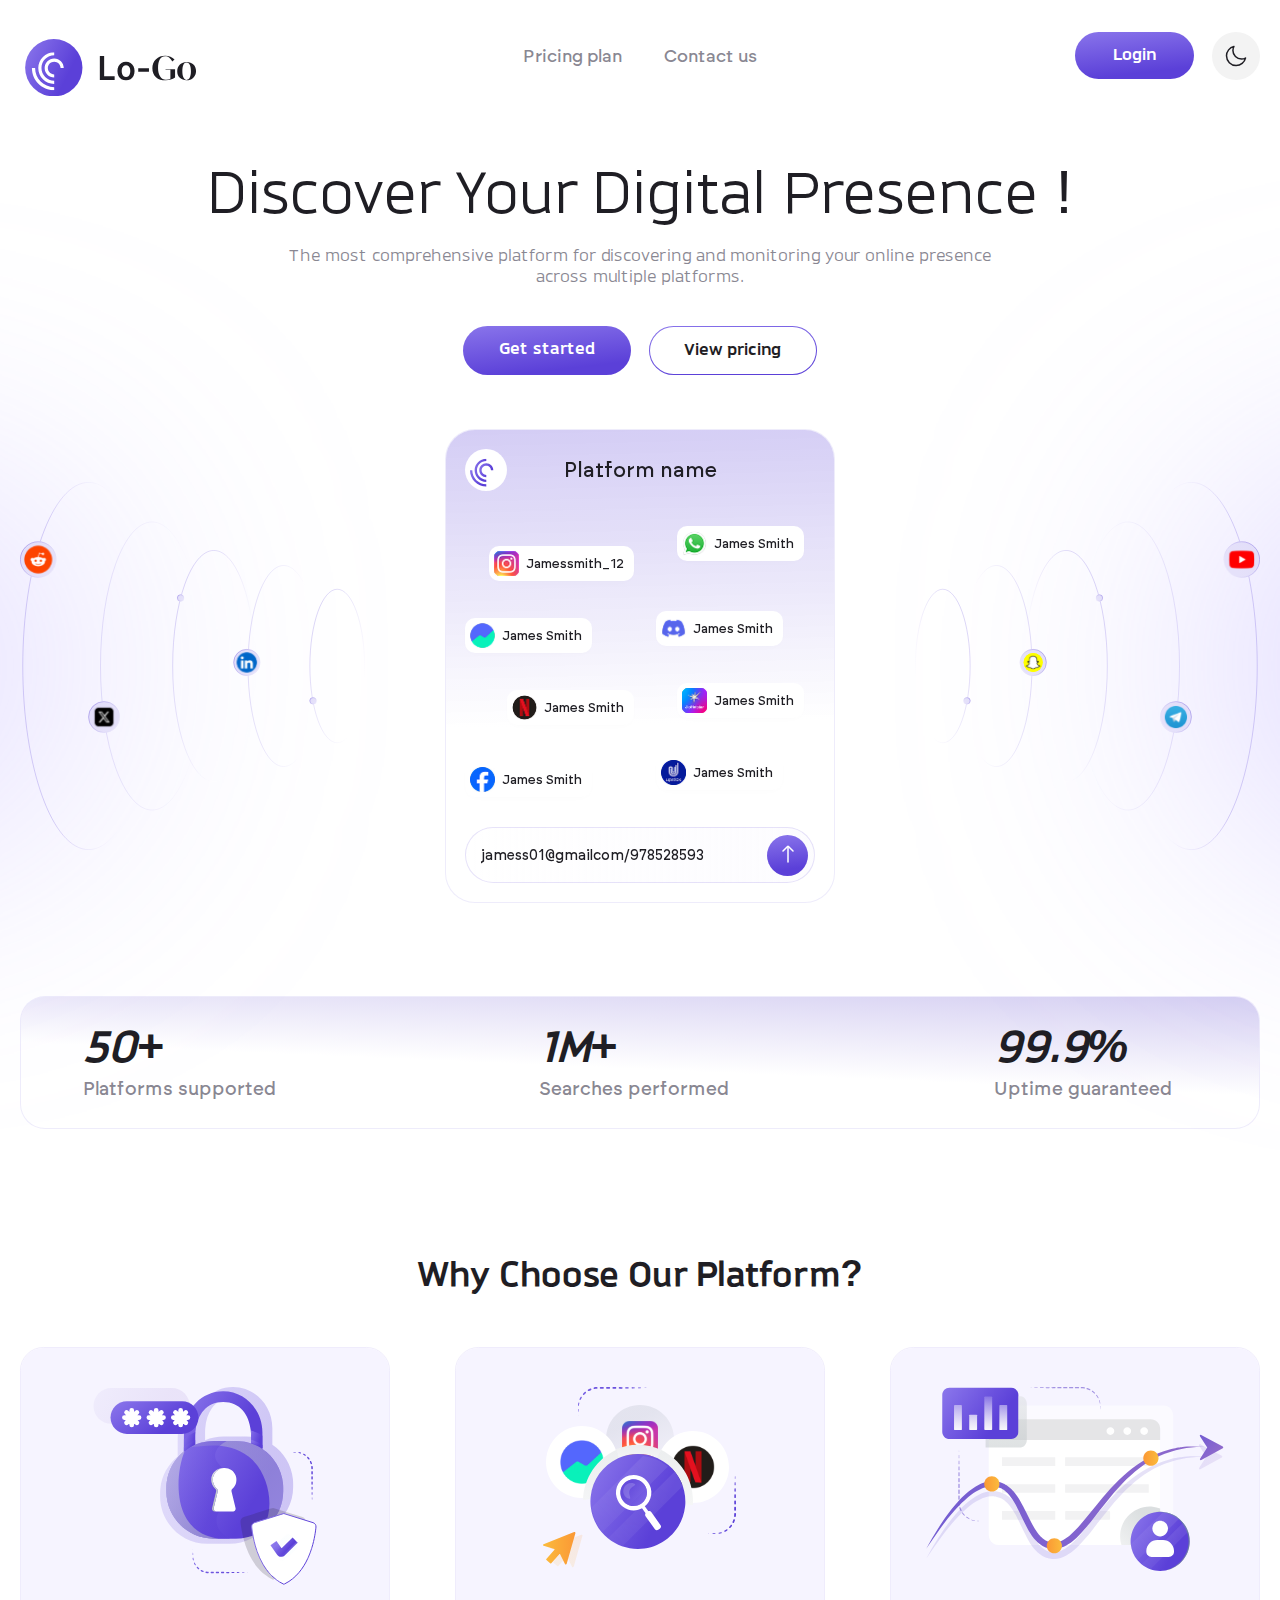
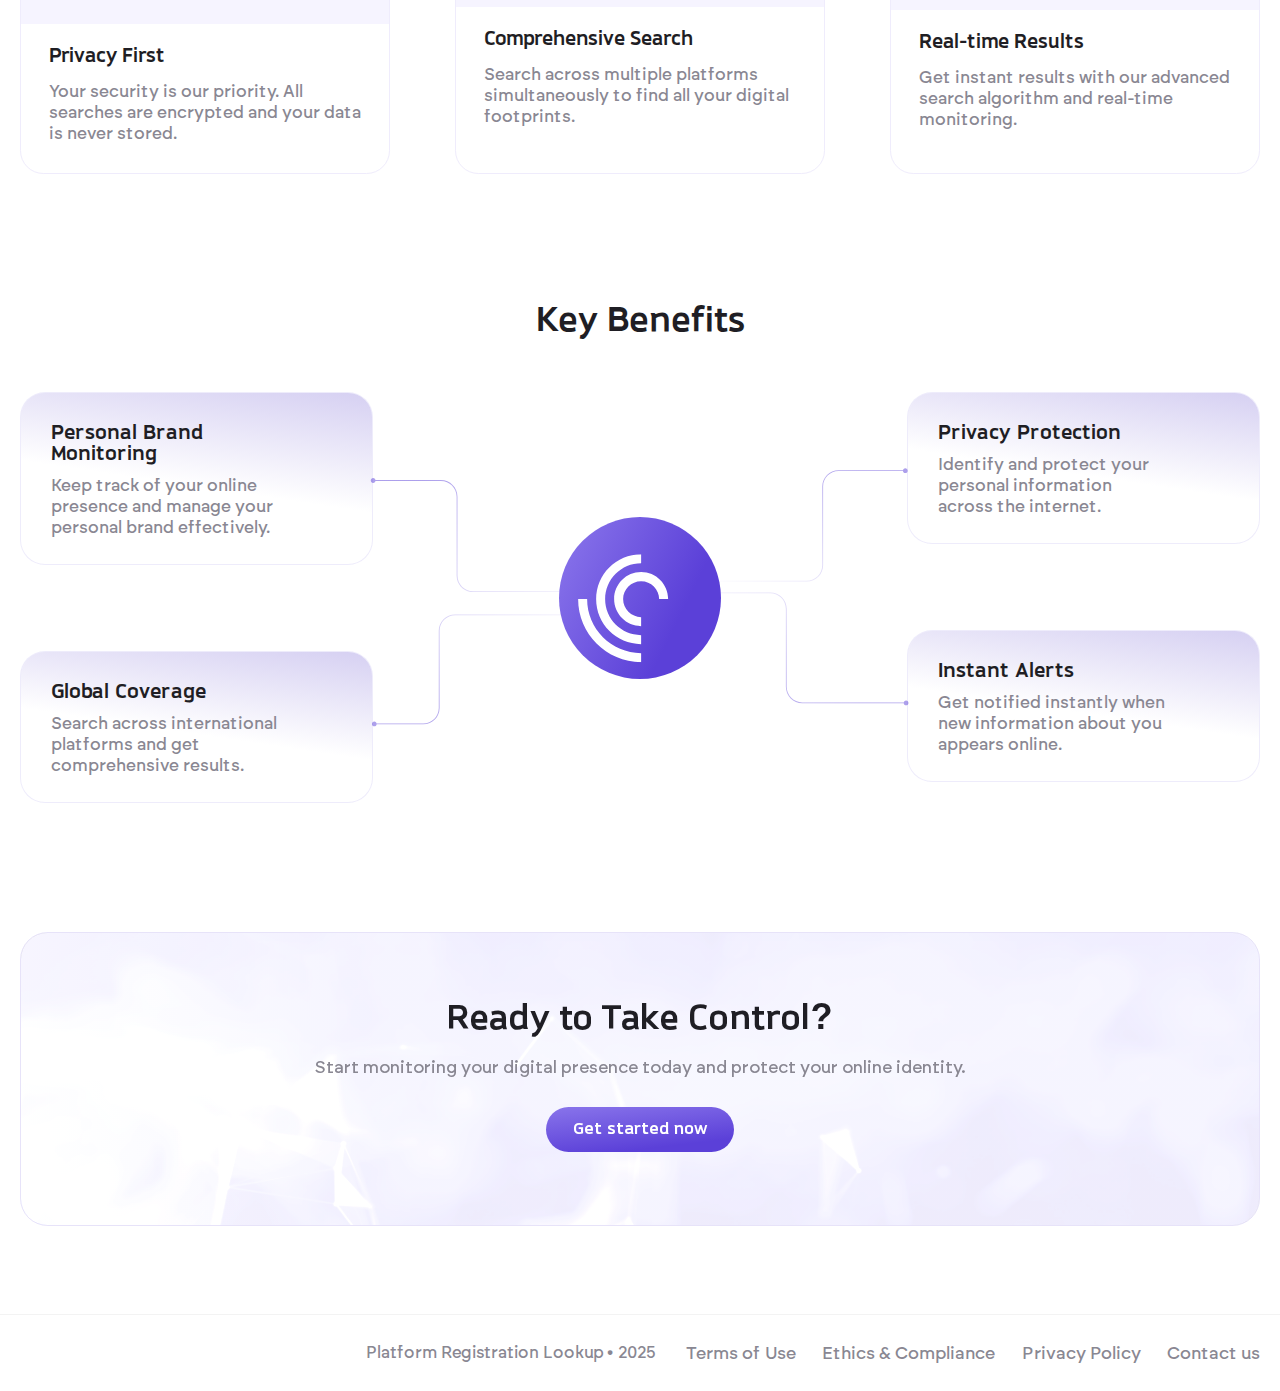
<file: index.html>
<!DOCTYPE html>
<html lang="en">

<head>
    <meta charset="UTF-8">
    <meta http-equiv="X-UA-Compatible" content="IE=edge">
    <meta name="description" content="Lookup">
    <meta name="viewport" content="width=device-width, initial-scale=1.0">
    <link rel="stylesheet" href="css/main-styles.css">
    <title>Lookup</title>
</head>

<body>
    <div class="wrapper">
        <header class="header">
            <div class="header__container">
                <a href="/" class="header__logo" aria-label="link to homepage">
                    <svg>
                        <use xlink:href='img/icons/icons-sprite.svg#main-logo'></use>
                    </svg>
                </a>
                <nav class='header-menu'>
                    <ul class='header-menu__list'>
                        <li class='header-menu__item'>
                            <a href='pricing.html' class='header-menu__link'><span>Pricing plan</span></a>
                        </li>
                        <li class='header-menu__item'>
                            <a href='' class='header-menu__link'><span>Contact us</span></a>
                        </li>
                    </ul>
                </nav>
                <div class="header__actions actions-header">
                    <a href="" class="actions-header__button button button-alt"><span>Login</span></a>
                    <button type="button" class="actions-header__theme-switcher" data-theme="light-mode">
                        <span class="actions-header__dark-icon">
                            <svg>
                                <use xlink:href='img/icons/icons-sprite.svg#theme-icon-dark'></use>
                            </svg>
                        </span>
                        <span class="actions-header__light-icon">
                            <svg>
                                <use xlink:href='img/icons/icons-sprite.svg#theme-icon-light'></use>
                            </svg>
                        </span>
                    </button>
                </div>
            </div>
        </header>
        <main class="page">
            <section class="hero">
                <div class="hero__container">
                    <div class="hero__info">
                        <h1 class="hero__title">
                            Discover Your Digital Presence !
                        </h1>
                        <div class="hero__subtitle">
                            The most comprehensive platform for discovering and monitoring your online presence across
                            multiple platforms.
                        </div>
                        <div class="hero__buttons">
                            <a href="#" class="hero__button button">
                                <span>Get started</span>
                            </a>
                            <a href="#"
                                class="hero__button hero__button-transparent border-gradient button button-transparent">
                                <span>View pricing</span>
                            </a>
                        </div>
                    </div>
                    <div class="hero__content content-hero">
                        <div class="content-hero__decor">
                            <picture class="content-hero__picture dark-hide">
                                <source media="(max-width: 61.9988rem)" class="content-hero__mobile"
                                    srcset="img/homepage/hero/hero__decor_03.svg">
                                <img draggable="false" src="img/homepage/hero/hero__decor_01.svg"
                                    alt="content-hero desktop" class="content-hero__desktop">

                            </picture>
                            <picture class="content-hero__picture light-hide">
                                <source media="(max-width: 61.9988rem)" class="content-hero__mobile"
                                    srcset="img/homepage/hero/hero__decor_07.svg">
                                <img draggable="false" src="img/homepage/hero/hero__decor_05.svg"
                                    alt="content-hero desktop" class="content-hero__desktop">
                            </picture>
                        </div>
                        <div class="content-hero__body dark-blur">
                            <div class="content-hero__header">
                                <div class="content-hero__logo">
                                    <img src="img/main/logo-Purple.svg" alt="logo">
                                </div>
                                <h2 class="content-hero__title">
                                    Platform name
                                </h2>
                            </div>
                            <div class="content-hero__items">
                                <div class="content-hero__item">
                                    <div class="content-hero__wrapper">
                                        <div class="content-hero__icon">
                                            <img src="img/main/socials/social_01.png" alt="social">
                                        </div>
                                        <div class="content-hero__name">
                                            Jamessmith_12
                                        </div>
                                    </div>
                                </div>
                                <div class="content-hero__item">
                                    <div class="content-hero__wrapper">
                                        <div class="content-hero__icon">
                                            <img src="img/main/socials/social_02.png" alt="social">
                                        </div>
                                        <div class="content-hero__name">
                                            James Smith
                                        </div>
                                    </div>
                                </div>
                                <div class="content-hero__item">
                                    <div class="content-hero__wrapper">
                                        <div class="content-hero__icon">
                                            <img src="img/main/socials/social_03.png" alt="social">
                                        </div>
                                        <div class="content-hero__name">
                                            James Smith
                                        </div>
                                    </div>
                                </div>
                                <div class="content-hero__item">
                                    <div class="content-hero__wrapper">
                                        <div class="content-hero__icon">
                                            <img src="img/main/socials/social_04.png" alt="social">
                                        </div>
                                        <div class="content-hero__name">
                                            James Smith
                                        </div>
                                    </div>
                                </div>
                                <div class="content-hero__item">
                                    <div class="content-hero__wrapper">
                                        <div class="content-hero__icon">
                                            <img src="img/main/socials/social_05.png" alt="social">
                                        </div>
                                        <div class="content-hero__name">
                                            James Smith
                                        </div>
                                    </div>
                                </div>
                                <div class="content-hero__item">
                                    <div class="content-hero__wrapper">
                                        <div class="content-hero__icon">
                                            <img src="img/main/socials/social_06.png" alt="social">
                                        </div>
                                        <div class="content-hero__name">
                                            James Smith
                                        </div>
                                    </div>
                                </div>
                                <div class="content-hero__item">
                                    <div class="content-hero__wrapper">
                                        <div class="content-hero__icon">
                                            <img src="img/main/socials/social_07.png" alt="social">
                                        </div>
                                        <div class="content-hero__name">
                                            James Smith
                                        </div>
                                    </div>
                                </div>
                                <div class="content-hero__item">
                                    <div class="content-hero__wrapper">
                                        <div class="content-hero__icon">
                                            <img src="img/main/socials/social_08.png" alt="social">
                                        </div>
                                        <div class="content-hero__name">
                                            James Smith
                                        </div>
                                    </div>
                                </div>
                            </div>
                            <div class="content-hero__footer">
                                <form action="#" class="content-hero__form">
                                    <input id="user-name" value="jamess01@gmailcom/978528593" type="text"
                                        class="content-hero__input">
                                    <button class="content-hero__button button button-alt" type="submit"
                                        aria-label="serch your profiles">
                                        <span>
                                            <svg>
                                                <use xlink:href='img/icons/icons-sprite.svg#button-arrow-up'></use>
                                            </svg>
                                        </span>
                                    </button>
                                </form>
                            </div>
                        </div>
                        <div class="content-hero__decor">
                            <picture class="content-hero__picture dark-hide">
                                <source media="(max-width: 61.9988rem)" class="content-hero__mobile"
                                    srcset="img/homepage/hero/hero__decor_04.svg">
                                <img draggable="false" src="img/homepage/hero/hero__decor_02.svg"
                                    alt="content-hero desktop" class="content-hero__desktop">
                            </picture>
                            <picture class="content-hero__picture light-hide">
                                <source media="(max-width: 61.9988rem)" class="content-hero__mobile" srcset="img/homepage/hero/hero__decor_08.svg">
                                <img draggable="false" src="img/homepage/hero/hero__decor_06.svg" alt="content-hero desktop"
                                    class="content-hero__desktop">
                            </picture>
                        </div>
                    </div>
                    <div class="hero__footer footer-hero">
                        <dl class="footer-hero__item">
                            <dt class="footer-hero__value">
                                50+
                            </dt>
                            <dd class="footer-hero__description">
                                Platforms supported
                            </dd>
                        </dl>
                        <dl class="footer-hero__item">
                            <dt class="footer-hero__value">
                                1M+
                            </dt>
                            <dd class="footer-hero__description">
                                Searches performed
                            </dd>
                        </dl>
                        <dl class="footer-hero__item">
                            <dt class="footer-hero__value">
                                99.9%
                            </dt>
                            <dd class="footer-hero__description">
                                Uptime guaranteed
                            </dd>
                        </dl>
                    </div>
                </div>
            </section>
            <section class="why-we">
                <div class="why-we__container">
                    <h2 class="why-we__title title">
                        Why Choose Our Platform?
                    </h2>
                    <div class="why-we__items">
                        <div class="why-we__item">
                            <div class="why-we__image">
                                <img src="img/homepage/why-we/why-we__image_01.svg" alt="why-we image">
                            </div>
                            <div class="why-we__footer">
                                <h3 class="why-we__label">
                                    Privacy First
                                </h3>
                                <div class="why-we__text">
                                    Your security is our priority. All searches are encrypted and your data is never
                                    stored.
                                </div>
                            </div>
                        </div>
                        <div class="why-we__item">
                            <div class="why-we__image">
                                <img src="img/homepage/why-we/why-we__image_02.svg" alt="why-we image">
                            </div>
                            <div class="why-we__footer">
                                <h3 class="why-we__label">
                                    Comprehensive Search
                                </h3>
                                <div class="why-we__text">
                                    Search across multiple platforms simultaneously to find all your digital footprints.
                                </div>
                            </div>
                        </div>
                        <div class="why-we__item">
                            <div class="why-we__image">
                                <img src="img/homepage/why-we/why-we__image_03.svg" alt="why-we image">
                            </div>
                            <div class="why-we__footer">
                                <h3 class="why-we__label">
                                    Real-time Results
                                </h3>
                                <div class="why-we__text">
                                    Get instant results with our advanced search algorithm and real-time monitoring.
                                </div>
                            </div>
                        </div>
                    </div>
                </div>
            </section>
            <section class="benefits">
                <div class="benefits__container">
                    <h2 class="benefits__title title">
                        Key Benefits
                    </h2>
                    <div class="benefits__body">
                        <div class="benefits__columns benefits__columns-01">
                            <div class="benefits__column benefits__column-01">
                                <h3 class="benefits__label">
                                    Personal Brand Monitoring
                                </h3>
                                <div class="benefits__text">
                                    Keep track of your online presence and manage your personal brand effectively.
                                </div>
                            </div>
                            <div class="benefits__column benefits__column-02">
                                <h3 class="benefits__label">
                                    Global Coverage
                                </h3>
                                <div class="benefits__text">
                                    Search across international platforms and get comprehensive results.
                                </div>
                            </div>
                        </div>
                        <div class="benefits__decor">
                            <img src="img/main/logo-circle.svg" loading="lazy" alt="logo">
                        </div>
                        <div class="benefits__columns benefits__columns-02">
                            <div class="benefits__column benefits__column-03">
                                <h3 class="benefits__label">
                                    Privacy Protection
                                </h3>
                                <div class="benefits__text">
                                    Identify and protect your personal information across the internet.
                                </div>
                            </div>
                            <div class="benefits__column benefits__column-04">
                                <h3 class="benefits__label">
                                    Instant Alerts
                                </h3>
                                <div class="benefits__text">
                                    Get notified instantly when new information about you appears online.
                                </div>
                            </div>
                        </div>
                    </div>
                </div>
            </section>
            <section class="get-started">
                <div class="get-started__container">
                    <div class="get-started__body">
                        <h2 class="get-started__title title">
                            Ready to Take Control?
                        </h2>
                        <div class="get-started__subtitle">
                            Start monitoring your digital presence today and protect your online identity.
                        </div>
                        <a href="#" class="get-started__button button">
                            <span>Get started now</span>
                        </a>
                    </div>
                </div>
            </section>
        </main>
        <footer class="footer">
            <div class="footer__container">
                <div class="footer__copy">
                    Platform Registration Lookup • 2025
                </div>
                <nav class='footer-menu'>
                    <ul class='footer-menu__list'>
                        <li class='footer-menu__item'>
                            <a href='' class='footer-menu__link'>Terms of Use</a>
                        </li>
                        <li class='footer-menu__item'>
                            <a href='' class='footer-menu__link'>Ethics & Compliance</a>
                        </li>
                        <li class='footer-menu__item'>
                            <a href='' class='footer-menu__link'>Privacy Policy</a>
                        </li>
                        <li class='footer-menu__item'>
                            <a href='' class='footer-menu__link'>Contact us</a>
                        </li>
                    </ul>
                </nav>
            </div>
        </footer>

    </div>
    <script src="js/script.js"></script>
</body>

</html>
</file>
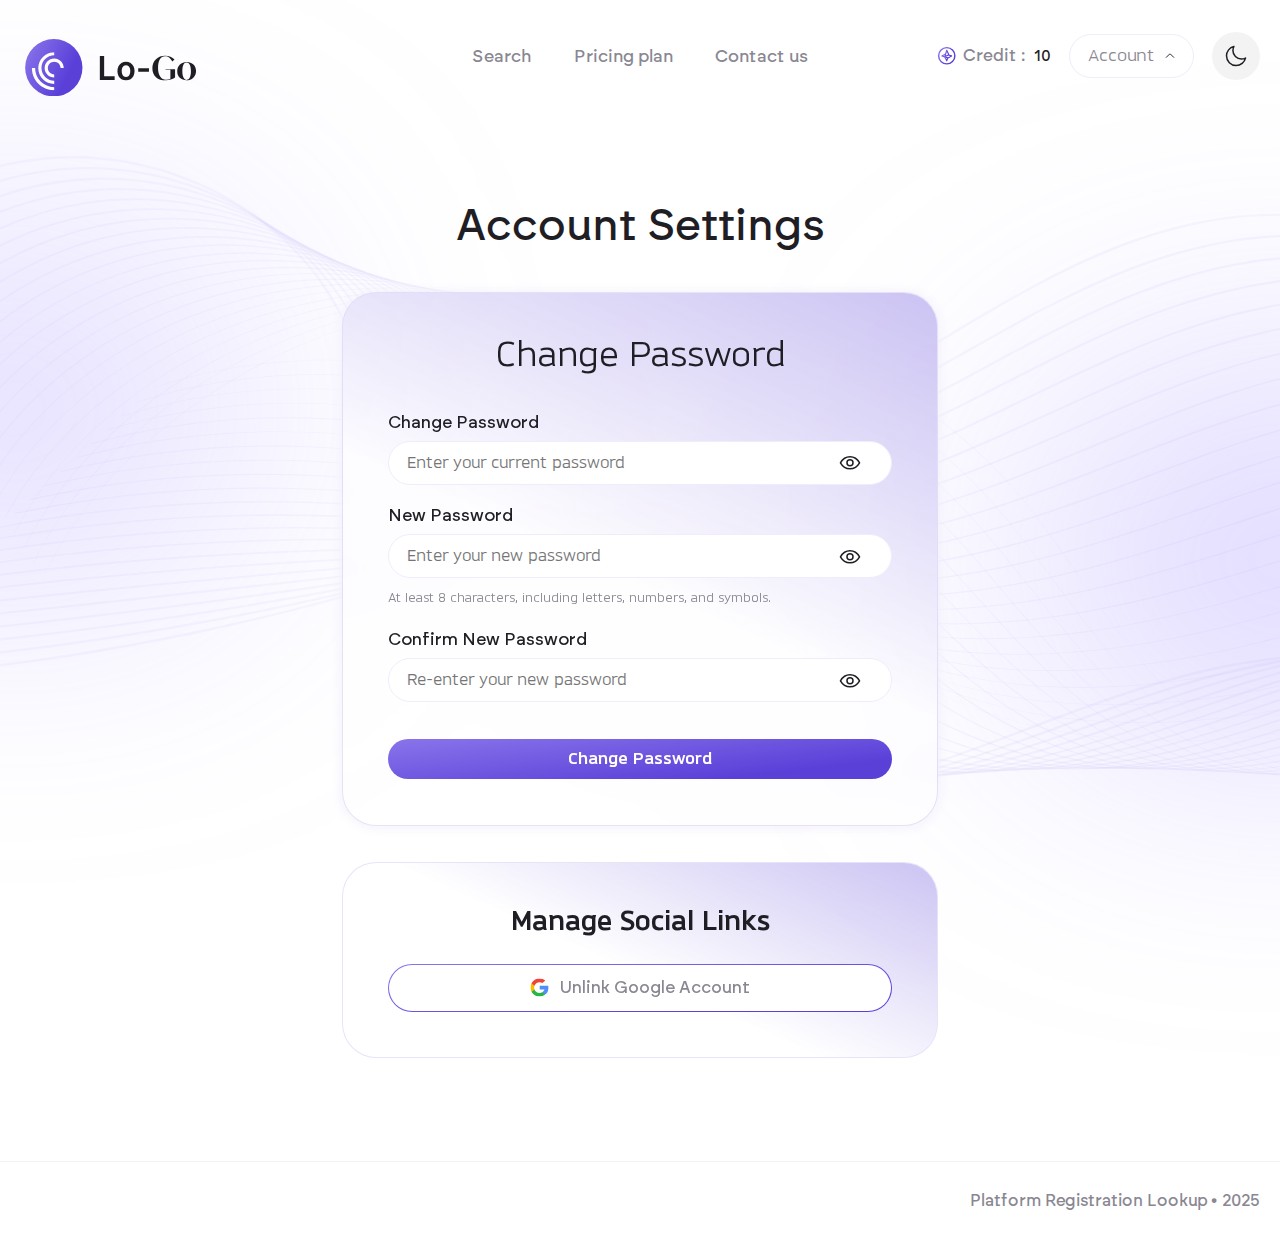
<file: account-setting.html>
<!DOCTYPE html>
<html lang="en">

<head>
    <meta charset="UTF-8">
    <meta http-equiv="X-UA-Compatible" content="IE=edge">
    <meta name="description" content="Lookup">
    <meta name="viewport" content="width=device-width, initial-scale=1.0">
    <link rel="stylesheet" href="css/main-styles.css">

    <title>Lookup</title>
</head>

<body>
    <div class="wrapper">
        <header class="header">
            <div class="header__container">
                <a href="/" class="header__logo" aria-label="link to homepage">
                    <svg>
                        <use xlink:href='img/icons/icons-sprite.svg#main-logo'></use>
                    </svg>
                </a>
                <nav class='header-menu'>
                    <ul class='header-menu__list'>
                        <li class='header-menu__item'>
                            <a href='' class='header-menu__link '><span>Search</span></a>
                        </li>
                        <li class='header-menu__item'>
                            <a href='pricing.html' class='header-menu__link'><span>Pricing plan</span></a>
                        </li>
                        <li class='header-menu__item'>
                            <a href='' class='header-menu__link '><span>Contact us</span></a>
                        </li>

                    </ul>
                </nav>
                <div class="header__actions actions-header">
                    <div class="actions-header__mobile-menu mobile-menu-actions">
                        <ul class="mobile-menu-actions__list">
                            <li class="mobile-menu-actions__item">
                                <a href="" class="mobile-menu-actions__link">
                                    Account
                                </a>
                            </li>
                            <li class="mobile-menu-actions__item">
                                <a href="" class="mobile-menu-actions__link">
                                    Settings
                                </a>
                            </li>
                            <li class="mobile-menu-actions__item">
                                <a href="" class="mobile-menu-actions__link">
                                    Invoice
                                </a>
                            </li>
                            <li class="mobile-menu-actions__item">
                                <a href="" class="mobile-menu-actions__link">
                                    Logout
                                </a>
                            </li>
                        </ul>
                    </div>
                    <div class="actions-header__credits credits">
                        <div class="credits__icon">
                            <svg>
                                <use xlink:href='img/icons/icons-sprite.svg#credits-icon'></use>
                            </svg>
                        </div>
                        <div class="credits__info">
                            <div class="credits__name">Credit :</div>
                            <div class="credits__value">10</div>
                        </div>
                    </div>
                    <div class="actions-header__select select" data-select-menu>
                        <button class="select__header" type="button" aria-label="settings" data-select-menu-button>
                            <span class="select__value" data-select-menu-value>Account</span>
                            <span class="select__icon">
                                <svg>
                                    <use xlink:href='img/icons/icons-sprite.svg#arrow-spoiler'></use>
                                </svg>
                            </span>
                        </button>
                        <ul class="select__body" data-select-menu-drop-down>
                            <li class="select__item" data-select-menu-option><a href=""
                                    class="select__link"><span>Settings</span></a></li>
                            <li class="select__item" data-select-menu-option><a href=""
                                    class="select__link"><span>Invoice</span></a></li>
                            <li class="select__item" data-select-menu-option><a href=""
                                    class="select__link"><span>Logout</span></a></li>
                        </ul>
                    </div>
                    <button type="button" class="actions-header__theme-switcher" data-theme="light-mode">
                        <span class="actions-header__dark-icon">
                            <svg>
                                <use xlink:href='img/icons/icons-sprite.svg#theme-icon-dark'></use>
                            </svg>
                        </span>
                        <span class="actions-header__light-icon">
                            <svg>
                                <use xlink:href='img/icons/icons-sprite.svg#theme-icon-light'></use>
                            </svg>
                        </span>
                    </button>
                    <button class='burger-menu'>
                        <span class="burger-menu__body">
                            <span class='burger-menu__line burger-menu__line_1'></span>
                            <span class='burger-menu__line burger-menu__line_2'></span>
                            <span class='burger-menu__line burger-menu__line_3'></span>
                        </span>
                    </button>
                </div>

            </div>
        </header>
        <main class="page">
            <section class="account-setting-hero decor">
                <div class="decor__wrapper">
                    <img class="decor__desctop" src="img/main/decor-spiral.svg" alt="decor-spiral">
                    <img class="decor__mobile" src="img/main/decor-spiral-mobile.svg" alt="decor-spiral">
                </div>
                <div class="account-setting-hero__container">
                    <h1 class="account-setting-hero__title title title-hero">
                        Account Settings
                    </h1>
                    <div class="account-setting-hero__body">
                        <h2 class="account-setting-hero__caption">
                            Change Password
                        </h2>
                        <form action="#" class="account-setting-hero__form">
                            <div class="account-setting-hero__items">
                                <div class="account-setting-hero__item">
                                    <label for="current-password" class="account-setting-hero__label">Change
                                        Password</label>
                                    <div class="account-setting-hero__password">
                                        <input type="text" id="current-password" name="current-password"
                                            placeholder="Enter your current password"
                                            class="account-setting-hero__input input">
                                        <button data-pass-button type="button" aria-label="show and hide password"
                                            class="account-setting-hero__pass-button">
                                            <span class="account-setting-hero__icon-visible">
                                                <svg>
                                                    <use xlink:href='img/icons/icons-sprite.svg#password-icon-visible'>
                                                    </use>
                                                </svg>
                                            </span>
                                            <span class="account-setting-hero__icon-invisible">
                                                <svg>
                                                    <use
                                                        xlink:href='img/icons/icons-sprite.svg#password-icon-invisible'>
                                                    </use>
                                                </svg>
                                            </span>
                                        </button>
                                    </div>
                                </div>
                                <div class="account-setting-hero__item">
                                    <label for="new-password" class="account-setting-hero__label">New Password</label>
                                    <div class="account-setting-hero__password" data-pass>
                                        <input data-pass-input type="password" id="new-password" autocomplete="on"
                                            name="new-password" placeholder="Enter your new password"
                                            class="account-setting-hero__input input">
                                        <button data-pass-button type="button" aria-label="show and hide password"
                                            class="account-setting-hero__pass-button">
                                            <span class="account-setting-hero__icon-visible">
                                                <svg>
                                                    <use xlink:href='img/icons/icons-sprite.svg#password-icon-visible'>
                                                    </use>
                                                </svg>
                                            </span>
                                            <span class="account-setting-hero__icon-invisible">
                                                <svg>
                                                    <use
                                                        xlink:href='img/icons/icons-sprite.svg#password-icon-invisible'>
                                                    </use>
                                                </svg>
                                            </span>
                                        </button>
                                    </div>
                                    <div class="account-setting-hero__disclaimer">
                                        At least 8 characters, including letters, numbers, and symbols.
                                    </div>
                                </div>
                                <div class="account-setting-hero__item">
                                    <label for="confirm-new-password" class="account-setting-hero__label">Confirm New
                                        Password</label>
                                    <div class="account-setting-hero__password" data-pass>
                                        <input data-pass-input type="password" autocomplete="on"
                                            id="confirm-new-password" name="confirm-new-password"
                                            placeholder="Re-enter your new password"
                                            class="account-setting-hero__input input">
                                        <button data-pass-button type="button" aria-label="show and hide password"
                                            class="account-setting-hero__pass-button">
                                            <span class="account-setting-hero__icon-visible">
                                                <svg>
                                                    <use xlink:href='img/icons/icons-sprite.svg#password-icon-visible'>
                                                    </use>
                                                </svg>
                                            </span>
                                            <span class="account-setting-hero__icon-invisible">
                                                <svg>
                                                    <use
                                                        xlink:href='img/icons/icons-sprite.svg#password-icon-invisible'>
                                                    </use>
                                                </svg>
                                            </span>
                                        </button>
                                    </div>
                                </div>
                            </div>

                            <button type="submit" class="account-setting-hero__button button "><span>Change
                                    Password</span></button>
                        </form>
                    </div>
                    <div class="account-hero-footer">
                        <h2 class="account-hero-footer__title">
                            Manage Social Links
                        </h2>
                        <a href="#" class="account-hero-footer__link border-gradient ">
                            <span class="account-hero-footer__icon">
                                <svg>
                                    <use xlink:href='img/icons/icons-sprite.svg#google-icon'></use>
                                </svg>
                            </span>
                            <span class="account-hero-footer__text">
                                Unlink Google Account
                            </span>
                        </a>
                    </div>
                </div>
            </section>

        </main>
        <footer class="footer">
            <div class="footer__container">
                <div class="footer__copy">
                    Platform Registration Lookup • 2025
                </div>
            </div>
        </footer>

    </div>
    <script src="js/script.js"></script>
</body>

</html>
</file>
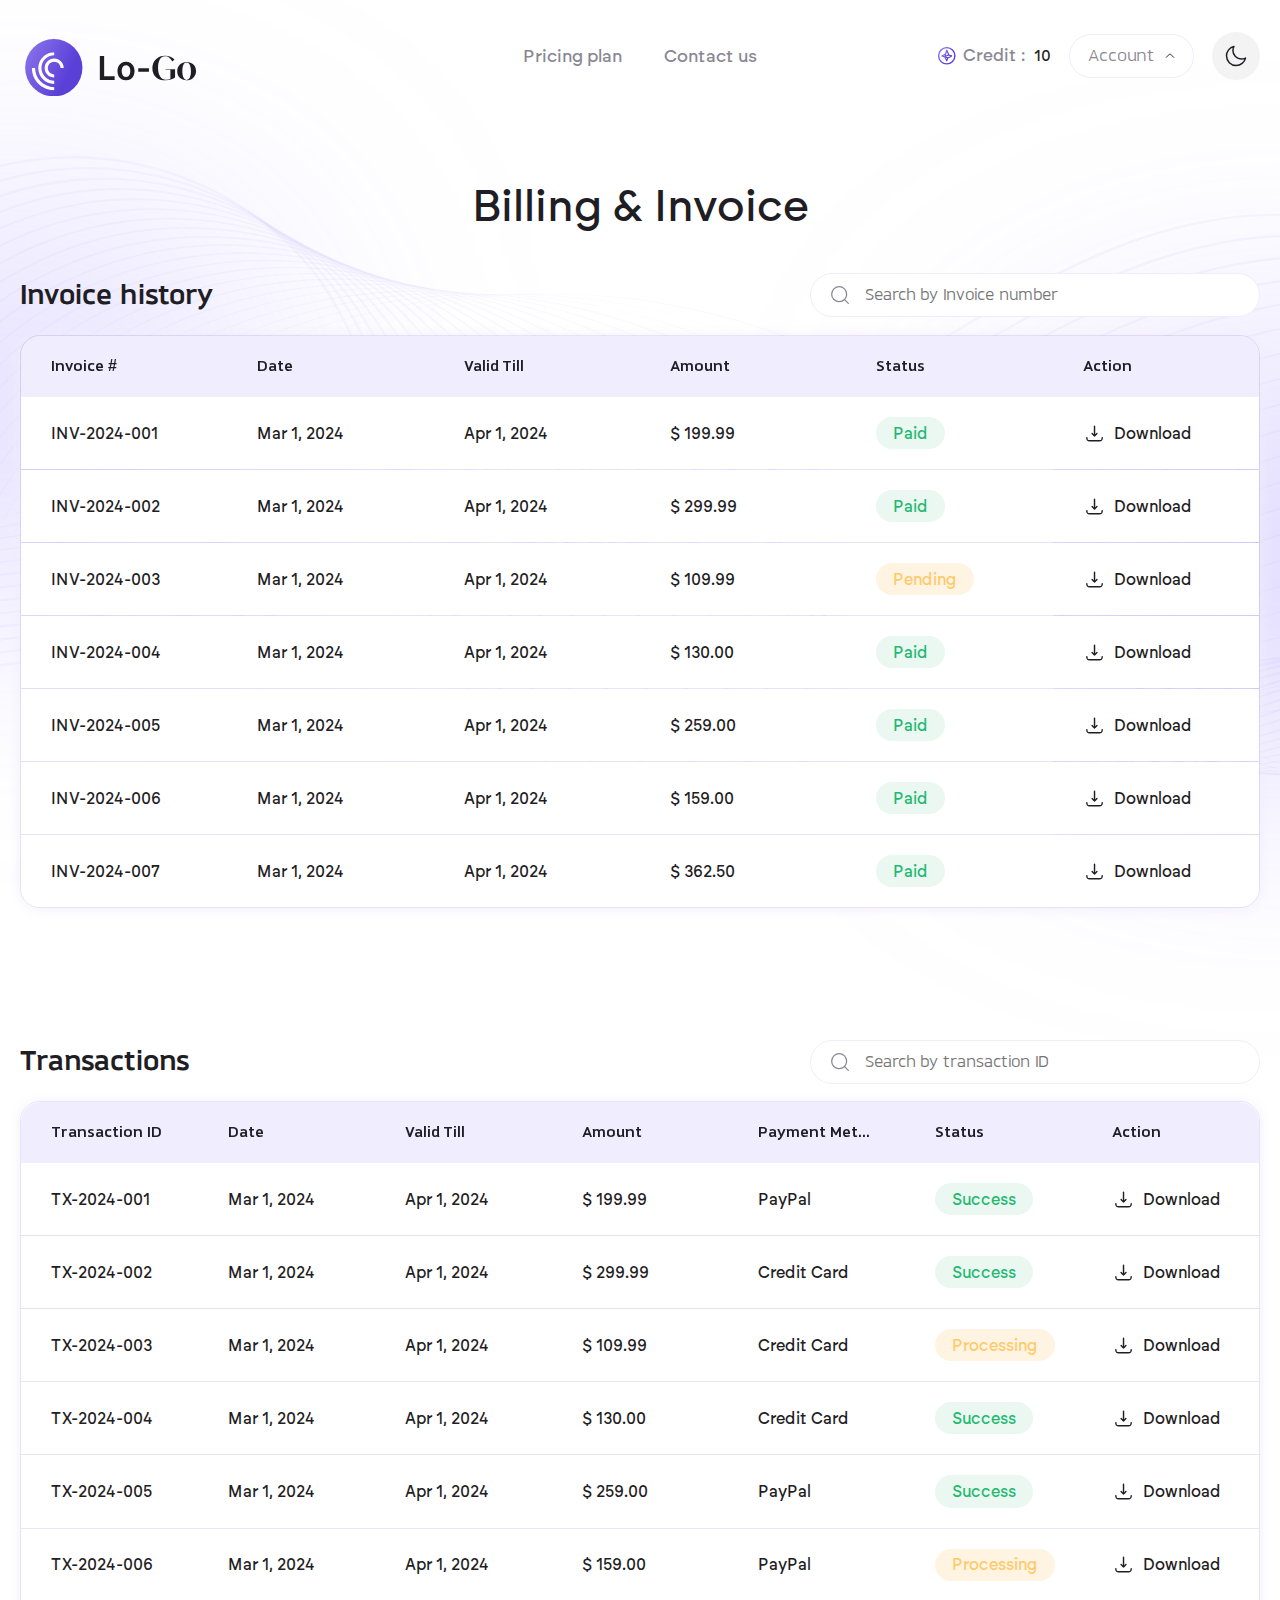
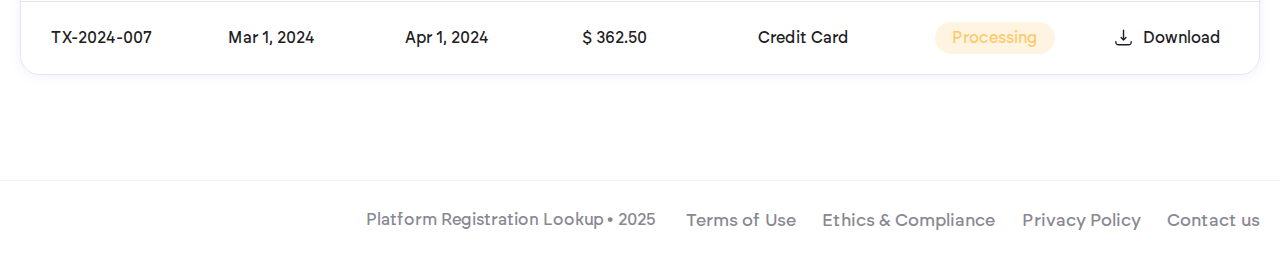
<file: billing-invoice.html>
<!DOCTYPE html>
<html lang="en">

<head>
    <meta charset="UTF-8">
    <meta http-equiv="X-UA-Compatible" content="IE=edge">
    <meta name="description" content="Lookup">
    <meta name="viewport" content="width=device-width, initial-scale=1.0">
    <link rel="stylesheet" href="css/main-styles.css">
    <title>Lookup</title>
</head>

<body>
    <div class="wrapper">
        <header class="header">
            <div class="header__container">
                <a href="/" class="header__logo" aria-label="link to homepage">
                    <svg>
                        <use xlink:href='img/icons/icons-sprite.svg#main-logo'></use>
                    </svg>
                </a>
                <nav class='header-menu'>
                    <ul class='header-menu__list'>
                        <li class='header-menu__item'>
                            <a href='pricing.html' class='header-menu__link'><span>Pricing plan</span></a>
                        </li>
                        <li class='header-menu__item'>
                            <a href='' class='header-menu__link '><span>Contact us</span></a>
                        </li>
                    </ul>
                </nav>
                <div class="header__actions actions-header">
                    <div class="actions-header__mobile-menu mobile-menu-actions">
                        <ul class="mobile-menu-actions__list">
                            <li class="mobile-menu-actions__item">
                                <a href="" class="mobile-menu-actions__link">
                                    Account
                                </a>
                            </li>
                            <li class="mobile-menu-actions__item">
                                <a href="" class="mobile-menu-actions__link">
                                    Settings
                                </a>
                            </li>
                            <li class="mobile-menu-actions__item">
                                <a href="" class="mobile-menu-actions__link">
                                    Invoice
                                </a>
                            </li>
                            <li class="mobile-menu-actions__item">
                                <a href="" class="mobile-menu-actions__link">
                                    Logout
                                </a>
                            </li>
                        </ul>
                    </div>
                    <div class="actions-header__credits credits">
                        <div class="credits__icon">
                            <svg>
                                <use xlink:href='img/icons/icons-sprite.svg#credits-icon'></use>
                            </svg>
                        </div>
                        <div class="credits__info">
                            <div class="credits__name">Credit :</div>
                            <div class="credits__value">10</div>
                        </div>
                    </div>
                    <div class="actions-header__select select" data-select-menu>
                        <button class="select__header" type="button" aria-label="settings" data-select-menu-button>
                            <span class="select__value" data-select-menu-value>Account</span>
                            <span class="select__icon">
                                <svg>
                                    <use xlink:href='img/icons/icons-sprite.svg#arrow-spoiler'></use>
                                </svg>
                            </span>
                        </button>
                        <ul class="select__body" data-select-menu-drop-down>
                            <li class="select__item" data-select-menu-option><a href=""
                                    class="select__link"><span>Settings</span></a></li>
                            <li class="select__item" data-select-menu-option><a href=""
                                    class="select__link"><span>Invoice</span></a></li>
                            <li class="select__item" data-select-menu-option><a href=""
                                    class="select__link"><span>Logout</span></a></li>
                        </ul>
                    </div>
                    <button type="button" class="actions-header__theme-switcher" data-theme="light-mode">
                        <span class="actions-header__dark-icon">
                            <svg>
                                <use xlink:href='img/icons/icons-sprite.svg#theme-icon-dark'></use>
                            </svg>
                        </span>
                        <span class="actions-header__light-icon">
                            <svg>
                                <use xlink:href='img/icons/icons-sprite.svg#theme-icon-light'></use>
                            </svg>
                        </span>
                    </button>
                    <button class='burger-menu'>
                        <span class="burger-menu__body">
                            <span class='burger-menu__line burger-menu__line_1'></span>
                            <span class='burger-menu__line burger-menu__line_2'></span>
                            <span class='burger-menu__line burger-menu__line_3'></span>
                        </span>
                    </button>
                </div>

            </div>
        </header>
        <main class="page">
            <div class="billing-invoice-hero decor">
                <div class="decor__wrapper">
                    <img class="decor__desctop" src="img/main/decor-spiral.svg" alt="decor-spiral">
                    <img class="decor__mobile" src="img/main/decor-spiral-mobile.svg" alt="decor-spiral">
                </div>
                <div class="billing-invoice-hero__container">
                    <h1 class="billing-invoice-hero__title title title-hero">
                        Billing & Invoice
                    </h1>
                    <div class="billing-invoice-hero__content">
                        <div class="billing-invoice-hero__item">
                            <div class="billing-invoice-table">
                                <div class="billing-invoice-table__header">
                                    <h2 class="billing-invoice-table__title">
                                        Invoice history
                                    </h2>
                                    <form action="#" class="billing-invoice-table__form">
                                        <input type="text" placeholder="Search by Invoice number"
                                            class="billing-invoice-table__input input">
                                        <div class="billing-invoice-table__decor">
                                            <svg>
                                                <use xlink:href='img/icons/icons-sprite.svg#search-icon-2'></use>
                                            </svg>
                                        </div>
                                    </form>
                                </div>
                                <div class="billing-invoice-table__body">
                                    <table class="billing-invoice-table__table">
                                        <thead class="billing-invoice-table__thead">
                                            <tr class="billing-invoice-table__tr ">
                                                <th class="billing-invoice-table__th billing-invoice-table__th-invoice">
                                                    Invoice #</th>
                                                <th class="billing-invoice-table__th billing-invoice-table__th-date">
                                                    Date
                                                </th>
                                                <th
                                                    class="billing-invoice-table__th billing-invoice-table__th-valid-till">
                                                    Valid Till</th>
                                                <th class="billing-invoice-table__th billing-invoice-table__th-amout">
                                                    Amount
                                                </th>
                                                <th class="billing-invoice-table__th billing-invoice-table__th-status">
                                                    Status</th>
                                                <th class="billing-invoice-table__th billing-invoice-table__th-action">
                                                    Action</th>
                                            </tr>
                                        </thead>
                                        <tbody class="billing-invoice-table__tbody">
                                            <tr class="billing-invoice-table__tr ">
                                                <td class="billing-invoice-table__td">INV-2024-001</td>
                                                <td class="billing-invoice-table__td">Mar 1, 2024</td>
                                                <td class="billing-invoice-table__td">Apr 1, 2024</td>
                                                <td class="billing-invoice-table__td">$ 199.99</td>
                                                <td class="billing-invoice-table__td">
                                                    <span class="billing-invoice-table__paid">Paid</span>
                                                </td>
                                                <td class="billing-invoice-table__td ">
                                                    <a href="" class="billing-invoice-table__download">
                                                        <div class="billing-invoice-table__icon">
                                                            <svg>
                                                                <use
                                                                    xlink:href='img/icons/icons-sprite.svg#download-icon'>
                                                                </use>
                                                            </svg>
                                                        </div>
                                                        <div class="billing-invoice-table__text">
                                                            Download
                                                        </div>
                                                    </a>
                                                </td>
                                            </tr>
                                            <tr class="billing-invoice-table__tr ">
                                                <td class="billing-invoice-table__td">INV-2024-002</td>
                                                <td class="billing-invoice-table__td">Mar 1, 2024</td>
                                                <td class="billing-invoice-table__td">Apr 1, 2024</td>
                                                <td class="billing-invoice-table__td">$ 299.99</td>
                                                <td class="billing-invoice-table__td">
                                                    <span class="billing-invoice-table__paid">Paid</span>
                                                </td>
                                                <td class="billing-invoice-table__td ">
                                                    <a href="" class="billing-invoice-table__download">
                                                        <div class="billing-invoice-table__icon">
                                                            <svg>
                                                                <use
                                                                    xlink:href='img/icons/icons-sprite.svg#download-icon'>
                                                                </use>
                                                            </svg>
                                                        </div>
                                                        <div class="billing-invoice-table__text">
                                                            Download
                                                        </div>
                                                    </a>
                                                </td>
                                            </tr>
                                            <tr class="billing-invoice-table__tr ">
                                                <td class="billing-invoice-table__td">INV-2024-003</td>
                                                <td class="billing-invoice-table__td">Mar 1, 2024</td>
                                                <td class="billing-invoice-table__td">Apr 1, 2024</td>
                                                <td class="billing-invoice-table__td">$ 109.99</td>
                                                <td class="billing-invoice-table__td">
                                                    <span class="billing-invoice-table__pending">Pending</span>
                                                </td>
                                                <td class="billing-invoice-table__td ">
                                                    <a href="" class="billing-invoice-table__download">
                                                        <div class="billing-invoice-table__icon">
                                                            <svg>
                                                                <use
                                                                    xlink:href='img/icons/icons-sprite.svg#download-icon'>
                                                                </use>
                                                            </svg>
                                                        </div>
                                                        <div class="billing-invoice-table__text">
                                                            Download
                                                        </div>
                                                    </a>
                                                </td>
                                            </tr>
                                            <tr class="billing-invoice-table__tr ">
                                                <td class="billing-invoice-table__td">INV-2024-004</td>
                                                <td class="billing-invoice-table__td">Mar 1, 2024</td>
                                                <td class="billing-invoice-table__td">Apr 1, 2024</td>
                                                <td class="billing-invoice-table__td">$ 130.00</td>
                                                <td class="billing-invoice-table__td">
                                                    <span class="billing-invoice-table__paid">Paid</span>
                                                </td>
                                                <td class="billing-invoice-table__td ">
                                                    <a href="" class="billing-invoice-table__download">
                                                        <div class="billing-invoice-table__icon">
                                                            <svg>
                                                                <use
                                                                    xlink:href='img/icons/icons-sprite.svg#download-icon'>
                                                                </use>
                                                            </svg>
                                                        </div>
                                                        <div class="billing-invoice-table__text">
                                                            Download
                                                        </div>
                                                    </a>
                                                </td>
                                            </tr>
                                            <tr class="billing-invoice-table__tr ">
                                                <td class="billing-invoice-table__td">INV-2024-005</td>
                                                <td class="billing-invoice-table__td">Mar 1, 2024</td>
                                                <td class="billing-invoice-table__td">Apr 1, 2024</td>
                                                <td class="billing-invoice-table__td">$ 259.00</td>
                                                <td class="billing-invoice-table__td">
                                                    <span class="billing-invoice-table__paid">Paid</span>
                                                </td>
                                                <td class="billing-invoice-table__td ">
                                                    <a href="" class="billing-invoice-table__download">
                                                        <div class="billing-invoice-table__icon">
                                                            <svg>
                                                                <use
                                                                    xlink:href='img/icons/icons-sprite.svg#download-icon'>
                                                                </use>
                                                            </svg>
                                                        </div>
                                                        <div class="billing-invoice-table__text">
                                                            Download
                                                        </div>
                                                    </a>
                                                </td>
                                            </tr>
                                            <tr class="billing-invoice-table__tr ">
                                                <td class="billing-invoice-table__td">INV-2024-006</td>
                                                <td class="billing-invoice-table__td">Mar 1, 2024</td>
                                                <td class="billing-invoice-table__td">Apr 1, 2024</td>
                                                <td class="billing-invoice-table__td">$ 159.00</td>
                                                <td class="billing-invoice-table__td">
                                                    <span class="billing-invoice-table__paid">Paid</span>
                                                </td>
                                                <td class="billing-invoice-table__td ">
                                                    <a href="" class="billing-invoice-table__download">
                                                        <div class="billing-invoice-table__icon">
                                                            <svg>
                                                                <use
                                                                    xlink:href='img/icons/icons-sprite.svg#download-icon'>
                                                                </use>
                                                            </svg>
                                                        </div>
                                                        <div class="billing-invoice-table__text">
                                                            Download
                                                        </div>
                                                    </a>
                                                </td>
                                            </tr>
                                            <tr class="billing-invoice-table__tr ">
                                                <td class="billing-invoice-table__td">INV-2024-007</td>
                                                <td class="billing-invoice-table__td">Mar 1, 2024</td>
                                                <td class="billing-invoice-table__td">Apr 1, 2024</td>
                                                <td class="billing-invoice-table__td">$ 362.50</td>
                                                <td class="billing-invoice-table__td">
                                                    <span class="billing-invoice-table__paid">Paid</span>
                                                </td>
                                                <td class="billing-invoice-table__td ">
                                                    <a href="" class="billing-invoice-table__download">
                                                        <div class="billing-invoice-table__icon">
                                                            <svg>
                                                                <use
                                                                    xlink:href='img/icons/icons-sprite.svg#download-icon'>
                                                                </use>
                                                            </svg>
                                                        </div>
                                                        <div class="billing-invoice-table__text">
                                                            Download
                                                        </div>
                                                    </a>
                                                </td>
                                            </tr>
                                        </tbody>
                                    </table>
                                </div>
                                <div class="billing-table-mobile__body">
                                    <div class="billing-table-mobile__column">
                                        <div class="billing-table-mobile__values">
                                            <div class="billing-table-mobile__row">
                                                <div class="billing-table-mobile__label">
                                                    Invoice #
                                                </div>
                                                <div class="billing-table-mobile__value">
                                                    INV-2024-001
                                                </div>
                                            </div>
                                            <div class="billing-table-mobile__row">
                                                <div class="billing-table-mobile__label">
                                                    Date
                                                </div>
                                                <div class="billing-table-mobile__value">
                                                    Mar 1, 2024
                                                </div>
                                            </div>
                                            <div class="billing-table-mobile__row">
                                                <div class="billing-table-mobile__label">
                                                    Valid Till
                                                </div>
                                                <div class="billing-table-mobile__value">
                                                    Apr 1, 2024
                                                </div>
                                            </div>
                                            <div class="billing-table-mobile__row">
                                                <div class="billing-table-mobile__label">
                                                    Amount
                                                </div>
                                                <div class="billing-table-mobile__value">
                                                    $ 199.99
                                                </div>
                                            </div>
                                            <div class="billing-table-mobile__row">
                                                <div class="billing-table-mobile__label">
                                                    Status
                                                </div>
                                                <div class="billing-table-mobile__value">
                                                    <span class="billing-invoice-table__paid">Paid</span>
                                                </div>
                                            </div>

                                        </div>
                                        <div class="billing-table-mobile__footer">
                                            <a href="" class="billing-table-mobile__download button">
                                                <span class="billing-table-mobile__icon">
                                                    <svg>
                                                        <use xlink:href='img/icons/icons-sprite.svg#download-icon'>
                                                        </use>
                                                    </svg>
                                                </span>
                                                <span class="billing-table-mobile__text">
                                                    Download
                                                </span>
                                            </a>
                                        </div>
                                    </div>
                                    <div class="billing-table-mobile__column">
                                        <div class="billing-table-mobile__values">
                                            <div class="billing-table-mobile__row">
                                                <div class="billing-table-mobile__label">
                                                    Invoice #
                                                </div>
                                                <div class="billing-table-mobile__value">
                                                    INV-2024-002
                                                </div>
                                            </div>
                                            <div class="billing-table-mobile__row">
                                                <div class="billing-table-mobile__label">
                                                    Date
                                                </div>
                                                <div class="billing-table-mobile__value">
                                                    Mar 1, 2024
                                                </div>
                                            </div>
                                            <div class="billing-table-mobile__row">
                                                <div class="billing-table-mobile__label">
                                                    Valid Till
                                                </div>
                                                <div class="billing-table-mobile__value">
                                                    Apr 1, 2024
                                                </div>
                                            </div>
                                            <div class="billing-table-mobile__row">
                                                <div class="billing-table-mobile__label">
                                                    Amount
                                                </div>
                                                <div class="billing-table-mobile__value">
                                                    $ 299.99
                                                </div>
                                            </div>
                                            <div class="billing-table-mobile__row">
                                                <div class="billing-table-mobile__label">
                                                    Status
                                                </div>
                                                <div class="billing-table-mobile__value">
                                                    <span class="billing-invoice-table__paid">Paid</span>
                                                </div>
                                            </div>

                                        </div>
                                        <div class="billing-table-mobile__footer">
                                            <a href="" class="billing-table-mobile__download button">
                                                <span class="billing-table-mobile__icon">
                                                    <svg>
                                                        <use xlink:href='img/icons/icons-sprite.svg#download-icon'>
                                                        </use>
                                                    </svg>
                                                </span>
                                                <span class="billing-table-mobile__text">
                                                    Download
                                                </span>
                                            </a>
                                        </div>
                                    </div>
                                    <div class="billing-table-mobile__column">
                                        <div class="billing-table-mobile__values">
                                            <div class="billing-table-mobile__row">
                                                <div class="billing-table-mobile__label">
                                                    Invoice #
                                                </div>
                                                <div class="billing-table-mobile__value">
                                                    INV-2024-003
                                                </div>
                                            </div>
                                            <div class="billing-table-mobile__row">
                                                <div class="billing-table-mobile__label">
                                                    Date
                                                </div>
                                                <div class="billing-table-mobile__value">
                                                    Mar 1, 2024
                                                </div>
                                            </div>
                                            <div class="billing-table-mobile__row">
                                                <div class="billing-table-mobile__label">
                                                    Valid Till
                                                </div>
                                                <div class="billing-table-mobile__value">
                                                    Apr 1, 2024
                                                </div>
                                            </div>
                                            <div class="billing-table-mobile__row">
                                                <div class="billing-table-mobile__label">
                                                    Amount
                                                </div>
                                                <div class="billing-table-mobile__value">
                                                    $ 109.99
                                                </div>
                                            </div>
                                            <div class="billing-table-mobile__row">
                                                <div class="billing-table-mobile__label">
                                                    Status
                                                </div>
                                                <div class="billing-table-mobile__value">
                                                    <span class="billing-invoice-table__pending">Pending</span>
                                                </div>
                                            </div>

                                        </div>
                                        <div class="billing-table-mobile__footer">
                                            <a href="" class="billing-table-mobile__download button">
                                                <span class="billing-table-mobile__icon">
                                                    <svg>
                                                        <use xlink:href='img/icons/icons-sprite.svg#download-icon'>
                                                        </use>
                                                    </svg>
                                                </span>
                                                <span class="billing-table-mobile__text">
                                                    Download
                                                </span>
                                            </a>
                                        </div>
                                    </div>
                                    <div class="billing-table-mobile__column">
                                        <div class="billing-table-mobile__values">
                                            <div class="billing-table-mobile__row">
                                                <div class="billing-table-mobile__label">
                                                    Invoice #
                                                </div>
                                                <div class="billing-table-mobile__value">
                                                    INV-2024-004
                                                </div>
                                            </div>
                                            <div class="billing-table-mobile__row">
                                                <div class="billing-table-mobile__label">
                                                    Date
                                                </div>
                                                <div class="billing-table-mobile__value">
                                                    Mar 1, 2024
                                                </div>
                                            </div>
                                            <div class="billing-table-mobile__row">
                                                <div class="billing-table-mobile__label">
                                                    Valid Till
                                                </div>
                                                <div class="billing-table-mobile__value">
                                                    Apr 1, 2024
                                                </div>
                                            </div>
                                            <div class="billing-table-mobile__row">
                                                <div class="billing-table-mobile__label">
                                                    Amount
                                                </div>
                                                <div class="billing-table-mobile__value">
                                                    $ 130.00
                                                </div>
                                            </div>
                                            <div class="billing-table-mobile__row">
                                                <div class="billing-table-mobile__label">
                                                    Status
                                                </div>
                                                <div class="billing-table-mobile__value">
                                                    <span class="billing-invoice-table__paid">Paid</span>
                                                </div>
                                            </div>

                                        </div>
                                        <div class="billing-table-mobile__footer">
                                            <a href="" class="billing-table-mobile__download button">
                                                <span class="billing-table-mobile__icon">
                                                    <svg>
                                                        <use xlink:href='img/icons/icons-sprite.svg#download-icon'>
                                                        </use>
                                                    </svg>
                                                </span>
                                                <span class="billing-table-mobile__text">
                                                    Download
                                                </span>
                                            </a>
                                        </div>
                                    </div>
                                    <div class="billing-table-mobile__column">
                                        <div class="billing-table-mobile__values">
                                            <div class="billing-table-mobile__row">
                                                <div class="billing-table-mobile__label">
                                                    Invoice #
                                                </div>
                                                <div class="billing-table-mobile__value">
                                                    INV-2024-005
                                                </div>
                                            </div>
                                            <div class="billing-table-mobile__row">
                                                <div class="billing-table-mobile__label">
                                                    Date
                                                </div>
                                                <div class="billing-table-mobile__value">
                                                    Mar 1, 2024
                                                </div>
                                            </div>
                                            <div class="billing-table-mobile__row">
                                                <div class="billing-table-mobile__label">
                                                    Valid Till
                                                </div>
                                                <div class="billing-table-mobile__value">
                                                    Apr 1, 2024
                                                </div>
                                            </div>
                                            <div class="billing-table-mobile__row">
                                                <div class="billing-table-mobile__label">
                                                    Amount
                                                </div>
                                                <div class="billing-table-mobile__value">
                                                    $ 259.00
                                                </div>
                                            </div>
                                            <div class="billing-table-mobile__row">
                                                <div class="billing-table-mobile__label">
                                                    Status
                                                </div>
                                                <div class="billing-table-mobile__value">
                                                    <span class="billing-invoice-table__paid">Paid</span>
                                                </div>
                                            </div>

                                        </div>
                                        <div class="billing-table-mobile__footer">
                                            <a href="" class="billing-table-mobile__download button">
                                                <span class="billing-table-mobile__icon">
                                                    <svg>
                                                        <use xlink:href='img/icons/icons-sprite.svg#download-icon'>
                                                        </use>
                                                    </svg>
                                                </span>
                                                <span class="billing-table-mobile__text">
                                                    Download
                                                </span>
                                            </a>
                                        </div>
                                    </div>
                                    <div class="billing-table-mobile__column">
                                        <div class="billing-table-mobile__values">
                                            <div class="billing-table-mobile__row">
                                                <div class="billing-table-mobile__label">
                                                    Invoice #
                                                </div>
                                                <div class="billing-table-mobile__value">
                                                    INV-2024-006
                                                </div>
                                            </div>
                                            <div class="billing-table-mobile__row">
                                                <div class="billing-table-mobile__label">
                                                    Date
                                                </div>
                                                <div class="billing-table-mobile__value">
                                                    Mar 1, 2024
                                                </div>
                                            </div>
                                            <div class="billing-table-mobile__row">
                                                <div class="billing-table-mobile__label">
                                                    Valid Till
                                                </div>
                                                <div class="billing-table-mobile__value">
                                                    Apr 1, 2024
                                                </div>
                                            </div>
                                            <div class="billing-table-mobile__row">
                                                <div class="billing-table-mobile__label">
                                                    Amount
                                                </div>
                                                <div class="billing-table-mobile__value">
                                                    $ 159.00
                                                </div>
                                            </div>
                                            <div class="billing-table-mobile__row">
                                                <div class="billing-table-mobile__label">
                                                    Status
                                                </div>
                                                <div class="billing-table-mobile__value">
                                                    <span class="billing-invoice-table__paid">Paid</span>
                                                </div>
                                            </div>

                                        </div>
                                        <div class="billing-table-mobile__footer">
                                            <a href="" class="billing-table-mobile__download button">
                                                <span class="billing-table-mobile__icon">
                                                    <svg>
                                                        <use xlink:href='img/icons/icons-sprite.svg#download-icon'>
                                                        </use>
                                                    </svg>
                                                </span>
                                                <span class="billing-table-mobile__text">
                                                    Download
                                                </span>
                                            </a>
                                        </div>
                                    </div>
                                    <div class="billing-table-mobile__column">
                                        <div class="billing-table-mobile__values">
                                            <div class="billing-table-mobile__row">
                                                <div class="billing-table-mobile__label">
                                                    Invoice #
                                                </div>
                                                <div class="billing-table-mobile__value">
                                                    INV-2024-007
                                                </div>
                                            </div>
                                            <div class="billing-table-mobile__row">
                                                <div class="billing-table-mobile__label">
                                                    Date
                                                </div>
                                                <div class="billing-table-mobile__value">
                                                    Mar 1, 2024
                                                </div>
                                            </div>
                                            <div class="billing-table-mobile__row">
                                                <div class="billing-table-mobile__label">
                                                    Valid Till
                                                </div>
                                                <div class="billing-table-mobile__value">
                                                    Apr 1, 2024
                                                </div>
                                            </div>
                                            <div class="billing-table-mobile__row">
                                                <div class="billing-table-mobile__label">
                                                    Amount
                                                </div>
                                                <div class="billing-table-mobile__value">
                                                    $ 362.50
                                                </div>
                                            </div>
                                            <div class="billing-table-mobile__row">
                                                <div class="billing-table-mobile__label">
                                                    Status
                                                </div>
                                                <div class="billing-table-mobile__value">
                                                    <span class="billing-invoice-table__paid">Paid</span>
                                                </div>
                                            </div>

                                        </div>
                                        <div class="billing-table-mobile__footer">
                                            <a href="" class="billing-table-mobile__download button">
                                                <span class="billing-table-mobile__icon">
                                                    <svg>
                                                        <use xlink:href='img/icons/icons-sprite.svg#download-icon'>
                                                        </use>
                                                    </svg>
                                                </span>
                                                <span class="billing-table-mobile__text">
                                                    Download
                                                </span>
                                            </a>
                                        </div>
                                    </div>
                                </div>
                            </div>
                        </div>
                        <div class="billing-invoice-hero__item">
                            <div class="billing-invoice-table">
                                <div class="billing-invoice-table__header">
                                    <h2 class="billing-invoice-table__title">
                                        Transactions
                                    </h2>
                                    <form action="#" class="billing-invoice-table__form">
                                        <input type="text" placeholder="Search by transaction ID"
                                            class="billing-invoice-table__input input">
                                        <div class="billing-invoice-table__decor">
                                            <svg>
                                                <use xlink:href='img/icons/icons-sprite.svg#search-icon-2'></use>
                                            </svg>
                                        </div>
                                    </form>
                                </div>
                                <div class="billing-invoice-table__body">
                                    <table class="billing-invoice-table__table">
                                        <thead class="billing-invoice-table__thead">
                                            <tr class="billing-invoice-table__tr ">
                                                <th class="billing-invoice-table__th billing-invoice-table__th-invoice">
                                                    Transaction ID
                                                </th>
                                                <th class="billing-invoice-table__th billing-invoice-table__th-date">
                                                    Date
                                                </th>
                                                <th
                                                    class="billing-invoice-table__th billing-invoice-table__th-valid-till">
                                                    Valid Till
                                                </th>
                                                <th class="billing-invoice-table__th billing-invoice-table__th-amout">
                                                    Amount
                                                </th>
                                                <th class="billing-invoice-table__th billing-invoice-table__th-amout">
                                                    Payment Method
                                                </th>
                                                <th class="billing-invoice-table__th billing-invoice-table__th-status">
                                                    Status
                                                </th>
                                                <th class="billing-invoice-table__th billing-invoice-table__th-action">
                                                    Action
                                                </th>
                                            </tr>
                                        </thead>
                                        <tbody class="billing-invoice-table__tbody">
                                            <tr class="billing-invoice-table__tr ">
                                                <td class="billing-invoice-table__td">TX-2024-001</td>
                                                <td class="billing-invoice-table__td">Mar 1, 2024</td>
                                                <td class="billing-invoice-table__td">Apr 1, 2024</td>
                                                <td class="billing-invoice-table__td">$ 199.99</td>
                                                <td class="billing-invoice-table__td">PayPal</td>
                                                <td class="billing-invoice-table__td">
                                                    <span class="billing-invoice-table__paid">Success</span>
                                                </td>
                                                <td class="billing-invoice-table__td ">
                                                    <a href="" class="billing-invoice-table__download">
                                                        <div class="billing-invoice-table__icon">
                                                            <svg>
                                                                <use
                                                                    xlink:href='img/icons/icons-sprite.svg#download-icon'>
                                                                </use>
                                                            </svg>
                                                        </div>
                                                        <div class="billing-invoice-table__text">
                                                            Download
                                                        </div>
                                                    </a>
                                                </td>
                                            </tr>
                                            <tr class="billing-invoice-table__tr ">
                                                <td class="billing-invoice-table__td">TX-2024-002</td>
                                                <td class="billing-invoice-table__td">Mar 1, 2024</td>
                                                <td class="billing-invoice-table__td">Apr 1, 2024</td>
                                                <td class="billing-invoice-table__td">$ 299.99</td>
                                                <td class="billing-invoice-table__td">Credit Card</td>
                                                <td class="billing-invoice-table__td">
                                                    <span class="billing-invoice-table__paid">Success</span>
                                                </td>
                                                <td class="billing-invoice-table__td ">
                                                    <a href="" class="billing-invoice-table__download">
                                                        <div class="billing-invoice-table__icon">
                                                            <svg>
                                                                <use
                                                                    xlink:href='img/icons/icons-sprite.svg#download-icon'>
                                                                </use>
                                                            </svg>
                                                        </div>
                                                        <div class="billing-invoice-table__text">
                                                            Download
                                                        </div>
                                                    </a>
                                                </td>
                                            </tr>
                                            <tr class="billing-invoice-table__tr ">
                                                <td class="billing-invoice-table__td">TX-2024-003</td>
                                                <td class="billing-invoice-table__td">Mar 1, 2024</td>
                                                <td class="billing-invoice-table__td">Apr 1, 2024</td>
                                                <td class="billing-invoice-table__td">$ 109.99</td>
                                                <td class="billing-invoice-table__td">Credit Card</td>
                                                <td class="billing-invoice-table__td">
                                                    <span class="billing-invoice-table__pending">Processing</span>
                                                </td>
                                                <td class="billing-invoice-table__td ">
                                                    <a href="" class="billing-invoice-table__download">
                                                        <div class="billing-invoice-table__icon">
                                                            <svg>
                                                                <use
                                                                    xlink:href='img/icons/icons-sprite.svg#download-icon'>
                                                                </use>
                                                            </svg>
                                                        </div>
                                                        <div class="billing-invoice-table__text">
                                                            Download
                                                        </div>
                                                    </a>
                                                </td>
                                            </tr>
                                            <tr class="billing-invoice-table__tr ">
                                                <td class="billing-invoice-table__td">TX-2024-004</td>
                                                <td class="billing-invoice-table__td">Mar 1, 2024</td>
                                                <td class="billing-invoice-table__td">Apr 1, 2024</td>
                                                <td class="billing-invoice-table__td">$ 130.00</td>
                                                <td class="billing-invoice-table__td">Credit Card</td>
                                                <td class="billing-invoice-table__td">
                                                    <span class="billing-invoice-table__paid">Success</span>
                                                </td>
                                                <td class="billing-invoice-table__td ">
                                                    <a href="" class="billing-invoice-table__download">
                                                        <div class="billing-invoice-table__icon">
                                                            <svg>
                                                                <use
                                                                    xlink:href='img/icons/icons-sprite.svg#download-icon'>
                                                                </use>
                                                            </svg>
                                                        </div>
                                                        <div class="billing-invoice-table__text">
                                                            Download
                                                        </div>
                                                    </a>
                                                </td>
                                            </tr>
                                            <tr class="billing-invoice-table__tr ">
                                                <td class="billing-invoice-table__td">TX-2024-005</td>
                                                <td class="billing-invoice-table__td">Mar 1, 2024</td>
                                                <td class="billing-invoice-table__td">Apr 1, 2024</td>
                                                <td class="billing-invoice-table__td">$ 259.00</td>
                                                <td class="billing-invoice-table__td">PayPal</td>
                                                <td class="billing-invoice-table__td">
                                                    <span class="billing-invoice-table__paid">Success</span>
                                                </td>
                                                <td class="billing-invoice-table__td ">
                                                    <a href="" class="billing-invoice-table__download">
                                                        <div class="billing-invoice-table__icon">
                                                            <svg>
                                                                <use
                                                                    xlink:href='img/icons/icons-sprite.svg#download-icon'>
                                                                </use>
                                                            </svg>
                                                        </div>
                                                        <div class="billing-invoice-table__text">
                                                            Download
                                                        </div>
                                                    </a>
                                                </td>
                                            </tr>
                                            <tr class="billing-invoice-table__tr ">
                                                <td class="billing-invoice-table__td">TX-2024-006</td>
                                                <td class="billing-invoice-table__td">Mar 1, 2024</td>
                                                <td class="billing-invoice-table__td">Apr 1, 2024</td>
                                                <td class="billing-invoice-table__td">$ 159.00</td>
                                                <td class="billing-invoice-table__td">PayPal</td>
                                                <td class="billing-invoice-table__td">
                                                    <span class="billing-invoice-table__pending">Processing</span>
                                                </td>
                                                <td class="billing-invoice-table__td ">
                                                    <a href="" class="billing-invoice-table__download">
                                                        <div class="billing-invoice-table__icon">
                                                            <svg>
                                                                <use
                                                                    xlink:href='img/icons/icons-sprite.svg#download-icon'>
                                                                </use>
                                                            </svg>
                                                        </div>
                                                        <div class="billing-invoice-table__text">
                                                            Download
                                                        </div>
                                                    </a>
                                                </td>
                                            </tr>
                                            <tr class="billing-invoice-table__tr ">
                                                <td class="billing-invoice-table__td">TX-2024-007</td>
                                                <td class="billing-invoice-table__td">Mar 1, 2024</td>
                                                <td class="billing-invoice-table__td">Apr 1, 2024</td>
                                                <td class="billing-invoice-table__td">$ 362.50</td>
                                                <td class="billing-invoice-table__td">Credit Card</td>
                                                <td class="billing-invoice-table__td">
                                                    <span class="billing-invoice-table__pending">Processing</span>
                                                </td>
                                                <td class="billing-invoice-table__td ">
                                                    <a href="" class="billing-invoice-table__download">
                                                        <div class="billing-invoice-table__icon">
                                                            <svg>
                                                                <use
                                                                    xlink:href='img/icons/icons-sprite.svg#download-icon'>
                                                                </use>
                                                            </svg>
                                                        </div>
                                                        <div class="billing-invoice-table__text">
                                                            Download
                                                        </div>
                                                    </a>
                                                </td>
                                            </tr>
                                        </tbody>
                                    </table>
                                </div>
                                <div class="billing-table-mobile__body">
                                    <div class="billing-table-mobile__column">
                                        <div class="billing-table-mobile__values">
                                            <div class="billing-table-mobile__row">
                                                <div class="billing-table-mobile__label">
                                                    Transaction ID
                                                </div>
                                                <div class="billing-table-mobile__value">
                                                    TX-2024-001
                                                </div>
                                            </div>
                                            <div class="billing-table-mobile__row">
                                                <div class="billing-table-mobile__label">
                                                    Date
                                                </div>
                                                <div class="billing-table-mobile__value">
                                                    Mar 1, 2024
                                                </div>
                                            </div>
                                            <div class="billing-table-mobile__row">
                                                <div class="billing-table-mobile__label">
                                                    Valid Till
                                                </div>
                                                <div class="billing-table-mobile__value">
                                                    Apr 1, 2024
                                                </div>
                                            </div>
                                            <div class="billing-table-mobile__row">
                                                <div class="billing-table-mobile__label">
                                                    Amount
                                                </div>
                                                <div class="billing-table-mobile__value">
                                                    $ 199.99
                                                </div>
                                            </div>
                                            <div class="billing-table-mobile__row">
                                                <div class="billing-table-mobile__label">
                                                    Payment Method
                                                </div>
                                                <div class="billing-table-mobile__value">
                                                    PayPal
                                                </div>
                                            </div>
                                            <div class="billing-table-mobile__row">
                                                <div class="billing-table-mobile__label">
                                                    Status
                                                </div>
                                                <div class="billing-table-mobile__value">
                                                    <span class="billing-invoice-table__paid">Success</span>
                                                </div>
                                            </div>

                                        </div>
                                        <div class="billing-table-mobile__footer">
                                            <a href="" class="billing-table-mobile__download button">
                                                <span class="billing-table-mobile__icon">
                                                    <svg>
                                                        <use xlink:href='img/icons/icons-sprite.svg#download-icon'>
                                                        </use>
                                                    </svg>
                                                </span>
                                                <span class="billing-table-mobile__text">
                                                    Download
                                                </span>
                                            </a>
                                        </div>
                                    </div>
                                    <div class="billing-table-mobile__column">
                                        <div class="billing-table-mobile__values">
                                            <div class="billing-table-mobile__row">
                                                <div class="billing-table-mobile__label">
                                                    Transaction ID
                                                </div>
                                                <div class="billing-table-mobile__value">
                                                    TX-2024-002
                                                </div>
                                            </div>
                                            <div class="billing-table-mobile__row">
                                                <div class="billing-table-mobile__label">
                                                    Date
                                                </div>
                                                <div class="billing-table-mobile__value">
                                                    Mar 1, 2024
                                                </div>
                                            </div>
                                            <div class="billing-table-mobile__row">
                                                <div class="billing-table-mobile__label">
                                                    Valid Till
                                                </div>
                                                <div class="billing-table-mobile__value">
                                                    Apr 1, 2024
                                                </div>
                                            </div>
                                            <div class="billing-table-mobile__row">
                                                <div class="billing-table-mobile__label">
                                                    Amount
                                                </div>
                                                <div class="billing-table-mobile__value">
                                                    $ 299.99
                                                </div>
                                            </div>
                                            <div class="billing-table-mobile__row">
                                                <div class="billing-table-mobile__label">
                                                    Payment Method
                                                </div>
                                                <div class="billing-table-mobile__value">
                                                    Credit Card
                                                </div>
                                            </div>
                                            <div class="billing-table-mobile__row">
                                                <div class="billing-table-mobile__label">
                                                    Status
                                                </div>
                                                <div class="billing-table-mobile__value">
                                                    <span class="billing-invoice-table__paid">Success</span>
                                                </div>
                                            </div>

                                        </div>
                                        <div class="billing-table-mobile__footer">
                                            <a href="" class="billing-table-mobile__download button">
                                                <span class="billing-table-mobile__icon">
                                                    <svg>
                                                        <use xlink:href='img/icons/icons-sprite.svg#download-icon'>
                                                        </use>
                                                    </svg>
                                                </span>
                                                <span class="billing-table-mobile__text">
                                                    Download
                                                </span>
                                            </a>
                                        </div>
                                    </div>
                                    <div class="billing-table-mobile__column">
                                        <div class="billing-table-mobile__values">
                                            <div class="billing-table-mobile__row">
                                                <div class="billing-table-mobile__label">
                                                    Transaction ID
                                                </div>
                                                <div class="billing-table-mobile__value">
                                                    TX-2024-003
                                                </div>
                                            </div>
                                            <div class="billing-table-mobile__row">
                                                <div class="billing-table-mobile__label">
                                                    Date
                                                </div>
                                                <div class="billing-table-mobile__value">
                                                    Mar 1, 2024
                                                </div>
                                            </div>
                                            <div class="billing-table-mobile__row">
                                                <div class="billing-table-mobile__label">
                                                    Valid Till
                                                </div>
                                                <div class="billing-table-mobile__value">
                                                    Apr 1, 2024
                                                </div>
                                            </div>
                                            <div class="billing-table-mobile__row">
                                                <div class="billing-table-mobile__label">
                                                    Amount
                                                </div>
                                                <div class="billing-table-mobile__value">
                                                    $ 109.99
                                                </div>
                                            </div>
                                            <div class="billing-table-mobile__row">
                                                <div class="billing-table-mobile__label">
                                                    Payment Method
                                                </div>
                                                <div class="billing-table-mobile__value">
                                                    Credit Card
                                                </div>
                                            </div>
                                            <div class="billing-table-mobile__row">
                                                <div class="billing-table-mobile__label">
                                                    Status
                                                </div>
                                                <div class="billing-table-mobile__value">
                                                    <span class="billing-invoice-table__pending">Processing</span>
                                                </div>
                                            </div>

                                        </div>
                                        <div class="billing-table-mobile__footer">
                                            <a href="" class="billing-table-mobile__download button">
                                                <span class="billing-table-mobile__icon">
                                                    <svg>
                                                        <use xlink:href='img/icons/icons-sprite.svg#download-icon'>
                                                        </use>
                                                    </svg>
                                                </span>
                                                <span class="billing-table-mobile__text">
                                                    Download
                                                </span>
                                            </a>
                                        </div>
                                    </div>
                                    <div class="billing-table-mobile__column">
                                        <div class="billing-table-mobile__values">
                                            <div class="billing-table-mobile__row">
                                                <div class="billing-table-mobile__label">
                                                    Transaction ID
                                                </div>
                                                <div class="billing-table-mobile__value">
                                                    TX-2024-004
                                                </div>
                                            </div>
                                            <div class="billing-table-mobile__row">
                                                <div class="billing-table-mobile__label">
                                                    Date
                                                </div>
                                                <div class="billing-table-mobile__value">
                                                    Mar 1, 2024
                                                </div>
                                            </div>
                                            <div class="billing-table-mobile__row">
                                                <div class="billing-table-mobile__label">
                                                    Valid Till
                                                </div>
                                                <div class="billing-table-mobile__value">
                                                    Apr 1, 2024
                                                </div>
                                            </div>
                                            <div class="billing-table-mobile__row">
                                                <div class="billing-table-mobile__label">
                                                    Amount
                                                </div>
                                                <div class="billing-table-mobile__value">
                                                    $ 130.00
                                                </div>
                                            </div>
                                            <div class="billing-table-mobile__row">
                                                <div class="billing-table-mobile__label">
                                                    Payment Method
                                                </div>
                                                <div class="billing-table-mobile__value">
                                                    Credit Card
                                                </div>
                                            </div>
                                            <div class="billing-table-mobile__row">
                                                <div class="billing-table-mobile__label">
                                                    Status
                                                </div>
                                                <div class="billing-table-mobile__value">
                                                    <span class="billing-invoice-table__paid">Success</span>
                                                </div>
                                            </div>

                                        </div>
                                        <div class="billing-table-mobile__footer">
                                            <a href="" class="billing-table-mobile__download button">
                                                <span class="billing-table-mobile__icon">
                                                    <svg>
                                                        <use xlink:href='img/icons/icons-sprite.svg#download-icon'>
                                                        </use>
                                                    </svg>
                                                </span>
                                                <span class="billing-table-mobile__text">
                                                    Download
                                                </span>
                                            </a>
                                        </div>
                                    </div>
                                    <div class="billing-table-mobile__column">
                                        <div class="billing-table-mobile__values">
                                            <div class="billing-table-mobile__row">
                                                <div class="billing-table-mobile__label">
                                                    Transaction ID
                                                </div>
                                                <div class="billing-table-mobile__value">
                                                    TX-2024-005
                                                </div>
                                            </div>
                                            <div class="billing-table-mobile__row">
                                                <div class="billing-table-mobile__label">
                                                    Date
                                                </div>
                                                <div class="billing-table-mobile__value">
                                                    Mar 1, 2024
                                                </div>
                                            </div>
                                            <div class="billing-table-mobile__row">
                                                <div class="billing-table-mobile__label">
                                                    Valid Till
                                                </div>
                                                <div class="billing-table-mobile__value">
                                                    Apr 1, 2024
                                                </div>
                                            </div>
                                            <div class="billing-table-mobile__row">
                                                <div class="billing-table-mobile__label">
                                                    Amount
                                                </div>
                                                <div class="billing-table-mobile__value">
                                                    $ 259.00
                                                </div>
                                            </div>
                                            <div class="billing-table-mobile__row">
                                                <div class="billing-table-mobile__label">
                                                    Payment Method
                                                </div>
                                                <div class="billing-table-mobile__value">
                                                    PayPal
                                                </div>
                                            </div>
                                            <div class="billing-table-mobile__row">
                                                <div class="billing-table-mobile__label">
                                                    Status
                                                </div>
                                                <div class="billing-table-mobile__value">
                                                    <span class="billing-invoice-table__paid">Success</span>
                                                </div>
                                            </div>

                                        </div>
                                        <div class="billing-table-mobile__footer">
                                            <a href="" class="billing-table-mobile__download button">
                                                <span class="billing-table-mobile__icon">
                                                    <svg>
                                                        <use xlink:href='img/icons/icons-sprite.svg#download-icon'>
                                                        </use>
                                                    </svg>
                                                </span>
                                                <span class="billing-table-mobile__text">
                                                    Download
                                                </span>
                                            </a>
                                        </div>
                                    </div>
                                    <div class="billing-table-mobile__column">
                                        <div class="billing-table-mobile__values">
                                            <div class="billing-table-mobile__row">
                                                <div class="billing-table-mobile__label">
                                                    Transaction ID
                                                </div>
                                                <div class="billing-table-mobile__value">
                                                    TX-2024-006
                                                </div>
                                            </div>
                                            <div class="billing-table-mobile__row">
                                                <div class="billing-table-mobile__label">
                                                    Date
                                                </div>
                                                <div class="billing-table-mobile__value">
                                                    Mar 1, 2024
                                                </div>
                                            </div>
                                            <div class="billing-table-mobile__row">
                                                <div class="billing-table-mobile__label">
                                                    Valid Till
                                                </div>
                                                <div class="billing-table-mobile__value">
                                                    Apr 1, 2024
                                                </div>
                                            </div>
                                            <div class="billing-table-mobile__row">
                                                <div class="billing-table-mobile__label">
                                                    Amount
                                                </div>
                                                <div class="billing-table-mobile__value">
                                                    $ 159.00
                                                </div>
                                            </div>
                                            <div class="billing-table-mobile__row">
                                                <div class="billing-table-mobile__label">
                                                    Payment Method
                                                </div>
                                                <div class="billing-table-mobile__value">
                                                    PayPal
                                                </div>
                                            </div>
                                            <div class="billing-table-mobile__row">
                                                <div class="billing-table-mobile__label">
                                                    Status
                                                </div>
                                                <div class="billing-table-mobile__value">
                                                    <span class="billing-invoice-table__pending">Processing</span>
                                                </div>
                                            </div>

                                        </div>
                                        <div class="billing-table-mobile__footer">
                                            <a href="" class="billing-table-mobile__download button">
                                                <span class="billing-table-mobile__icon">
                                                    <svg>
                                                        <use xlink:href='img/icons/icons-sprite.svg#download-icon'>
                                                        </use>
                                                    </svg>
                                                </span>
                                                <span class="billing-table-mobile__text">
                                                    Download
                                                </span>
                                            </a>
                                        </div>
                                    </div>
                                    <div class="billing-table-mobile__column">
                                        <div class="billing-table-mobile__values">
                                            <div class="billing-table-mobile__row">
                                                <div class="billing-table-mobile__label">
                                                    Transaction ID
                                                </div>
                                                <div class="billing-table-mobile__value">
                                                    TX-2024-007
                                                </div>
                                            </div>
                                            <div class="billing-table-mobile__row">
                                                <div class="billing-table-mobile__label">
                                                    Date
                                                </div>
                                                <div class="billing-table-mobile__value">
                                                    Mar 1, 2024
                                                </div>
                                            </div>
                                            <div class="billing-table-mobile__row">
                                                <div class="billing-table-mobile__label">
                                                    Valid Till
                                                </div>
                                                <div class="billing-table-mobile__value">
                                                    Apr 1, 2024
                                                </div>
                                            </div>
                                            <div class="billing-table-mobile__row">
                                                <div class="billing-table-mobile__label">
                                                    Amount
                                                </div>
                                                <div class="billing-table-mobile__value">
                                                    $ 362.50
                                                </div>
                                            </div>
                                            <div class="billing-table-mobile__row">
                                                <div class="billing-table-mobile__label">
                                                    Payment Method
                                                </div>
                                                <div class="billing-table-mobile__value">
                                                    Credit Card
                                                </div>
                                            </div>
                                            <div class="billing-table-mobile__row">
                                                <div class="billing-table-mobile__label">
                                                    Status
                                                </div>
                                                <div class="billing-table-mobile__value">
                                                    <span class="billing-invoice-table__pending">Processing</span>
                                                </div>
                                            </div>

                                        </div>
                                        <div class="billing-table-mobile__footer">
                                            <a href="" class="billing-table-mobile__download button">
                                                <span class="billing-table-mobile__icon">
                                                    <svg>
                                                        <use xlink:href='img/icons/icons-sprite.svg#download-icon'>
                                                        </use>
                                                    </svg>
                                                </span>
                                                <span class="billing-table-mobile__text">
                                                    Download
                                                </span>
                                            </a>
                                        </div>
                                    </div>
                                </div>
                            </div>
                        </div>
                    </div>

                </div>
            </div>

        </main>
        <footer class="footer">
            <div class="footer__container">
                <div class="footer__copy">
                    Platform Registration Lookup • 2025
                </div>
                <nav class='footer-menu'>
                    <ul class='footer-menu__list'>
                        <li class='footer-menu__item'>
                            <a href='' class='footer-menu__link'>Terms of Use</a>
                        </li>
                        <li class='footer-menu__item'>
                            <a href='' class='footer-menu__link'>Ethics & Compliance</a>
                        </li>
                        <li class='footer-menu__item'>
                            <a href='' class='footer-menu__link'>Privacy Policy</a>
                        </li>
                        <li class='footer-menu__item'>
                            <a href='' class='footer-menu__link'>Contact us</a>
                        </li>
                    </ul>
                </nav>
            </div>
        </footer>

    </div>

    <script src="js/script.js"></script>
</body>

</html>
</file>
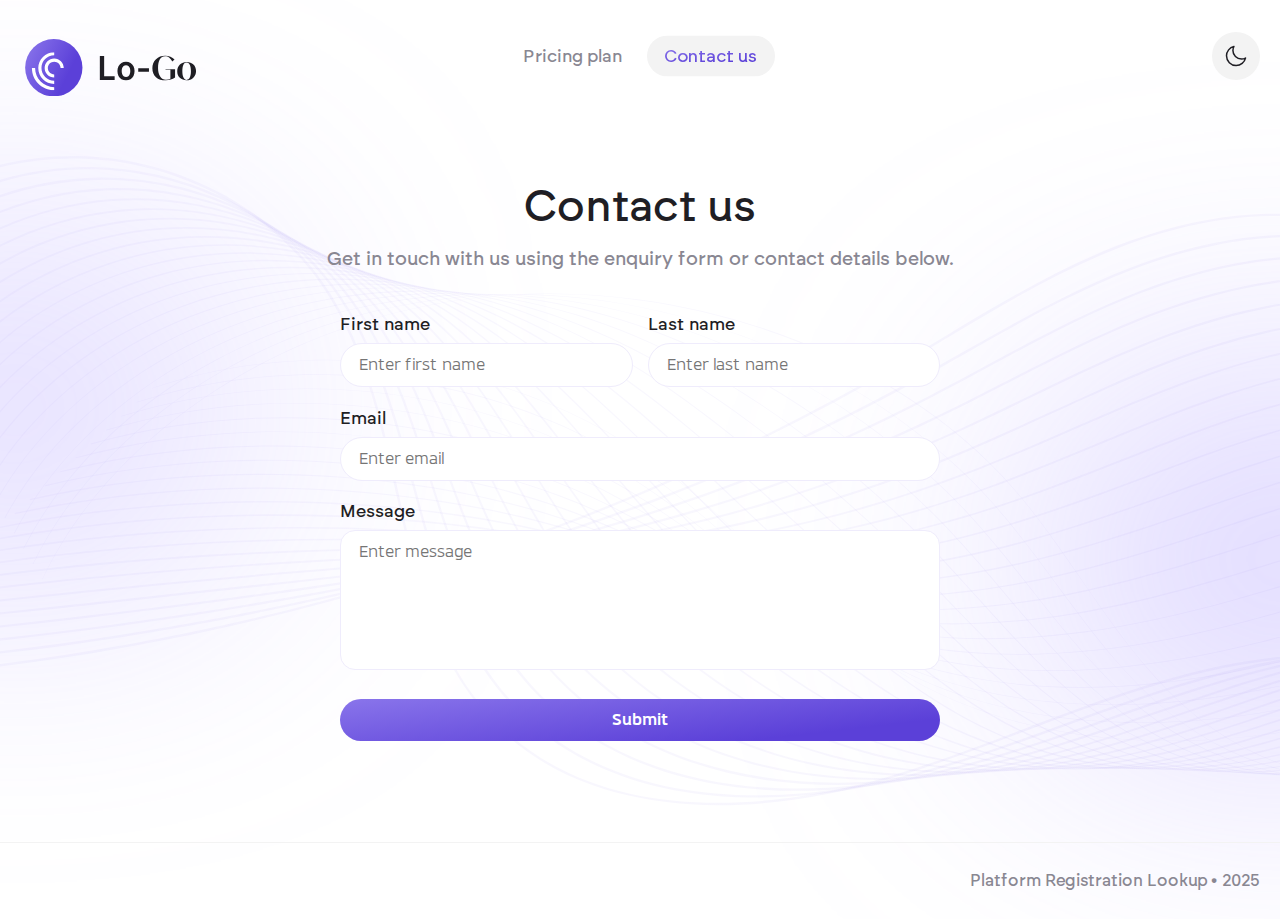
<file: contact-us.html>
<!DOCTYPE html>
<html lang="en">

<head>
    <meta charset="UTF-8">
    <meta http-equiv="X-UA-Compatible" content="IE=edge">
    <meta name="description" content="Lookup">
    <meta name="viewport" content="width=device-width, initial-scale=1.0">
    <link rel="stylesheet" href="css/main-styles.css">
    <title>Lookup</title>
</head>

<body>
    <div class="wrapper">
        <header class="header">
            <div class="header__container">
                <a href="/" class="header__logo" aria-label="link to homepage">
                    <svg>
                        <use xlink:href='img/icons/icons-sprite.svg#main-logo'></use>
                    </svg>
                </a>
                <nav class='header-menu'>
                    <ul class='header-menu__list'>
                        <li class='header-menu__item'>
                            <a href='pricing.html' class='header-menu__link'><span>Pricing plan</span></a>
                        </li>
                        <li class='header-menu__item'>
                            <a href='' class='header-menu__link _active'><span>Contact us</span></a>
                        </li>
                    </ul>
                </nav>
                <div class="header__actions actions-header">
                    <button type="button" class="actions-header__theme-switcher" data-theme="light-mode">
                        <span class="actions-header__dark-icon">
                            <svg>
                                <use xlink:href='img/icons/icons-sprite.svg#theme-icon-dark'></use>
                            </svg>
                        </span>
                        <span class="actions-header__light-icon">
                            <svg>
                                <use xlink:href='img/icons/icons-sprite.svg#theme-icon-light'></use>
                            </svg>
                        </span>
                    </button>
                </div>
            </div>
        </header>
        <main class="page">
            <section class="contact-hero decor">
                <div class="decor__wrapper">
                    <img class="decor__desctop" src="img/main/decor-spiral.svg" 
                        alt="decor-spiral">
                    <img class="decor__mobile" src="img/main/decor-spiral-mobile.svg"
                        alt="decor-spiral">
                </div>
                <div class="contact-hero__container">
                    <div class="contact-hero__header">
                        <h1 class="contact-hero__title title title-hero">
                            Contact us
                        </h1>
                        <div class="contact-hero__subtitle">
                            Get in touch with us using the enquiry form or contact details below.
                        </div>
                    </div>
                    <div class="contact-hero__body">
                        <form action="#" class="contact-hero__form form-contact-hero">
                            <div class="form-contact-hero__items">
                                <div class="form-contact-hero__item form-contact-hero__item-doble">
                                    <div class="form-contact-hero__row">
                                        <label for="first-name" class="form-contact-hero__label">First name</label>
                                        <input type="text" id="first-name" name="first-name"
                                            placeholder="Enter first name" class="form-contact-hero__input">
                                    </div>
                                    <div class="form-contact-hero__row">
                                        <label for="last-name" class="form-contact-hero__label">Last name</label>
                                        <input type="text" id="last-name" name="last-name" placeholder="Enter last name"
                                            class="form-contact-hero__input">
                                    </div>
                                </div>
                                <div class="form-contact-hero__item">
                                    <label for="email" class="form-contact-hero__label">Email</label>
                                    <input type="email" id="email" name="email" placeholder="Enter email"
                                        class="form-contact-hero__input">
                                </div>
                                <div class="form-contact-hero__item">
                                    <label for="message" class="form-contact-hero__label">Message</label>
                                    <textarea name="message" placeholder="Enter message" id="message"
                                        class="form-contact-hero__textarea"></textarea>
                                </div>
                            </div>
                            <button type="submit" class="form-contact-hero__button button">
                                <span>Submit</span>
                            </button>
                        </form>
                    </div>
                </div>
            </section>

        </main>
        <footer class="footer">
            <div class="footer__container">
                <div class="footer__copy">
                    Platform Registration Lookup • 2025
                </div>
            </div>
        </footer>

    </div>
    <script src="js/script.js"></script>
</body>

</html>
</file>
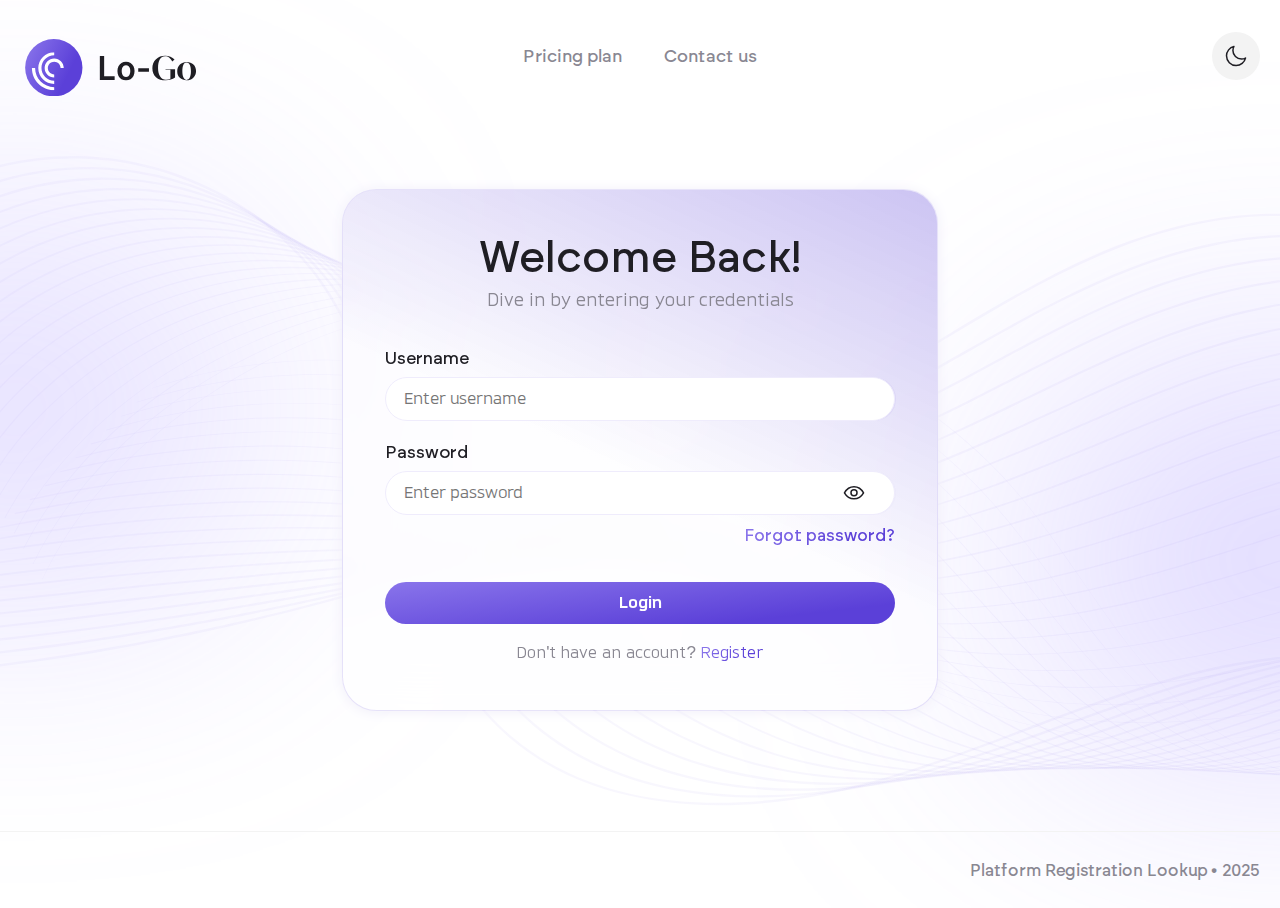
<file: login-page.html>
<!DOCTYPE html>
<html lang="en">

<head>
    <meta charset="UTF-8">
    <meta http-equiv="X-UA-Compatible" content="IE=edge">
    <meta name="description" content="Lookup">
    <meta name="viewport" content="width=device-width, initial-scale=1.0">
    <link rel="stylesheet" href="css/main-styles.css">
    <title>Lookup</title>
</head>

<body>
    <div class="wrapper">
        <header class="header">
            <div class="header__container">
                <a href="/" class="header__logo" aria-label="link to homepage">
                    <svg>
                        <use xlink:href='img/icons/icons-sprite.svg#main-logo'></use>
                    </svg>
                </a>
                <nav class='header-menu'>
                    <ul class='header-menu__list'>
                        <li class='header-menu__item'>
                            <a href='pricing.html' class='header-menu__link'><span>Pricing plan</span></a>
                        </li>
                        <li class='header-menu__item'>
                            <a href='' class='header-menu__link'><span>Contact us</span></a>
                        </li>
                    </ul>
                </nav>
                <div class="header__actions actions-header">
                    <button type="button" class="actions-header__theme-switcher" data-theme="light-mode">
                        <span class="actions-header__dark-icon">
                            <svg>
                                <use xlink:href='img/icons/icons-sprite.svg#theme-icon-dark'></use>
                            </svg>
                        </span>
                        <span class="actions-header__light-icon">
                            <svg>
                                <use xlink:href='img/icons/icons-sprite.svg#theme-icon-light'></use>
                            </svg>
                        </span>
                    </button>
                </div>
            </div>
        </header>
        <main class="page">
            <section class="hero-login-page decor">
                <div class="decor__wrapper">
                    <img class="decor__desctop" src="img/main/decor-spiral.svg" 
                        alt="decor-spiral">
                    <img class="decor__mobile" src="img/main/decor-spiral-mobile.svg" 
                        alt="decor-spiral">
                </div>
                <div class="hero-login-page__container">
                    <div class="hero-login-page__body">
                        <h1 class="hero-login-page__title title title-hero">
                            Welcome Back!
                        </h1>
                        <div class="hero-login-page__subtitle">
                            Dive in by entering your credentials
                        </div>
                        <form action="#" class="hero-login-page__form login-form">
                            <div class="login-form__items">
                                <div class="login-form__item">
                                    <label for="username" class="login-form__label">Username</label>
                                    <input type="text" id="username" name="username" placeholder="Enter username"
                                        class="login-form__input input">
                                </div>
                                <div class="login-form__item">
                                    <label for="password" class="login-form__label">Password</label>
                                    <div class="login-form__password" data-pass>
                                        <input data-pass-input type="password" id="password" name="password"
                                            placeholder="Enter password" class="login-form__input input">
                                        <button data-pass-button type="button" aria-label="show and hide password"
                                            class="login-form__pass-button">
                                            <span class="login-form__icon-visible">
                                                <svg>
                                                    <use xlink:href='img/icons/icons-sprite.svg#password-icon-visible'>
                                                    </use>
                                                </svg>
                                            </span>
                                            <span class="login-form__icon-invisible">
                                                <svg>
                                                    <use
                                                        xlink:href='img/icons/icons-sprite.svg#password-icon-invisible'>
                                                    </use>
                                                </svg>
                                            </span>
                                        </button>
                                    </div>
                                </div>
                            </div>
                            <div class="login-form__fogot">
                                <a href="" class="hero-login-page__link">
                                    Forgot password?
                                </a>
                            </div>
                            <button type="submit" class="login-form__button button"><span>Login</span></button>
                        </form>
                        <div class="hero-login-page__disclaimer">
                            Don't have an account?
                            <a href="" class="hero-login-page__link">
                                Register
                            </a>
                        </div>
                    </div>

                </div>
            </section>

        </main>
        <footer class="footer">
            <div class="footer__container">
                <div class="footer__copy">
                    Platform Registration Lookup • 2025
                </div>
            </div>
        </footer>

    </div>
    <script src="js/script.js"></script>
</body>

</html>
</file>
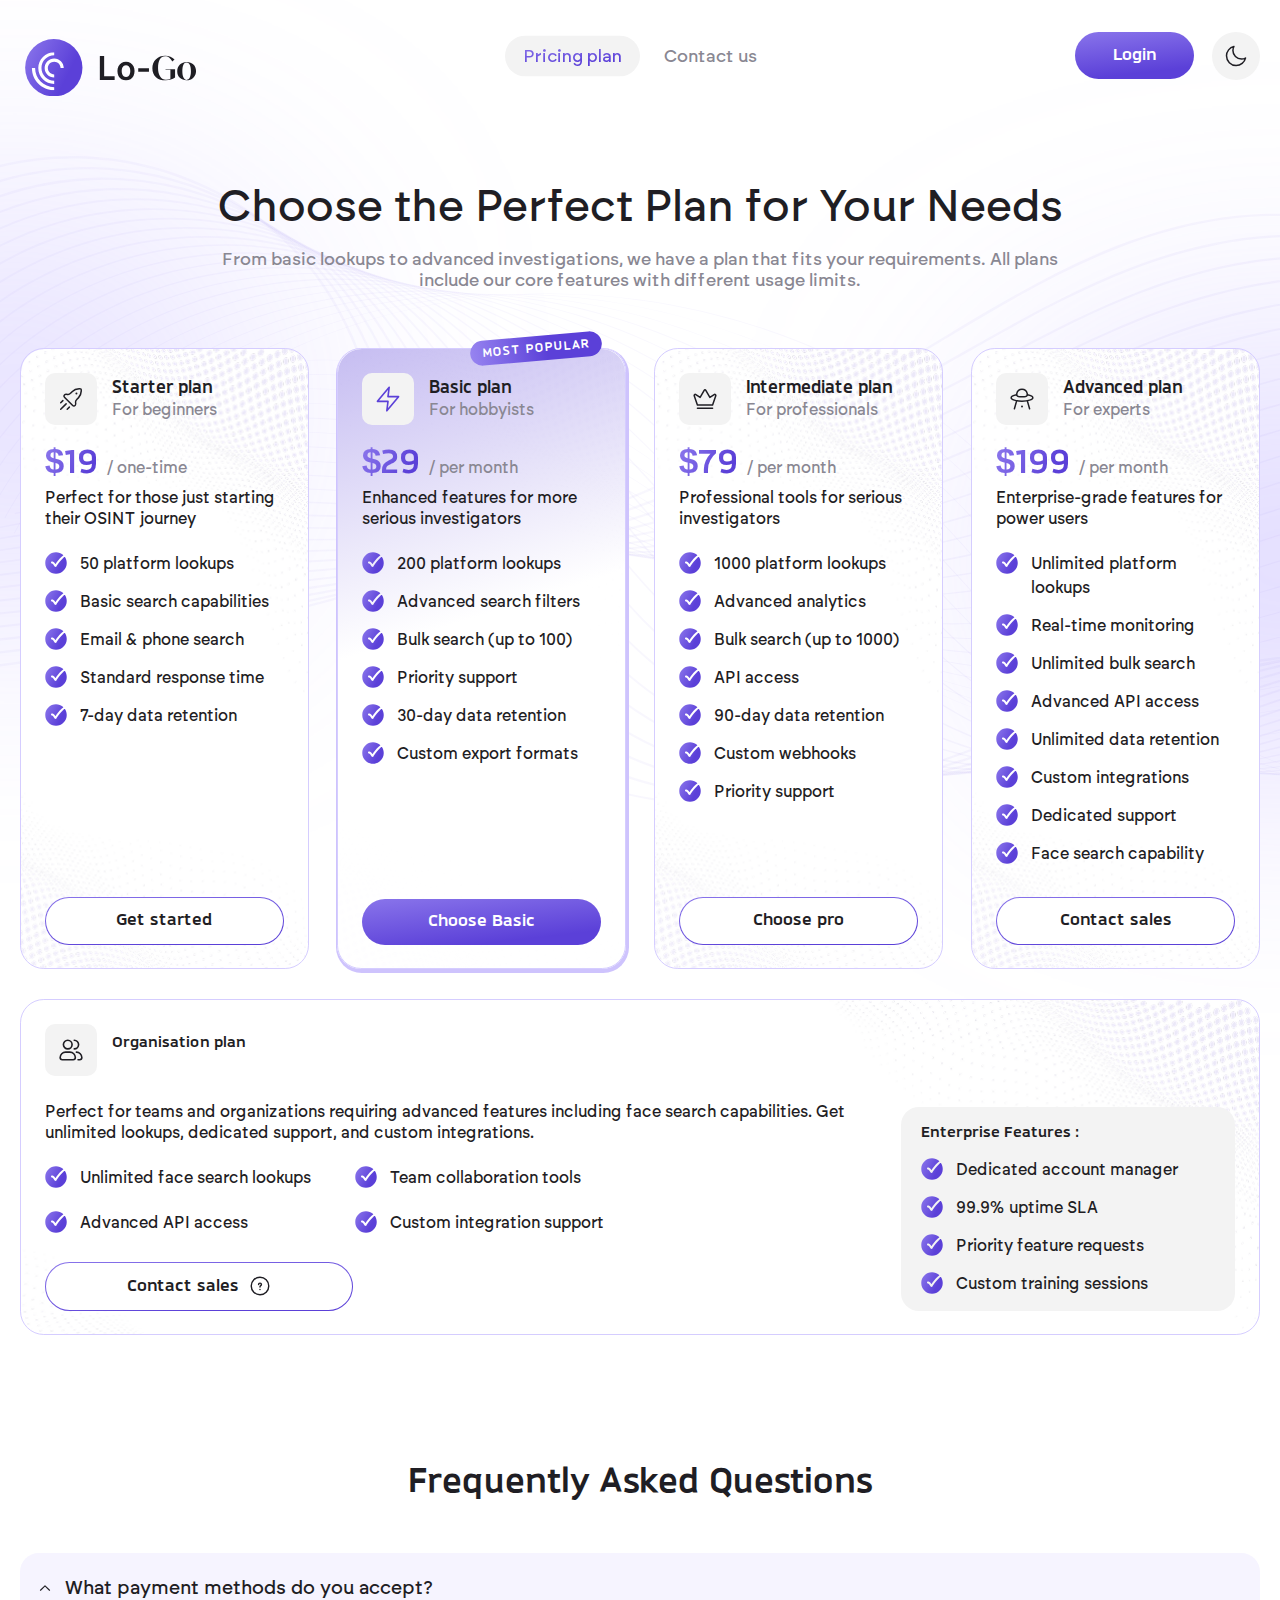
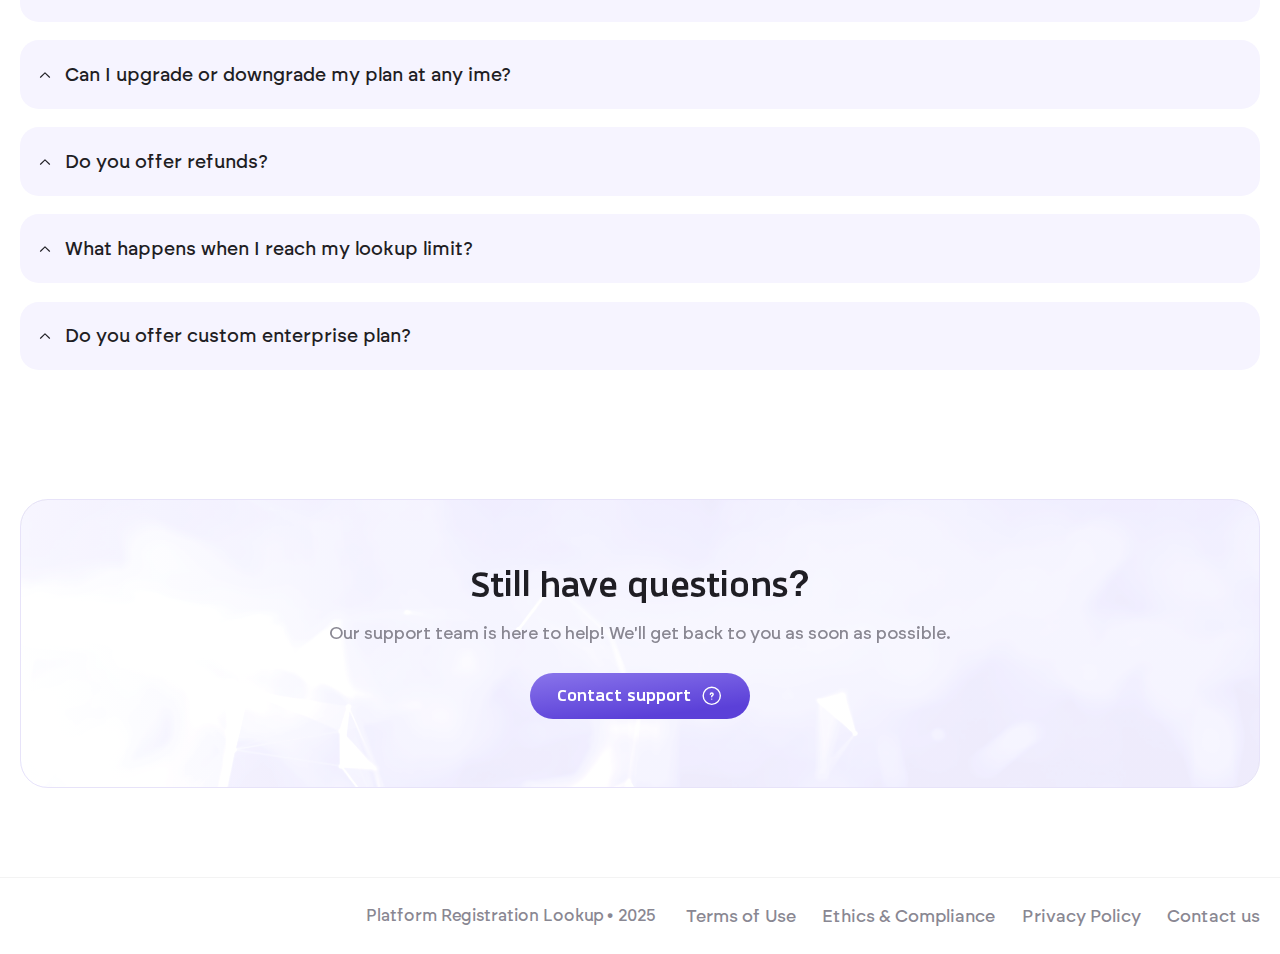
<file: pricing.html>
<!DOCTYPE html>
<html lang="en">

<head>
    <meta charset="UTF-8">
    <meta http-equiv="X-UA-Compatible" content="IE=edge">
    <meta name="description" content="Lookup">
    <meta name="viewport" content="width=device-width, initial-scale=1.0">
    <link rel="stylesheet" href="css/main-styles.css">
    <title>Lookup</title>
</head>

<body>
    <div class="wrapper">
        <header class="header">
            <div class="header__container">
                <a href="/" class="header__logo" aria-label="link to homepage">
                    <svg>
                        <use xlink:href='img/icons/icons-sprite.svg#main-logo'></use>
                    </svg>
                </a>
                <nav class='header-menu'>
                    <ul class='header-menu__list'>
                        <li class='header-menu__item'>
                            <a href='pricing.html' class='header-menu__link _active'><span>Pricing plan</span></a>
                        </li>
                        <li class='header-menu__item'>
                            <a href='' class='header-menu__link'><span>Contact us</span></a>
                        </li>
                    </ul>
                </nav>
                <div class="header__actions actions-header">
                    <a href="" class="actions-header__button button"><span>Login</span></a>
                    <button type="button" class="actions-header__theme-switcher" data-theme="light-mode">
                        <span class="actions-header__dark-icon">
                            <svg>
                                <use xlink:href='img/icons/icons-sprite.svg#theme-icon-dark'></use>
                            </svg>
                        </span>
                        <span class="actions-header__light-icon">
                            <svg>
                                <use xlink:href='img/icons/icons-sprite.svg#theme-icon-light'></use>
                            </svg>
                        </span>
                    </button>
                </div>
            </div>
        </header>
        <main class="page">
            <section class="hero-pricing decor">
                <div class="decor__wrapper">
                    <img class="decor__desctop" src="img/main/decor-spiral.svg" alt="decor-spiral">
                    <img class="decor__mobile" src="img/main/decor-spiral-mobile.svg" alt="decor-spiral">
                </div>
                <div class="hero-pricing__container">
                    <div class="hero-pricing__info">
                        <h1 class="hero-pricing__label title title-hero">
                            Choose the Perfect Plan for Your Needs
                        </h1>
                        <div class="hero-pricing__subtitle">
                            From basic lookups to advanced investigations, we have a plan that fits your requirements.
                            All plans include our core
                            features with different usage limits.
                        </div>
                    </div>
                    <div class="hero-pricing__columns columns-hero-pricing">
                        <article class="columns-hero-pricing__column">
                            <div class="columns-hero-pricing__back-decor">
                                <span class="light-hide"></span>
                                <span class="dark-hide"></span>
                            </div>
                            <div class="columns-hero-pricing__header">
                                <div class="columns-hero-pricing__icon">
                                    <svg>
                                        <use xlink:href='img/icons/icons-sprite.svg#pricing-icon_01'></use>
                                    </svg>
                                </div>
                                <div class="columns-hero-pricing__info">
                                    <h2 class="columns-hero-pricing__name">
                                        Starter plan
                                    </h2>
                                    <div class="columns-hero-pricing__description">
                                        For beginners
                                    </div>
                                </div>
                            </div>
                            <div class="columns-hero-pricing__pricing">
                                <span class="columns-hero-pricing__price">
                                    $19
                                </span>
                                <span class="columns-hero-pricing__term">
                                    / one-time
                                </span>
                            </div>
                            <div class="columns-hero-pricing__details">
                                Perfect for those just starting their OSINT journey
                            </div>
                            <ul class="columns-hero-pricing__list">
                                <li class="columns-hero-pricing__item">

                                    50 platform lookups
                                </li>
                                <li class="columns-hero-pricing__item">
                                    Basic search capabilities
                                </li>
                                <li class="columns-hero-pricing__item">
                                    Email & phone search
                                </li>
                                <li class="columns-hero-pricing__item">
                                    Standard response time
                                </li>
                                <li class="columns-hero-pricing__item">
                                    7-day data retention
                                </li>
                            </ul>
                            <a href="" class="columns-hero-pricing__button border-gradient button button-transparent">
                                <span>Get started</span>
                            </a>
                        </article>
                        <article class="columns-hero-pricing__column most-popular">
                            <div class="columns-hero-pricing__back-decor">
                                <span class="light-hide"></span>
                                <span class="dark-hide"></span>
                            </div>
                            <div class="columns-hero-pricing__header">
                                <div class="columns-hero-pricing__icon">
                                    <svg>
                                        <use xlink:href='img/icons/icons-sprite.svg#pricing-icon_02'></use>
                                    </svg>
                                </div>
                                <div class="columns-hero-pricing__info">
                                    <h2 class="columns-hero-pricing__name">
                                        Basic plan
                                    </h2>
                                    <div class="columns-hero-pricing__description">
                                        For hobbyists
                                    </div>
                                </div>
                            </div>
                            <div class="columns-hero-pricing__pricing">
                                <span class="columns-hero-pricing__price">
                                    $29
                                </span>
                                <span class="columns-hero-pricing__term">
                                    / per month
                                </span>
                            </div>
                            <div class="columns-hero-pricing__details">
                                Enhanced features for more serious investigators
                            </div>
                            <ul class="columns-hero-pricing__list">
                                <li class="columns-hero-pricing__item">
                                    200 platform lookups
                                </li>
                                <li class="columns-hero-pricing__item">
                                    Advanced search filters
                                </li>
                                <li class="columns-hero-pricing__item">
                                    Bulk search (up to 100)
                                </li>
                                <li class="columns-hero-pricing__item">
                                    Priority support
                                </li>
                                <li class="columns-hero-pricing__item">
                                    30-day data retention
                                </li>
                                <li class="columns-hero-pricing__item">
                                    Custom export formats
                                </li>
                            </ul>
                            <a href="" class="columns-hero-pricing__button button ">
                                <span>Choose Basic</span>
                            </a>
                        </article>
                        <article class="columns-hero-pricing__column">
                            <div class="columns-hero-pricing__back-decor">
                                <span class="light-hide"></span>
                                <span class="dark-hide"></span>
                            </div>
                            <div class="columns-hero-pricing__header">
                                <div class="columns-hero-pricing__icon">
                                    <svg>
                                        <use xlink:href='img/icons/icons-sprite.svg#pricing-icon_03'></use>
                                    </svg>
                                </div>
                                <div class="columns-hero-pricing__info">
                                    <h2 class="columns-hero-pricing__name">
                                        Intermediate plan
                                    </h2>
                                    <div class="columns-hero-pricing__description">
                                        For professionals
                                    </div>
                                </div>
                            </div>
                            <div class="columns-hero-pricing__pricing">
                                <span class="columns-hero-pricing__price">
                                    $79
                                </span>
                                <span class="columns-hero-pricing__term">
                                    / per month
                                </span>
                            </div>
                            <div class="columns-hero-pricing__details">
                                Professional tools for serious investigators
                            </div>
                            <ul class="columns-hero-pricing__list">
                                <li class="columns-hero-pricing__item">
                                    1000 platform lookups
                                </li>
                                <li class="columns-hero-pricing__item">
                                    Advanced analytics
                                </li>
                                <li class="columns-hero-pricing__item">
                                    Bulk search (up to 1000)
                                </li>
                                <li class="columns-hero-pricing__item">
                                    API access
                                </li>
                                <li class="columns-hero-pricing__item">
                                    90-day data retention
                                </li>
                                <li class="columns-hero-pricing__item">
                                    Custom webhooks
                                </li>
                                <li class="columns-hero-pricing__item">
                                    Priority support
                                </li>
                            </ul>
                            <a href="" class="columns-hero-pricing__button border-gradient button button-transparent">
                                <span>Choose pro</span>
                            </a>
                        </article>
                        <article class="columns-hero-pricing__column">
                            <div class="columns-hero-pricing__back-decor">
                                <span class="light-hide"></span>
                                <span class="dark-hide"></span>
                            </div>
                            <div class="columns-hero-pricing__header">
                                <div class="columns-hero-pricing__icon">
                                    <svg>
                                        <use xlink:href='img/icons/icons-sprite.svg#pricing-icon_04'></use>
                                    </svg>
                                </div>
                                <div class="columns-hero-pricing__info">
                                    <h2 class="columns-hero-pricing__name">
                                        Advanced plan
                                    </h2>
                                    <div class="columns-hero-pricing__description">
                                        For experts
                                    </div>
                                </div>
                            </div>
                            <div class="columns-hero-pricing__pricing">
                                <span class="columns-hero-pricing__price">
                                    $199
                                </span>
                                <span class="columns-hero-pricing__term">
                                    / per month
                                </span>
                            </div>
                            <div class="columns-hero-pricing__details">
                                Enterprise-grade features for power users
                            </div>
                            <ul class="columns-hero-pricing__list">
                                <li class="columns-hero-pricing__item">
                                    Unlimited platform lookups
                                </li>
                                <li class="columns-hero-pricing__item">
                                    Real-time monitoring
                                </li>
                                <li class="columns-hero-pricing__item">
                                    Unlimited bulk search
                                </li>
                                <li class="columns-hero-pricing__item">
                                    Advanced API access
                                </li>
                                <li class="columns-hero-pricing__item">
                                    Unlimited data retention
                                </li>
                                <li class="columns-hero-pricing__item">
                                    Custom integrations
                                </li>
                                <li class="columns-hero-pricing__item">
                                    Dedicated support
                                </li>
                                <li class="columns-hero-pricing__item">
                                    Face search capability
                                </li>
                            </ul>
                            <a href="" class="columns-hero-pricing__button border-gradient button button-transparent">
                                <span>Contact sales</span>
                            </a>
                        </article>
                    </div>
                    <div class="hero-pricing__details details-hero-pricing">
                        <div class="details-hero-pricing__back-decor">
                            <span class="light-hide"></span>
                            <span class="dark-hide"></span>
                        </div>
                        <div class="details-hero-pricing__info">
                            <div class="details-hero-pricing__header">
                                <div class="details-hero-pricing__icon">
                                    <svg>
                                        <use xlink:href='img/icons/icons-sprite.svg#pricing-icon_05'></use>
                                    </svg>
                                </div>
                                <div class="details-hero-pricing__label">
                                    Organisation plan
                                </div>
                            </div>
                            <div class="details-hero-pricing__text">
                                <p>
                                    Perfect for teams and organizations requiring advanced features including face
                                    search capabilities. Get unlimited
                                    lookups, dedicated support, and custom integrations.
                                </p>
                            </div>
                            <ul class="details-hero-pricing__list details-hero-pricing__list-doble">
                                <li class="details-hero-pricing__item">
                                    Unlimited face search lookups
                                </li>
                                <li class="details-hero-pricing__item">
                                    Team collaboration tools
                                </li>
                                <li class="details-hero-pricing__item">
                                    Advanced API access
                                </li>
                                <li class="details-hero-pricing__item">
                                    Custom integration support
                                </li>
                            </ul>

                        </div>
                        <div class="details-hero-pricing__values">
                            <div class="details-hero-pricing__wrapper">
                                <h2 class="details-hero-pricing__label">
                                    Enterprise Features :
                                </h2>
                                <ul class="details-hero-pricing__list">
                                    <li class="details-hero-pricing__item">
                                        Dedicated account manager
                                    </li>
                                    <li class="details-hero-pricing__item">
                                        99.9% uptime SLA
                                    </li>
                                    <li class="details-hero-pricing__item">
                                        Priority feature requests
                                    </li>
                                    <li class="details-hero-pricing__item">
                                        Custom training sessions
                                    </li>
                                </ul>
                            </div>
                        </div>
                        <a href="" class="details-hero-pricing__button border-gradient button button-transparent">
                            <span>Contact sales</span>
                            <span>
                                <svg>
                                    <use xlink:href='img/icons/icons-sprite.svg#question'></use>
                                </svg>
                            </span>
                        </a>
                    </div>
                </div>
            </section>
            <section class="pricing-questions">
                <div class="pricing-questions__container">
                    <h2 class="pricing-questions__title title">
                        Frequently Asked Questions
                    </h2>
                    <div data-spollers data-one-spoller class="pricing-questions__content ">
                        <div class="pricing-questions__item">
                            <button tabindex="-1" type="button" data-spoller class="pricing-questions__header">
                                <span class="pricing-questions__label ">What payment methods do you accept?</span>
                                <span class="pricing-questions__icon">
                                    <svg>
                                        <use xlink:href='img/icons/icons-sprite.svg#arrow-spoiler'></use>
                                    </svg>
                                </span>
                            </button>
                            <div class="pricing-questions__body">
                                <p>
                                    We accept all major credit cards, PayPal, and wire transfers for enterprise
                                    customers.
                                </p>
                            </div>
                        </div>
                        <div class="pricing-questions__item">
                            <button tabindex="-1" type="button" data-spoller class="pricing-questions__header">
                                <span class="pricing-questions__label ">Can I upgrade or downgrade my plan at any
                                    ime?</span>
                                <span class="pricing-questions__icon">
                                    <svg>
                                        <use xlink:href='img/icons/icons-sprite.svg#arrow-spoiler'></use>
                                    </svg>
                                </span>
                            </button>
                            <div class="pricing-questions__body">
                                <p>
                                    Lorem ipsum dolor sit amet consectetur adipisicing elit. Magnam nemo similique
                                    molestiae placeat illum? Sequi debitis quae, libero ut, omnis temporibus
                                    repellat nobis enim veritatis itaque asperiores quidem vitae modi.
                                </p>
                            </div>
                        </div>
                        <div class="pricing-questions__item">
                            <button tabindex="-1" type="button" data-spoller class="pricing-questions__header">
                                <span class="pricing-questions__label ">Do you offer refunds?</span>
                                <span class="pricing-questions__icon">
                                    <svg>
                                        <use xlink:href='img/icons/icons-sprite.svg#arrow-spoiler'></use>
                                    </svg>
                                </span>
                            </button>
                            <div class="pricing-questions__body">
                                <p>
                                    Lorem ipsum dolor sit amet consectetur adipisicing elit. Magnam nemo similique
                                    molestiae placeat illum? Sequi debitis quae, libero ut, omnis temporibus
                                    repellat nobis enim veritatis itaque asperiores quidem vitae modi.
                                </p>
                                <p>
                                    Lorem ipsum dolor sit amet consectetur adipisicing elit. Magnam nemo similique
                                    molestiae placeat illum? Sequi debitis quae, libero ut, omnis temporibus
                                    repellat nobis enim veritatis itaque asperiores quidem vitae modi.
                                </p>
                            </div>
                        </div>
                        <div class="pricing-questions__item">
                            <button tabindex="-1" type="button" data-spoller class="pricing-questions__header">
                                <span class="pricing-questions__label ">What happens when I reach my lookup
                                    limit?</span>
                                <span class="pricing-questions__icon">
                                    <svg>
                                        <use xlink:href='img/icons/icons-sprite.svg#arrow-spoiler'></use>
                                    </svg>
                                </span>
                            </button>
                            <div class="pricing-questions__body">
                                <p>
                                    Lorem ipsum dolor sit amet consectetur adipisicing elit. Magnam nemo similique
                                    molestiae placeat illum? Sequi debitis quae, libero ut, omnis temporibus
                                    repellat nobis enim veritatis itaque asperiores quidem vitae modi.
                                </p>
                            </div>
                        </div>
                        <div class="pricing-questions__item">
                            <button tabindex="-1" type="button" data-spoller class="pricing-questions__header">
                                <span class="pricing-questions__label ">Do you offer custom enterprise plan?</span>
                                <span class="pricing-questions__icon">
                                    <svg>
                                        <use xlink:href='img/icons/icons-sprite.svg#arrow-spoiler'></use>
                                    </svg>
                                </span>
                            </button>
                            <div class="pricing-questions__body">
                                <p>
                                    Lorem ipsum dolor sit amet consectetur adipisicing elit. Magnam nemo similique
                                    molestiae placeat illum? Sequi debitis quae, libero ut, omnis temporibus
                                    repellat nobis enim veritatis itaque asperiores quidem vitae modi.
                                </p>
                                <p>
                                    Lorem ipsum dolor sit amet consectetur adipisicing elit. Magnam nemo similique
                                    molestiae placeat illum? Sequi debitis quae, libero ut, omnis temporibus
                                    repellat nobis enim veritatis itaque asperiores quidem vitae modi.
                                </p>
                            </div>
                        </div>
                    </div>
                </div>
            </section>
            <section class="get-started">
                <div class="get-started__container dark-blur">
                    <div class="get-started__body">
                        <h2 class="get-started__title title">
                        Still have questions?
                        </h2>
                        <div class="get-started__subtitle">
                            Our support team is here to help! We'll get back to you as soon as possible.
                        </div>
                        <a href="#" class="get-started__button button">
                            <span>Contact support</span>
                            <span>
                                <svg>
                                    <use xlink:href='img/icons/icons-sprite.svg#question'></use>
                                </svg>
                            </span>
                        </a>
                    </div>
                </div>
            </section>
        </main>
        <footer class="footer">
            <div class="footer__container">
                <div class="footer__copy">
                    Platform Registration Lookup • 2025
                </div>
                <nav class='footer-menu'>
                    <ul class='footer-menu__list'>
                        <li class='footer-menu__item'>
                            <a href='' class='footer-menu__link'>Terms of Use</a>
                        </li>
                        <li class='footer-menu__item'>
                            <a href='' class='footer-menu__link'>Ethics & Compliance</a>
                        </li>
                        <li class='footer-menu__item'>
                            <a href='' class='footer-menu__link'>Privacy Policy</a>
                        </li>
                        <li class='footer-menu__item'>
                            <a href='' class='footer-menu__link'>Contact us</a>
                        </li>
                    </ul>
                </nav>
            </div>
        </footer>

    </div>
    <script src="js/script.js"></script>
</body>

</html>
</file>
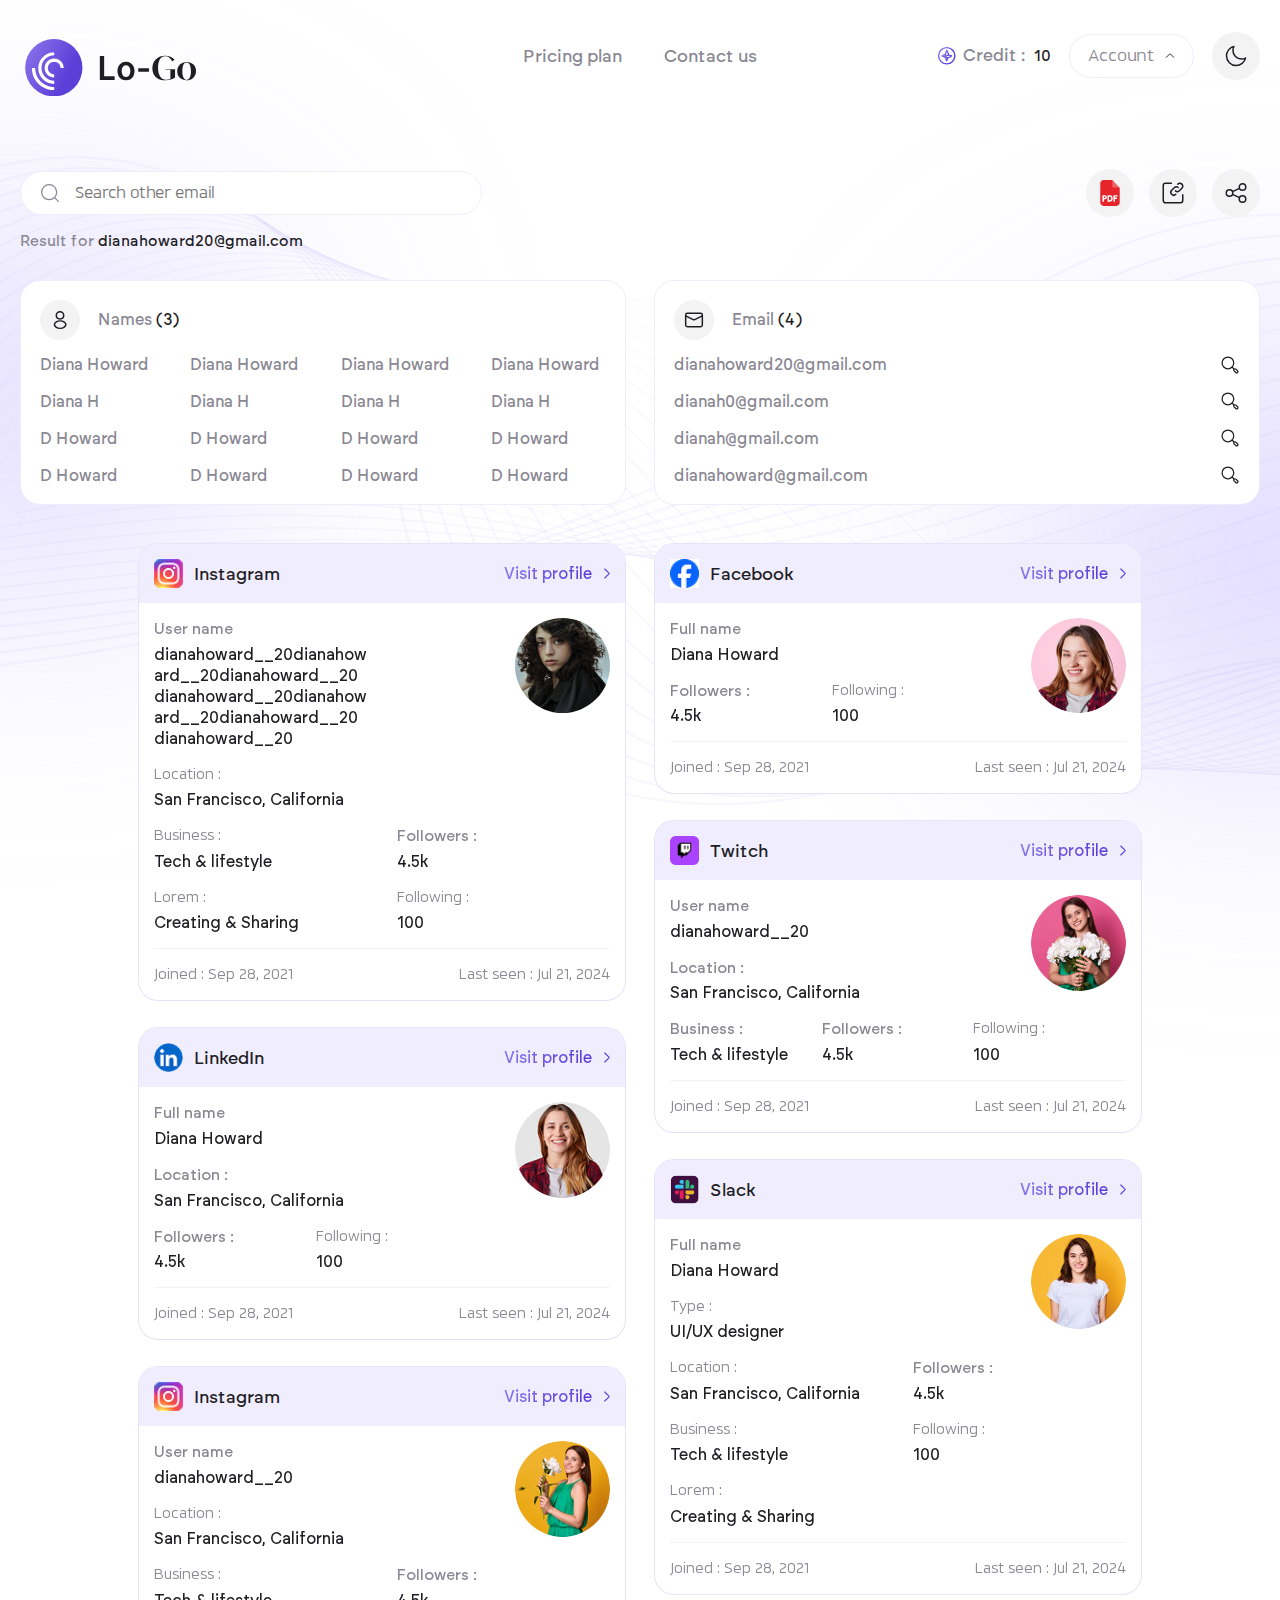
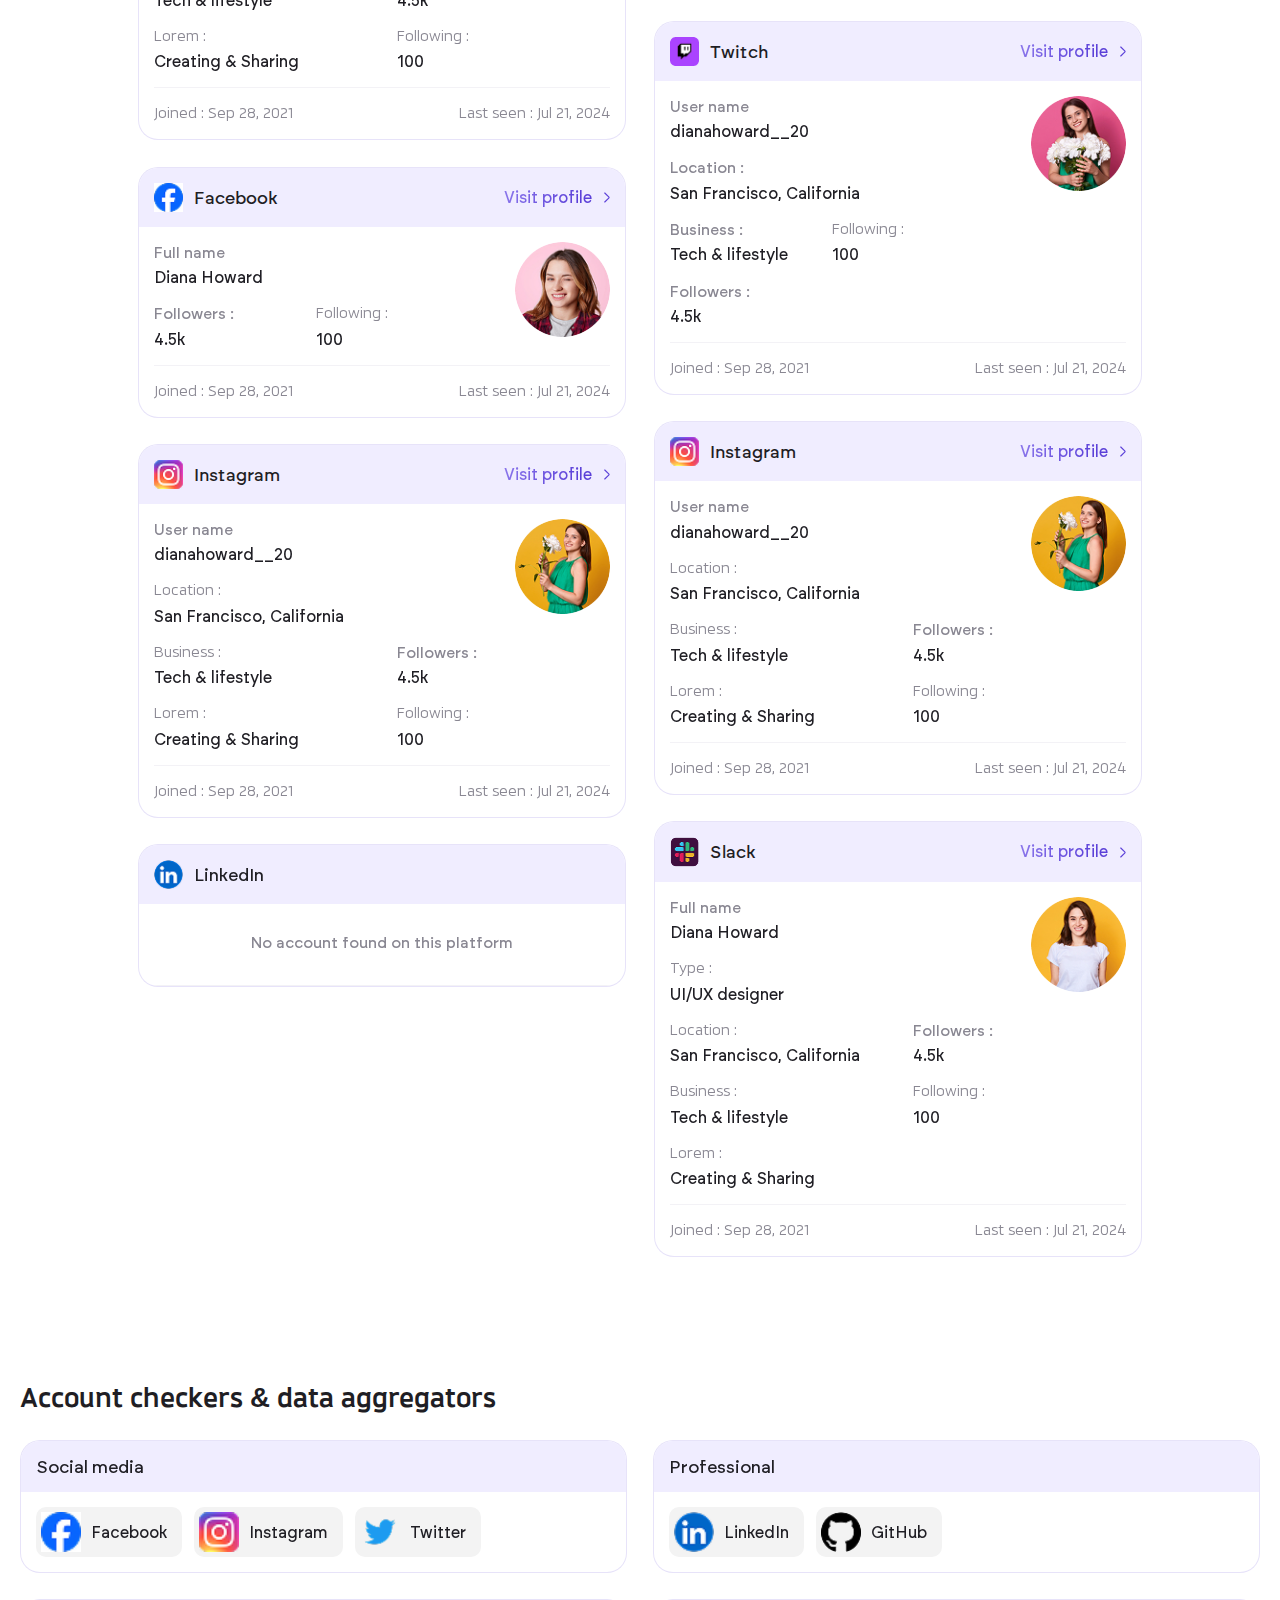
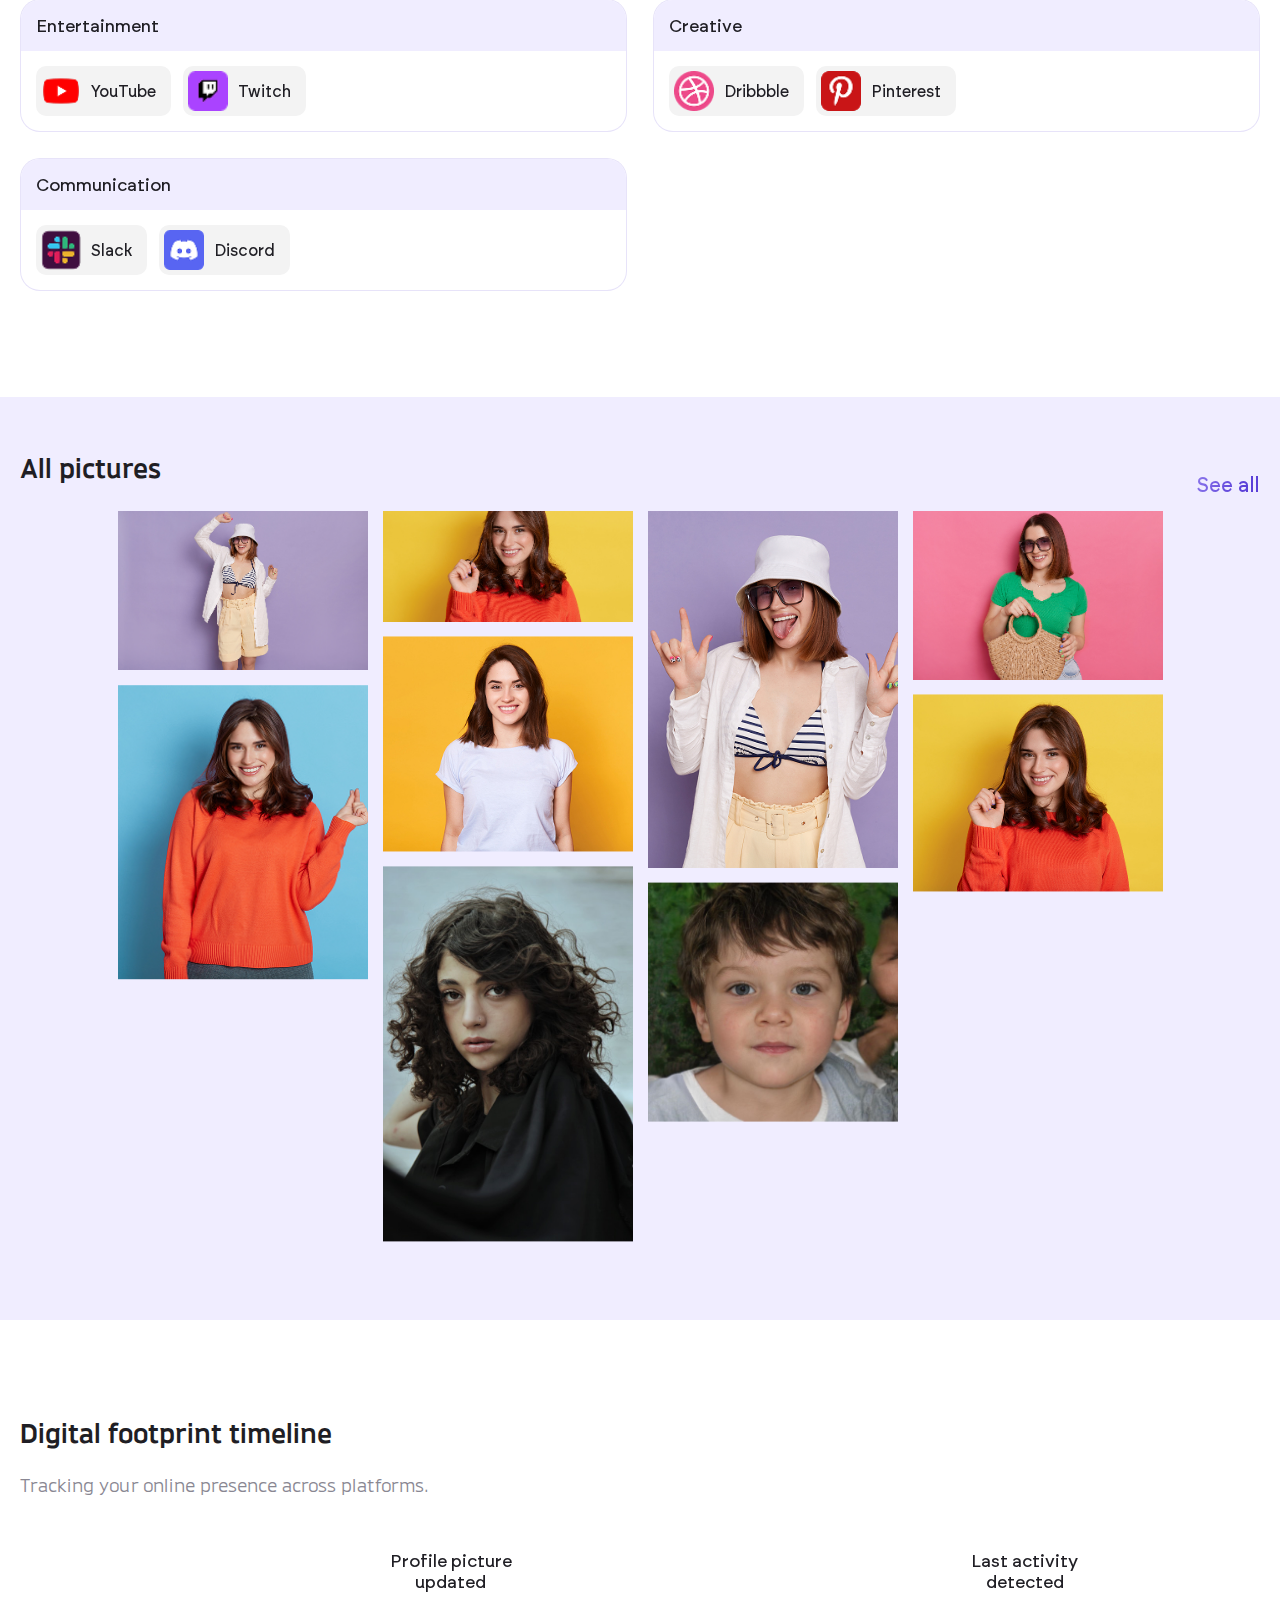
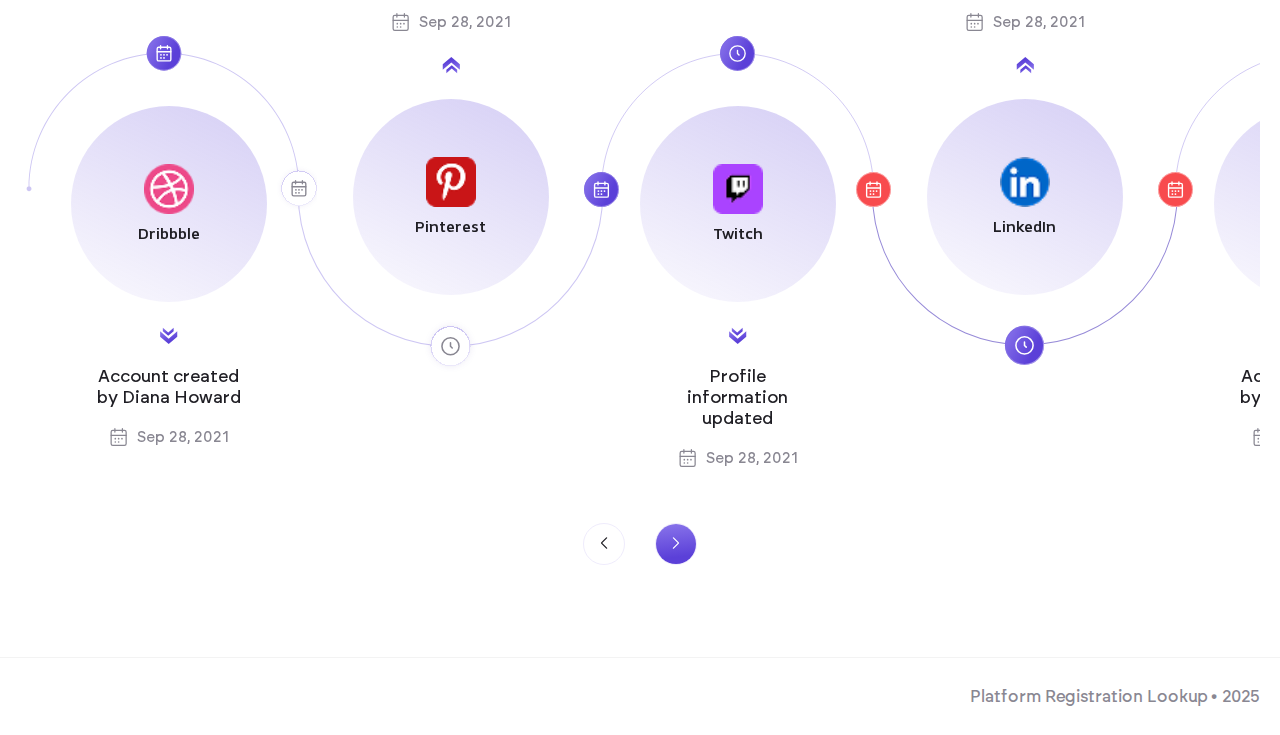
<file: search-results.html>
<!DOCTYPE html>
<html lang="en">

<head>
    <meta charset="UTF-8">
    <meta http-equiv="X-UA-Compatible" content="IE=edge">
    <meta name="description" content="Lookup">
    <meta name="viewport" content="width=device-width, initial-scale=1.0">
    <link rel="stylesheet" href="css/swiper-bundle.min.css">
    <link rel="stylesheet" href="css/main-styles.css">
    <title>Lookup</title>
</head>

<body>
    <div class="wrapper">
        <header class="header">
            <div class="header__container">
                <a href="/" class="header__logo" aria-label="link to homepage">
                    <svg>
                        <use xlink:href='img/icons/icons-sprite.svg#main-logo'></use>
                    </svg>
                </a>
                <nav class='header-menu'>
                    <ul class='header-menu__list'>
                        <li class='header-menu__item'>
                            <a href='pricing.html' class='header-menu__link'><span>Pricing plan</span></a>
                        </li>
                        <li class='header-menu__item'>
                            <a href='' class='header-menu__link '><span>Contact us</span></a>
                        </li>
                    </ul>
                </nav>
                <div class="header__actions actions-header">
                    <div class="actions-header__mobile-menu mobile-menu-actions">
                        <ul class="mobile-menu-actions__list">
                            <li class="mobile-menu-actions__item">
                                <a href="" class="mobile-menu-actions__link">
                                    Account
                                </a>
                            </li>
                            <li class="mobile-menu-actions__item">
                                <a href="" class="mobile-menu-actions__link">
                                    Settings
                                </a>
                            </li>
                            <li class="mobile-menu-actions__item">
                                <a href="" class="mobile-menu-actions__link">
                                    Invoice
                                </a>
                            </li>
                            <li class="mobile-menu-actions__item">
                                <a href="" class="mobile-menu-actions__link">
                                    Logout
                                </a>
                            </li>
                        </ul>
                    </div>
                    <div class="actions-header__credits credits">
                        <div class="credits__icon">
                            <svg>
                                <use xlink:href='img/icons/icons-sprite.svg#credits-icon'></use>
                            </svg>
                        </div>
                        <div class="credits__info">
                            <div class="credits__name">Credit :</div>
                            <div class="credits__value">10</div>
                        </div>
                    </div>
                    <div class="actions-header__select select" data-select-menu>
                        <button class="select__header" type="button" aria-label="settings" data-select-menu-button>
                            <span class="select__value" data-select-menu-value>Account</span>
                            <span class="select__icon">
                                <svg>
                                    <use xlink:href='img/icons/icons-sprite.svg#arrow-spoiler'></use>
                                </svg>
                            </span>
                        </button>
                        <ul class="select__body" data-select-menu-drop-down>
                            <li class="select__item" data-select-menu-option><a href=""
                                    class="select__link"><span>Settings</span></a></li>
                            <li class="select__item" data-select-menu-option><a href=""
                                    class="select__link"><span>Invoice</span></a></li>
                            <li class="select__item" data-select-menu-option><a href=""
                                    class="select__link"><span>Logout</span></a></li>
                        </ul>
                    </div>
                    <button type="button" class="actions-header__theme-switcher" data-theme="light-mode">
                        <span class="actions-header__dark-icon">
                            <svg>
                                <use xlink:href='img/icons/icons-sprite.svg#theme-icon-dark'></use>
                            </svg>
                        </span>
                        <span class="actions-header__light-icon">
                            <svg>
                                <use xlink:href='img/icons/icons-sprite.svg#theme-icon-light'></use>
                            </svg>
                        </span>
                    </button>
                    <button class='burger-menu'>
                        <span class="burger-menu__body">
                            <span class='burger-menu__line burger-menu__line_1'></span>
                            <span class='burger-menu__line burger-menu__line_2'></span>
                            <span class='burger-menu__line burger-menu__line_3'></span>
                        </span>
                    </button>
                </div>

            </div>
        </header>
        <main class="page">
            <div class="search-results-hero decor">
                <div class="decor__wrapper">
                    <img class="decor__desctop" src="img/main/decor-spiral.svg" alt="decor-spiral">
                    <img class="decor__mobile" src="img/main/decor-spiral-mobile.svg" alt="decor-spiral">
                </div>
                <div class="search-results-hero__container">
                    <div class="search-results-hero__header">
                        <div class="search-results-hero__details details-search-results">
                            <div class="details-search-results__header">
                                <form action="#" class="details-search-results__form">
                                    <input type="text" placeholder="Search other email"
                                        class="details-search-results__input input">
                                    <div class="details-search-results__decor">
                                        <svg>
                                            <use xlink:href='img/icons/icons-sprite.svg#search-icon-2'></use>
                                        </svg>
                                    </div>
                                </form>
                                <div class="details-search-results__buttons">
                                    <ul class="details-search-results__list">
                                        <li class="details-search-results__item">
                                            <a href="" aria-label="pdf" class="details-search-results__link">
                                                <svg class="details-search-results__dh">
                                                    <use xlink:href='img/icons/icons-sprite.svg#pdf-icon'></use>
                                                </svg>
                                                <div class="details-search-results__tip">
                                                    download pdf
                                                </div>
                                            </a>
                                        <li class="details-search-results__item">
                                            <a href="" aria-label="copy link" class="details-search-results__link">
                                                <svg>
                                                    <use xlink:href='img/icons/icons-sprite.svg#copy-link-icon'></use>
                                                </svg>
                                                <div class="details-search-results__tip">
                                                    copy link
                                                </div>
                                            </a>
                                        <li class="details-search-results__item">
                                            <a href="" aria-label="share link" class="details-search-results__link">
                                                <svg>
                                                    <use xlink:href='img/icons/icons-sprite.svg#share-icon'></use>
                                                </svg>
                                                <div class="details-search-results__tip">
                                                    share link
                                                </div>
                                            </a>
                                        </li>
                                    </ul>
                                </div>
                                <div class="details-search-results__more drop-down" data-drop-down>
                                    <button type="button" class="drop-down__button" data-drop-down-button aria-label="open dropdown">
                                        <svg>
                                            <use xlink:href='img/icons/icons-sprite.svg#more-icon'></use>
                                        </svg>
                                    </button>
                                    <div class="drop-down__body" data-drop-down-body>
                                        <ul class="drop-down__list">
                                        <li class="drop-down__item">
                                            <a href="" aria-label="pdf" class="drop-down__link">
                                                <svg class="details-search-results__dh">
                                                    <use xlink:href='img/icons/icons-sprite.svg#pdf-icon'></use>
                                                </svg>
                                            </a>
                                        <li class="drop-down__item">
                                            <a href="" aria-label="copy link" class="drop-down__link">
                                                <svg>
                                                    <use xlink:href='img/icons/icons-sprite.svg#copy-link-icon'></use>
                                                </svg>
                                            </a>
                                        <li class="drop-down__item">
                                            <a href="" aria-label="share link" class="drop-down__link">
                                                <svg>
                                                    <use xlink:href='img/icons/icons-sprite.svg#share-icon'></use>
                                                </svg>
                                            </a>
                                        </li>
                                        </ul>
                                    </div>
                                </div>
                            </div>
                            <div class="details-search-results__current-email">
                                Result for <span>dianahoward20@gmail.com</span>
                            </div>
                        </div>
                        <div class="search-results-hero__personal-info personal-info-search">
                            <div class="personal-info-search__column">
                                <div class="personal-info-search__header">
                                    <div class="personal-info-search__icon">
                                        <span>
                                            <svg>
                                                <use xlink:href='img/icons/icons-sprite.svg#person-icon'></use>
                                            </svg>
                                        </span>
                                    </div>
                                    <div class="personal-info-search__label">
                                        Names <span>(3)</span>
                                    </div>
                                </div>
                                <div class="personal-info-search__items personal-info-search__items-columns">
                                    <div class="personal-info-search__item">Diana Howard</div>
                                    <div class="personal-info-search__item">Diana Howard</div>
                                    <div class="personal-info-search__item">Diana Howard</div>
                                    <div class="personal-info-search__item">Diana Howard</div>
                                    <div class="personal-info-search__item">Diana H</div>
                                    <div class="personal-info-search__item">Diana H</div>
                                    <div class="personal-info-search__item">Diana H</div>
                                    <div class="personal-info-search__item">Diana H</div>
                                    <div class="personal-info-search__item">D Howard</div>
                                    <div class="personal-info-search__item">D Howard</div>
                                    <div class="personal-info-search__item">D Howard</div>
                                    <div class="personal-info-search__item">D Howard</div>
                                    <div class="personal-info-search__item">D Howard</div>
                                    <div class="personal-info-search__item">D Howard</div>
                                    <div class="personal-info-search__item">D Howard</div>
                                    <div class="personal-info-search__item">D Howard</div>
                                </div>
                            </div>
                            <div class="personal-info-search__column">
                                <div class="personal-info-search__header">
                                    <div class="personal-info-search__icon">
                                        <span>
                                            <svg>
                                                <use xlink:href='img/icons/icons-sprite.svg#email-icon'></use>
                                            </svg>
                                        </span>
                                    </div>
                                    <div class="personal-info-search__label">
                                        Email <span>(4)</span>
                                    </div>
                                </div>
                                <div class="personal-info-search__items">
                                    <div class="personal-info-search__item personal-info-search__item-doble">
                                        <span>dianahoward20@gmail.com</span>
                                        <a href="" class="personal-info-search__button">
                                            <svg>
                                                <use xlink:href='img/icons/icons-sprite.svg#search-icon'></use>
                                            </svg>
                                        </a>
                                    </div>
                                    <div class="personal-info-search__item personal-info-search__item-doble">
                                        <span>dianah0@gmail.com</span>
                                        <a href="" class="personal-info-search__button">
                                            <svg>
                                                <use xlink:href='img/icons/icons-sprite.svg#search-icon'></use>
                                            </svg>
                                        </a>
                                    </div>
                                    <div class="personal-info-search__item personal-info-search__item-doble">
                                        <span>dianah@gmail.com</span>
                                        <a href="" class="personal-info-search__button">
                                            <svg>
                                                <use xlink:href='img/icons/icons-sprite.svg#search-icon'></use>
                                            </svg>
                                        </a>
                                    </div>
                                    <div class="personal-info-search__item personal-info-search__item-doble">
                                        <span>dianahoward@gmail.com</span>
                                        <a href="" class="personal-info-search__button">
                                            <svg>
                                                <use xlink:href='img/icons/icons-sprite.svg#search-icon'></use>
                                            </svg>
                                        </a>
                                    </div>

                                </div>
                            </div>
                        </div>
                    </div>
                    <div class="search-stats">
                        <div class="search-stats__items">
                            <!-- .search-stats__item must have fixed width -->
                            <div class="search-stats__item">
                                <div class="search-stats__header">
                                    <div class="search-stats__social-info">
                                        <div class="search-stats__icon">
                                            <img src="img/main/socials/social_01.png" width="30" height="30"
                                                loading="lazy" alt="social icon">
                                        </div>
                                        <div class="search-stats__social-name">
                                            Instagram
                                        </div>
                                    </div>
                                    <a href="" class="search-stats__link">
                                        <span>
                                            Visit profile
                                        </span>
                                        <svg>
                                            <use xlink:href='img/icons/icons-sprite.svg#next-icon'></use>
                                        </svg>
                                    </a>
                                </div>
                                <div class="search-stats__body">
                                    <div class="search-stats__details ">
                                        <div class="search-stats__rows search-stats__rows-doble">
                                            <div class="search-stats__row ">
                                                <div class="search-stats__label search-stats__label-bold">
                                                    User name
                                                </div>
                                                <div class="search-stats__value search-stats__value-name">
                                                    dianahoward__20dianahoward__20dianahoward__20dianahoward__20dianahoward__20dianahoward__20dianahoward__20
                                                </div>
                                            </div>
                                            <div class="search-stats__row search-stats__row-image">
                                                <div class="search-stats__avatar">
                                                    <img src="img/search-results/gallery/gallery-imae_08.jpg" alt="avatar">
                                                </div>
                                            </div>
                                            <div class="search-stats__row ">
                                                <div class="search-stats__label">
                                                    Location :
                                                </div>
                                                <div class="search-stats__value">
                                                    San Francisco, California
                                                </div>
                                            </div>
                                            <div class="search-stats__row search-stats__row-half">
                                                <div class="search-stats__label">
                                                    Business :
                                                </div>
                                                <div class="search-stats__value">
                                                    Tech & lifestyle
                                                </div>
                                            </div>
                                            <div class="search-stats__row search-stats__row-half">
                                                <div class="search-stats__label search-stats__label-bold">
                                                    Followers :
                                                </div>
                                                <div class="search-stats__value">
                                                    4.5k
                                                </div>
                                            </div>
                                            <div class="search-stats__row search-stats__row-half">
                                                <div class="search-stats__label">
                                                    Lorem :
                                                </div>
                                                <div class="search-stats__value">
                                                    Creating & Sharing
                                                </div>
                                            </div>

                                            <div class="search-stats__row search-stats__row-half">
                                                <div class="search-stats__label">
                                                    Following :
                                                </div>
                                                <div class="search-stats__value">
                                                    100
                                                </div>
                                            </div>
                                        </div>

                                    </div>

                                </div>
                                <div class="search-stats__footer">
                                    <div class="search-stats__dates">
                                        <div class="search-stats__date">
                                            Joined : <span>Sep 28, 2021</span>
                                        </div>
                                        <div class="search-stats__date">
                                            Last seen : <span>Jul 21, 2024</span>
                                        </div>
                                    </div>
                                </div>

                            </div>
                            <div class="search-stats__item">
                                <div class="search-stats__header">
                                    <div class="search-stats__social-info">
                                        <div class="search-stats__icon">
                                            <img src="img/main/socials/social_07.png" width="30" height="30"
                                                loading="lazy" alt="social icon">
                                        </div>
                                        <div class="search-stats__social-name">
                                            Facebook
                                        </div>
                                    </div>
                                    <a href="" class="search-stats__link">
                                        <span>
                                            Visit profile
                                        </span>
                                        <svg>
                                            <use xlink:href='img/icons/icons-sprite.svg#next-icon'></use>
                                        </svg>
                                    </a>
                                </div>
                                <div class="search-stats__body">
                                    <div class="search-stats__details ">
                                        <div class="search-stats__rows search-stats__rows-third">
                                            <div class="search-stats__row ">
                                                <div class="search-stats__label search-stats__label-bold">
                                                    Full name
                                                </div>
                                                <div class="search-stats__value search-stats__value-name">
                                                    Diana Howard
                                                </div>
                                            </div>
                                            <div class="search-stats__row search-stats__row-image">
                                                <div class="search-stats__avatar">
                                                    <img src="img/search-results/avatar_02.jpg" alt="avatar">
                                                </div>
                                            </div>
                                            <div class="search-stats__row search-stats__row-third">
                                                <div class="search-stats__label search-stats__label-bold">
                                                    Followers :
                                                </div>
                                                <div class="search-stats__value">
                                                    4.5k
                                                </div>
                                            </div>
                                            <div class="search-stats__row search-stats__row search-stats__row-third">
                                                <div class="search-stats__label">
                                                    Following :
                                                </div>
                                                <div class="search-stats__value">
                                                    100
                                                </div>
                                            </div>
                                        </div>

                                    </div>

                                </div>
                                <div class="search-stats__footer">
                                    <div class="search-stats__dates">
                                        <div class="search-stats__date">
                                            Joined : <span>Sep 28, 2021</span>
                                        </div>
                                        <div class="search-stats__date">
                                            Last seen : <span>Jul 21, 2024</span>
                                        </div>
                                    </div>
                                </div>

                            </div>
                            <div class="search-stats__item">
                                <div class="search-stats__header">
                                    <div class="search-stats__social-info">
                                        <div class="search-stats__icon">
                                            <img src="img/main/socials/social_09.png" width="30" height="30"
                                                loading="lazy" alt="social icon">
                                        </div>
                                        <div class="search-stats__social-name">
                                            Twitch
                                        </div>
                                    </div>
                                    <a href="" class="search-stats__link">
                                        <span>
                                            Visit profile
                                        </span>
                                        <svg>
                                            <use xlink:href='img/icons/icons-sprite.svg#next-icon'></use>
                                        </svg>
                                    </a>
                                </div>
                                <div class="search-stats__body">
                                    <div class="search-stats__details ">
                                        <div class="search-stats__rows search-stats__rows-quarter">
                                            <div class="search-stats__row ">
                                                <div class="search-stats__label search-stats__label-bold">
                                                    User name
                                                </div>
                                                <div class="search-stats__value search-stats__value-name">
                                                    dianahoward__20
                                                </div>
                                            </div>
                                            <div class="search-stats__row search-stats__row-image">
                                                <div class="search-stats__avatar">
                                                    <img src="img/search-results/avatar_03.jpg" alt="avatar">
                                                </div>
                                            </div>

                                            <div class="search-stats__row">
                                                <div class="search-stats__label search-stats__label-bold">
                                                    Location :
                                                </div>
                                                <div class="search-stats__value">
                                                    San Francisco, California
                                                </div>
                                            </div>
                                            <div class="search-stats__row search-stats__row-quarter">
                                                <div class="search-stats__label search-stats__label-bold">
                                                    Business :
                                                </div>
                                                <div class="search-stats__value">
                                                    Tech & lifestyle
                                                </div>
                                            </div>
                                            <div class="search-stats__row search-stats__row-quarter">
                                                <div class="search-stats__label search-stats__label-bold">
                                                    Followers :
                                                </div>
                                                <div class="search-stats__value">
                                                    4.5k
                                                </div>
                                            </div>
                                            <div class="search-stats__row search-stats__row-quarter">
                                                <div class="search-stats__label">
                                                    Following :
                                                </div>
                                                <div class="search-stats__value">
                                                    100
                                                </div>
                                            </div>
                                        </div>

                                    </div>

                                </div>
                                <div class="search-stats__footer">
                                    <div class="search-stats__dates">
                                        <div class="search-stats__date">
                                            Joined : <span>Sep 28, 2021</span>
                                        </div>
                                        <div class="search-stats__date">
                                            Last seen : <span>Jul 21, 2024</span>
                                        </div>
                                    </div>
                                </div>

                            </div>
                            <div class="search-stats__item">
                                <div class="search-stats__header">
                                    <div class="search-stats__social-info">
                                        <div class="search-stats__icon">
                                            <img src="img/main/socials/social_11.png" width="30" height="30"
                                                loading="lazy" alt="social icon">
                                        </div>
                                        <div class="search-stats__social-name">
                                            LinkedIn
                                        </div>
                                    </div>
                                    <a href="" class="search-stats__link">
                                        <span>
                                            Visit profile
                                        </span>
                                        <svg>
                                            <use xlink:href='img/icons/icons-sprite.svg#next-icon'></use>
                                        </svg>
                                    </a>
                                </div>
                                <div class="search-stats__body">
                                    <div class="search-stats__details ">
                                        <div class="search-stats__rows search-stats__rows-third">
                                            <div class="search-stats__row ">
                                                <div class="search-stats__label search-stats__label-bold">
                                                    Full name
                                                </div>
                                                <div class="search-stats__value search-stats__value-name">
                                                    Diana Howard
                                                </div>
                                            </div>
                                            <div class="search-stats__row search-stats__row-image">
                                                <div class="search-stats__avatar">
                                                    <img src="img/search-results/avatar_04.jpg" alt="avatar">
                                                </div>
                                            </div>
                                            <div class="search-stats__row ">
                                                <div class="search-stats__label search-stats__label-bold">
                                                    Location :
                                                </div>
                                                <div class="search-stats__value">
                                                    San Francisco, California
                                                </div>
                                            </div>
                                            <div class="search-stats__row search-stats__row-third">
                                                <div class="search-stats__label search-stats__label-bold">
                                                    Followers :
                                                </div>
                                                <div class="search-stats__value">
                                                    4.5k
                                                </div>
                                            </div>
                                            <div class="search-stats__row search-stats__row search-stats__row-third">
                                                <div class="search-stats__label">
                                                    Following :
                                                </div>
                                                <div class="search-stats__value">
                                                    100
                                                </div>
                                            </div>
                                        </div>

                                    </div>

                                </div>
                                <div class="search-stats__footer">
                                    <div class="search-stats__dates">
                                        <div class="search-stats__date">
                                            Joined : <span>Sep 28, 2021</span>
                                        </div>
                                        <div class="search-stats__date">
                                            Last seen : <span>Jul 21, 2024</span>
                                        </div>
                                    </div>
                                </div>

                            </div>
                            <div class="search-stats__item">
                                <div class="search-stats__header">
                                    <div class="search-stats__social-info">
                                        <div class="search-stats__icon">
                                            <img src="img/main/socials/social_10.png" width="30" height="30"
                                                loading="lazy" alt="social icon">
                                        </div>
                                        <div class="search-stats__social-name">
                                            Slack
                                        </div>
                                    </div>
                                    <a href="" class="search-stats__link">
                                        <span>
                                            Visit profile
                                        </span>
                                        <svg>
                                            <use xlink:href='img/icons/icons-sprite.svg#next-icon'></use>
                                        </svg>
                                    </a>
                                </div>
                                <div class="search-stats__body">
                                    <div class="search-stats__details ">
                                        <div class="search-stats__rows search-stats__rows-doble">
                                            <div class="search-stats__row ">
                                                <div class="search-stats__label search-stats__label-bold">
                                                    Full name
                                                </div>
                                                <div class="search-stats__value search-stats__value-name">
                                                    Diana Howard
                                                </div>
                                            </div>
                                            <div class="search-stats__row search-stats__row-image">
                                                <div class="search-stats__avatar">
                                                    <img src="img/search-results/avatar_05.jpg" alt="avatar">
                                                </div>
                                            </div>
                                            <div class="search-stats__row ">
                                                <div class="search-stats__label">
                                                    Type :
                                                </div>
                                                <div class="search-stats__value">
                                                    UI/UX designer
                                                </div>
                                            </div>
                                            <div class="search-stats__row search-stats__row-half">
                                                <div class="search-stats__label">
                                                    Location :
                                                </div>
                                                <div class="search-stats__value">
                                                    San Francisco, California
                                                </div>
                                            </div>
                                            <div class="search-stats__row search-stats__row-half">
                                                <div class="search-stats__label search-stats__label-bold">
                                                    Followers :
                                                </div>
                                                <div class="search-stats__value">
                                                    4.5k
                                                </div>
                                            </div>
                                            <div class="search-stats__row search-stats__row-half">
                                                <div class="search-stats__label">
                                                    Business :
                                                </div>
                                                <div class="search-stats__value">
                                                    Tech & lifestyle
                                                </div>
                                            </div>
                                            <div class="search-stats__row search-stats__row-half">
                                                <div class="search-stats__label">
                                                    Following :
                                                </div>
                                                <div class="search-stats__value">
                                                    100
                                                </div>
                                            </div>
                                            <div class="search-stats__row">
                                                <div class="search-stats__label">
                                                    Lorem :
                                                </div>
                                                <div class="search-stats__value">
                                                    Creating & Sharing
                                                </div>
                                            </div>


                                        </div>

                                    </div>

                                </div>
                                <div class="search-stats__footer">
                                    <div class="search-stats__dates">
                                        <div class="search-stats__date">
                                            Joined : <span>Sep 28, 2021</span>
                                        </div>
                                        <div class="search-stats__date">
                                            Last seen : <span>Jul 21, 2024</span>
                                        </div>
                                    </div>
                                </div>

                            </div>
                            <div class="search-stats__item">
                                <div class="search-stats__header">
                                    <div class="search-stats__social-info">
                                        <div class="search-stats__icon">
                                            <img src="img/main/socials/social_01.png" width="30" height="30"
                                                loading="lazy" alt="social icon">
                                        </div>
                                        <div class="search-stats__social-name">
                                            Instagram
                                        </div>
                                    </div>
                                    <a href="" class="search-stats__link">
                                        <span>
                                            Visit profile
                                        </span>
                                        <svg>
                                            <use xlink:href='img/icons/icons-sprite.svg#next-icon'></use>
                                        </svg>
                                    </a>
                                </div>
                                <div class="search-stats__body">
                                    <div class="search-stats__details ">
                                        <div class="search-stats__rows search-stats__rows-doble">
                                            <div class="search-stats__row ">
                                                <div class="search-stats__label search-stats__label-bold">
                                                    User name
                                                </div>
                                                <div class="search-stats__value search-stats__value-name">
                                                    dianahoward__20
                                                </div>
                                            </div>
                                            <div class="search-stats__row search-stats__row-image">
                                                <div class="search-stats__avatar">
                                                    <img src="img/search-results/avatar_01.jpg" alt="avatar">
                                                </div>
                                            </div>
                                            <div class="search-stats__row ">
                                                <div class="search-stats__label">
                                                    Location :
                                                </div>
                                                <div class="search-stats__value">
                                                    San Francisco, California
                                                </div>
                                            </div>
                                            <div class="search-stats__row search-stats__row-half">
                                                <div class="search-stats__label">
                                                    Business :
                                                </div>
                                                <div class="search-stats__value">
                                                    Tech & lifestyle
                                                </div>
                                            </div>
                                            <div class="search-stats__row search-stats__row-half">
                                                <div class="search-stats__label search-stats__label-bold">
                                                    Followers :
                                                </div>
                                                <div class="search-stats__value">
                                                    4.5k
                                                </div>
                                            </div>
                                            <div class="search-stats__row search-stats__row-half">
                                                <div class="search-stats__label">
                                                    Lorem :
                                                </div>
                                                <div class="search-stats__value">
                                                    Creating & Sharing
                                                </div>
                                            </div>

                                            <div class="search-stats__row search-stats__row-half">
                                                <div class="search-stats__label">
                                                    Following :
                                                </div>
                                                <div class="search-stats__value">
                                                    100
                                                </div>
                                            </div>
                                        </div>

                                    </div>

                                </div>
                                <div class="search-stats__footer">
                                    <div class="search-stats__dates">
                                        <div class="search-stats__date">
                                            Joined : <span>Sep 28, 2021</span>
                                        </div>
                                        <div class="search-stats__date">
                                            Last seen : <span>Jul 21, 2024</span>
                                        </div>
                                    </div>
                                </div>

                            </div>
                            <div class="search-stats__item">
                                <div class="search-stats__header">
                                    <div class="search-stats__social-info">
                                        <div class="search-stats__icon">
                                            <img src="img/main/socials/social_09.png" width="30" height="30"
                                                loading="lazy" alt="social icon">
                                        </div>
                                        <div class="search-stats__social-name">
                                            Twitch
                                        </div>
                                    </div>
                                    <a href="" class="search-stats__link">
                                        <span>
                                            Visit profile
                                        </span>
                                        <svg>
                                            <use xlink:href='img/icons/icons-sprite.svg#next-icon'></use>
                                        </svg>
                                    </a>
                                </div>
                                <div class="search-stats__body">
                                    <div class="search-stats__details ">
                                        <div class="search-stats__rows search-stats__rows-third">
                                            <div class="search-stats__row ">
                                                <div class="search-stats__label search-stats__label-bold">
                                                    User name
                                                </div>
                                                <div class="search-stats__value search-stats__value-name">
                                                    dianahoward__20
                                                </div>
                                            </div>
                                            <div class="search-stats__row search-stats__row-image">
                                                <div class="search-stats__avatar">
                                                    <img src="img/search-results/avatar_03.jpg" alt="avatar">
                                                </div>
                                            </div>

                                            <div class="search-stats__row">
                                                <div class="search-stats__label search-stats__label-bold">
                                                    Location :
                                                </div>
                                                <div class="search-stats__value">
                                                    San Francisco, California
                                                </div>
                                            </div>
                                            <div class="search-stats__row search-stats__row-third">
                                                <div class="search-stats__label search-stats__label-bold">
                                                    Business :
                                                </div>
                                                <div class="search-stats__value">
                                                    Tech & lifestyle
                                                </div>
                                            </div>
                                            <div class="search-stats__row search-stats__row-third">
                                                <div class="search-stats__label">
                                                    Following :
                                                </div>
                                                <div class="search-stats__value">
                                                    100
                                                </div>
                                            </div>
                                            <div class="search-stats__row">
                                                <div class="search-stats__label search-stats__label-bold">
                                                    Followers :
                                                </div>
                                                <div class="search-stats__value">
                                                    4.5k
                                                </div>
                                            </div>

                                        </div>

                                    </div>

                                </div>
                                <div class="search-stats__footer">
                                    <div class="search-stats__dates">
                                        <div class="search-stats__date">
                                            Joined : <span>Sep 28, 2021</span>
                                        </div>
                                        <div class="search-stats__date">
                                            Last seen : <span>Jul 21, 2024</span>
                                        </div>
                                    </div>
                                </div>

                            </div>
                            <div class="search-stats__item">
                                <div class="search-stats__header">
                                    <div class="search-stats__social-info">
                                        <div class="search-stats__icon">
                                            <img src="img/main/socials/social_07.png" width="30" height="30"
                                                loading="lazy" alt="social icon">
                                        </div>
                                        <div class="search-stats__social-name">
                                            Facebook
                                        </div>
                                    </div>
                                    <a href="" class="search-stats__link">
                                        <span>
                                            Visit profile
                                        </span>
                                        <svg>
                                            <use xlink:href='img/icons/icons-sprite.svg#next-icon'></use>
                                        </svg>
                                    </a>
                                </div>
                                <div class="search-stats__body">
                                    <div class="search-stats__details ">
                                        <div class="search-stats__rows search-stats__rows-third">
                                            <div class="search-stats__row ">
                                                <div class="search-stats__label search-stats__label-bold">
                                                    Full name
                                                </div>
                                                <div class="search-stats__value search-stats__value-name">
                                                    Diana Howard
                                                </div>
                                            </div>
                                            <div class="search-stats__row search-stats__row-image">
                                                <div class="search-stats__avatar">
                                                    <img src="img/search-results/avatar_02.jpg" alt="avatar">
                                                </div>
                                            </div>
                                            <div class="search-stats__row search-stats__row-third">
                                                <div class="search-stats__label search-stats__label-bold">
                                                    Followers :
                                                </div>
                                                <div class="search-stats__value">
                                                    4.5k
                                                </div>
                                            </div>
                                            <div class="search-stats__row search-stats__row search-stats__row-third">
                                                <div class="search-stats__label">
                                                    Following :
                                                </div>
                                                <div class="search-stats__value">
                                                    100
                                                </div>
                                            </div>
                                        </div>

                                    </div>

                                </div>
                                <div class="search-stats__footer">
                                    <div class="search-stats__dates">
                                        <div class="search-stats__date">
                                            Joined : <span>Sep 28, 2021</span>
                                        </div>
                                        <div class="search-stats__date">
                                            Last seen : <span>Jul 21, 2024</span>
                                        </div>
                                    </div>
                                </div>

                            </div>
                            <div class="search-stats__item">
                                <div class="search-stats__header">
                                    <div class="search-stats__social-info">
                                        <div class="search-stats__icon">
                                            <img src="img/main/socials/social_01.png" width="30" height="30"
                                                loading="lazy" alt="social icon">
                                        </div>
                                        <div class="search-stats__social-name">
                                            Instagram
                                        </div>
                                    </div>
                                    <a href="" class="search-stats__link">
                                        <span>
                                            Visit profile
                                        </span>
                                        <svg>
                                            <use xlink:href='img/icons/icons-sprite.svg#next-icon'></use>
                                        </svg>
                                    </a>
                                </div>
                                <div class="search-stats__body">
                                    <div class="search-stats__details ">
                                        <div class="search-stats__rows search-stats__rows-doble">
                                            <div class="search-stats__row ">
                                                <div class="search-stats__label search-stats__label-bold">
                                                    User name
                                                </div>
                                                <div class="search-stats__value search-stats__value-name">
                                                    dianahoward__20
                                                </div>
                                            </div>
                                            <div class="search-stats__row search-stats__row-image">
                                                <div class="search-stats__avatar">
                                                    <img src="img/search-results/avatar_01.jpg" alt="avatar">
                                                </div>
                                            </div>
                                            <div class="search-stats__row ">
                                                <div class="search-stats__label">
                                                    Location :
                                                </div>
                                                <div class="search-stats__value">
                                                    San Francisco, California
                                                </div>
                                            </div>
                                            <div class="search-stats__row search-stats__row-half">
                                                <div class="search-stats__label">
                                                    Business :
                                                </div>
                                                <div class="search-stats__value">
                                                    Tech & lifestyle
                                                </div>
                                            </div>
                                            <div class="search-stats__row search-stats__row-half">
                                                <div class="search-stats__label search-stats__label-bold">
                                                    Followers :
                                                </div>
                                                <div class="search-stats__value">
                                                    4.5k
                                                </div>
                                            </div>
                                            <div class="search-stats__row search-stats__row-half">
                                                <div class="search-stats__label">
                                                    Lorem :
                                                </div>
                                                <div class="search-stats__value">
                                                    Creating & Sharing
                                                </div>
                                            </div>

                                            <div class="search-stats__row search-stats__row-half">
                                                <div class="search-stats__label">
                                                    Following :
                                                </div>
                                                <div class="search-stats__value">
                                                    100
                                                </div>
                                            </div>
                                        </div>

                                    </div>

                                </div>
                                <div class="search-stats__footer">
                                    <div class="search-stats__dates">
                                        <div class="search-stats__date">
                                            Joined : <span>Sep 28, 2021</span>
                                        </div>
                                        <div class="search-stats__date">
                                            Last seen : <span>Jul 21, 2024</span>
                                        </div>
                                    </div>
                                </div>

                            </div>
                            <div class="search-stats__item">
                                <div class="search-stats__header">
                                    <div class="search-stats__social-info">
                                        <div class="search-stats__icon">
                                            <img src="img/main/socials/social_01.png" width="30" height="30"
                                                loading="lazy" alt="social icon">
                                        </div>
                                        <div class="search-stats__social-name">
                                            Instagram
                                        </div>
                                    </div>
                                    <a href="" class="search-stats__link">
                                        <span>
                                            Visit profile
                                        </span>
                                        <svg>
                                            <use xlink:href='img/icons/icons-sprite.svg#next-icon'></use>
                                        </svg>
                                    </a>
                                </div>
                                <div class="search-stats__body">
                                    <div class="search-stats__details ">
                                        <div class="search-stats__rows search-stats__rows-doble">
                                            <div class="search-stats__row ">
                                                <div class="search-stats__label search-stats__label-bold">
                                                    User name
                                                </div>
                                                <div class="search-stats__value search-stats__value-name">
                                                    dianahoward__20
                                                </div>
                                            </div>
                                            <div class="search-stats__row search-stats__row-image">
                                                <div class="search-stats__avatar">
                                                    <img src="img/search-results/avatar_01.jpg" alt="avatar">
                                                </div>
                                            </div>
                                            <div class="search-stats__row ">
                                                <div class="search-stats__label">
                                                    Location :
                                                </div>
                                                <div class="search-stats__value">
                                                    San Francisco, California
                                                </div>
                                            </div>
                                            <div class="search-stats__row search-stats__row-half">
                                                <div class="search-stats__label">
                                                    Business :
                                                </div>
                                                <div class="search-stats__value">
                                                    Tech & lifestyle
                                                </div>
                                            </div>
                                            <div class="search-stats__row search-stats__row-half">
                                                <div class="search-stats__label search-stats__label-bold">
                                                    Followers :
                                                </div>
                                                <div class="search-stats__value">
                                                    4.5k
                                                </div>
                                            </div>
                                            <div class="search-stats__row search-stats__row-half">
                                                <div class="search-stats__label">
                                                    Lorem :
                                                </div>
                                                <div class="search-stats__value">
                                                    Creating & Sharing
                                                </div>
                                            </div>

                                            <div class="search-stats__row search-stats__row-half">
                                                <div class="search-stats__label">
                                                    Following :
                                                </div>
                                                <div class="search-stats__value">
                                                    100
                                                </div>
                                            </div>
                                        </div>

                                    </div>

                                </div>
                                <div class="search-stats__footer">
                                    <div class="search-stats__dates">
                                        <div class="search-stats__date">
                                            Joined : <span>Sep 28, 2021</span>
                                        </div>
                                        <div class="search-stats__date">
                                            Last seen : <span>Jul 21, 2024</span>
                                        </div>
                                    </div>
                                </div>

                            </div>
                            <div class="search-stats__item">
                                <div class="search-stats__header">
                                    <div class="search-stats__social-info">
                                        <div class="search-stats__icon">
                                            <img src="img/main/socials/social_10.png" width="30" height="30"
                                                loading="lazy" alt="social icon">
                                        </div>
                                        <div class="search-stats__social-name">
                                            Slack
                                        </div>
                                    </div>
                                    <a href="" class="search-stats__link">
                                        <span>
                                            Visit profile
                                        </span>
                                        <svg>
                                            <use xlink:href='img/icons/icons-sprite.svg#next-icon'></use>
                                        </svg>
                                    </a>
                                </div>
                                <div class="search-stats__body">
                                    <div class="search-stats__details ">
                                        <div class="search-stats__rows search-stats__rows-doble">
                                            <div class="search-stats__row ">
                                                <div class="search-stats__label search-stats__label-bold">
                                                    Full name
                                                </div>
                                                <div class="search-stats__value search-stats__value-name">
                                                    Diana Howard
                                                </div>
                                            </div>
                                            <div class="search-stats__row search-stats__row-image">
                                                <div class="search-stats__avatar">
                                                    <img src="img/search-results/avatar_05.jpg" alt="avatar">
                                                </div>
                                            </div>
                                            <div class="search-stats__row ">
                                                <div class="search-stats__label">
                                                    Type :
                                                </div>
                                                <div class="search-stats__value">
                                                    UI/UX designer
                                                </div>
                                            </div>
                                            <div class="search-stats__row search-stats__row-half">
                                                <div class="search-stats__label">
                                                    Location :
                                                </div>
                                                <div class="search-stats__value">
                                                    San Francisco, California
                                                </div>
                                            </div>
                                            <div class="search-stats__row search-stats__row-half">
                                                <div class="search-stats__label search-stats__label-bold">
                                                    Followers :
                                                </div>
                                                <div class="search-stats__value">
                                                    4.5k
                                                </div>
                                            </div>
                                            <div class="search-stats__row search-stats__row-half">
                                                <div class="search-stats__label">
                                                    Business :
                                                </div>
                                                <div class="search-stats__value">
                                                    Tech & lifestyle
                                                </div>
                                            </div>
                                            <div class="search-stats__row search-stats__row-half">
                                                <div class="search-stats__label">
                                                    Following :
                                                </div>
                                                <div class="search-stats__value">
                                                    100
                                                </div>
                                            </div>
                                            <div class="search-stats__row">
                                                <div class="search-stats__label">
                                                    Lorem :
                                                </div>
                                                <div class="search-stats__value">
                                                    Creating & Sharing
                                                </div>
                                            </div>


                                        </div>

                                    </div>

                                </div>
                                <div class="search-stats__footer">
                                    <div class="search-stats__dates">
                                        <div class="search-stats__date">
                                            Joined : <span>Sep 28, 2021</span>
                                        </div>
                                        <div class="search-stats__date">
                                            Last seen : <span>Jul 21, 2024</span>
                                        </div>
                                    </div>
                                </div>

                            </div>
                            <div class="search-stats__item">
                                <div class="search-stats__header">
                                    <div class="search-stats__social-info">
                                        <div class="search-stats__icon">
                                            <img src="img/main/socials/social_11.png" width="30" height="30"
                                                loading="lazy" alt="social icon">
                                        </div>
                                        <div class="search-stats__social-name">
                                            LinkedIn
                                        </div>
                                    </div>
                                </div>
                                <div class="search-stats__body">
                                    <div class="search-stats__details ">
                                        <div class="search-stats__rows">
                                            <div class="search-stats__row ">
                                                <div
                                                    class="search-stats__label search-stats__label-bold search-stats__label-no-found">
                                                    No account found on this platform
                                                </div>

                                            </div>
                                        </div>

                                    </div>

                                </div>
                            </div>
                        </div>
                    </div>
                    <div class="search-media">
                        <h2 class="search-media__caption">Account checkers & data aggregators</h2>
                        <div class="search-media__items">
                            <div class="search-media__item">
                                <div class="search-media__header">
                                    <div class="search-media__title">Social media</div>
                                </div>
                                <div class="search-media__body">
                                    <div class="search-media__column">
                                        <div class="search-media__icon">
                                            <img src="img/main/socials/social_07.png" alt="social icon">
                                        </div>
                                        <div class="search-media__name">
                                            Facebook
                                        </div>
                                    </div>
                                    <div class="search-media__column">
                                        <div class="search-media__icon">
                                            <img src="img/main/socials/social_01.png" alt="social icon">
                                        </div>
                                        <div class="search-media__name">
                                            Instagram
                                        </div>
                                    </div>
                                    <div class="search-media__column">
                                        <div class="search-media__icon">
                                            <img src="img/main/socials/social_12.png" alt="social icon">
                                        </div>
                                        <div class="search-media__name">
                                            Twitter
                                        </div>
                                    </div>
                                </div>
                            </div>
                            <div class="search-media__item">
                                <div class="search-media__header">
                                    <div class="search-media__title">Professional</div>
                                </div>
                                <div class="search-media__body">
                                    <div class="search-media__column">
                                        <div class="search-media__icon">
                                            <img src="img/main/socials/social_11.png" alt="social icon">
                                        </div>
                                        <div class="search-media__name">
                                            LinkedIn
                                        </div>
                                    </div>
                                    <div class="search-media__column">
                                        <div class="search-media__icon">
                                            <img src="img/main/socials/social_13.png" alt="social icon">
                                        </div>
                                        <div class="search-media__name">
                                            GitHub
                                        </div>
                                    </div>

                                </div>
                            </div>
                            <div class="search-media__item">
                                <div class="search-media__header">
                                    <div class="search-media__title">Entertainment</div>
                                </div>
                                <div class="search-media__body">
                                    <div class="search-media__column">
                                        <div class="search-media__icon">
                                            <img src="img/main/socials/social_14.png" alt="social icon">
                                        </div>
                                        <div class="search-media__name">
                                            YouTube
                                        </div>
                                    </div>
                                    <div class="search-media__column">
                                        <div class="search-media__icon">
                                            <img src="img/main/socials/social_09.png" alt="social icon">
                                        </div>
                                        <div class="search-media__name">
                                            Twitch
                                        </div>
                                    </div>

                                </div>
                            </div>
                            <div class="search-media__item">
                                <div class="search-media__header">
                                    <div class="search-media__title">Creative</div>
                                </div>
                                <div class="search-media__body">
                                    <div class="search-media__column">
                                        <div class="search-media__icon">
                                            <img src="img/main/socials/social_15.png" alt="social icon">
                                        </div>
                                        <div class="search-media__name">
                                            Dribbble
                                        </div>
                                    </div>
                                    <div class="search-media__column">
                                        <div class="search-media__icon">
                                            <img src="img/main/socials/social_16.png" alt="social icon">
                                        </div>
                                        <div class="search-media__name">
                                            Pinterest
                                        </div>
                                    </div>

                                </div>
                            </div>
                            <div class="search-media__item">
                                <div class="search-media__header">
                                    <div class="search-media__title">Communication</div>
                                </div>
                                <div class="search-media__body">
                                    <div class="search-media__column">
                                        <div class="search-media__icon">
                                            <img src="img/main/socials/social_10.png" alt="social icon">
                                        </div>
                                        <div class="search-media__name">
                                            Slack
                                        </div>
                                    </div>
                                    <div class="search-media__column">
                                        <div class="search-media__icon">
                                            <img src="img/main/socials/social_17.png" alt="social icon">
                                        </div>
                                        <div class="search-media__name">
                                            Discord
                                        </div>
                                    </div>

                                </div>
                            </div>
                        </div>
                    </div>
                </div>
            </div>
            <section class="search-results-gallery">
                <div class="search-results-gallery__container">
                    <div class="search-results-gallery__header">
                        <h2 class="search-results-gallery__title">
                            All pictures
                        </h2>
                        <a href="" class="search-results-gallery__link search-results-gallery__link-descktop">
                            See all
                        </a>
                    </div>
                    <div class="search-results-gallery__items">
                        <!-- .search-results-gallery__item must have fixed width -->
                        <div class="search-results-gallery__sizer"></div>
                        <div class="search-results-gallery__item">
                            <img src="img/search-results/gallery/gallery-imae_01.jpg" loading="lazy"
                                alt="gallery image">
                        </div>
                        <div
                            class="search-results-gallery__item">
                            <img src="img/search-results/gallery/gallery-imae_02.jpg" loading="lazy"
                                alt="gallery image">
                        </div>
                        <div class="search-results-gallery__item">
                            <img src="img/search-results/gallery/gallery-imae_03.jpg" loading="lazy"
                                alt="gallery image">
                        </div>
                        <div class="search-results-gallery__item">
                            <img src="img/search-results/gallery/gallery-imae_06.jpg" loading="lazy"
                                alt="gallery image">
                        </div>
                        <div class="search-results-gallery__item">
                            <img src="img/search-results/gallery/gallery-imae_04.jpg" loading="lazy"
                                alt="gallery image">
                        </div>
                        <div class="search-results-gallery__item">
                            <img src="img/search-results/gallery/gallery-imae_05.jpg" loading="lazy"
                                alt="gallery image">
                        </div>
                        <div class="search-results-gallery__item">
                            <img src="img/search-results/gallery/gallery-imae_07.jpg" loading="lazy"
                                alt="gallery image">
                        </div>
                        <div class="search-results-gallery__item">
                            <img src="img/search-results/gallery/gallery-imae_08.jpg" loading="lazy"
                                alt="gallery image">
                        </div>
                        <div class="search-results-gallery__item">
                            <img src="img/search-results/gallery/gallery-imae_09.jpg" loading="lazy"
                                alt="gallery image">
                        </div>



                    </div>
                    <a href="" class="search-results-gallery__link search-results-gallery__link-mobile">
                        See all
                    </a>
                </div>
            </section>
            <section class="search-timeline">
                <div class="search-timeline__container">
                    <div class="search-timeline__header">
                        <h2 class="search-timeline__title">
                            Digital footprint timeline
                        </h2>
                        <div class="search-timeline__subtitle">
                            Tracking your online presence across platforms.
                        </div>
                    </div>
                    <div class="search-timeline__body">
                        <div class="search-timeline__swiper swiper">
                            <div class="search-timeline__wrapper swiper-wrapper">
                                <div class="search-timeline__slide swiper-slide">
                                    <div class="search-timeline__content search-timeline__content-01">
                                        <div class="search-timeline__info">
                                            <div class="search-timeline__label">
                                                Account created by Diana Howard
                                            </div>
                                            <div class="search-timeline__date">
                                                <div class="search-timeline__icon-calendar">
                                                    <svg>
                                                        <use xlink:href='img/icons/icons-sprite.svg#calendar-icon'>
                                                        </use>
                                                    </svg>
                                                </div>
                                                <div class="search-timeline__value">
                                                    Sep 28, 2021
                                                </div>
                                            </div>
                                        </div>
                                        <div class="search-timeline__arrow">
                                            <svg>
                                                <use xlink:href='img/icons/icons-sprite.svg#decor-arrow-icon'></use>
                                            </svg>
                                        </div>
                                        <div class="search-timeline__social">
                                            <div class="search-timeline__icon">
                                                <img src="img/main/socials/social_15.png" alt="social">
                                            </div>
                                            <div class="search-timeline__name">
                                                Dribbble
                                            </div>
                                        </div>
                                    </div>
                                </div>
                                <div class="search-timeline__slide swiper-slide">
                                    <div
                                        class="search-timeline__content search-timeline__content-reverse search-timeline__content-02">
                                        <div class="search-timeline__info">
                                            <div class="search-timeline__label">
                                                Profile picture updated
                                            </div>
                                            <div class="search-timeline__date">
                                                <div class="search-timeline__icon-calendar">
                                                    <svg>
                                                        <use xlink:href='img/icons/icons-sprite.svg#calendar-icon'>
                                                        </use>
                                                    </svg>
                                                </div>
                                                <div class="search-timeline__value">
                                                    Sep 28, 2021
                                                </div>
                                            </div>
                                        </div>
                                        <div class="search-timeline__arrow">
                                            <svg>
                                                <use xlink:href='img/icons/icons-sprite.svg#decor-arrow-icon'></use>
                                            </svg>
                                        </div>
                                        <div class="search-timeline__social">
                                            <div class="search-timeline__icon">
                                                <img src="img/main/socials/social_16.png" alt="social">
                                            </div>
                                            <div class="search-timeline__name">
                                                Pinterest
                                            </div>
                                        </div>
                                    </div>
                                </div>
                                <div class="search-timeline__slide swiper-slide">
                                    <div class="search-timeline__content search-timeline__content-03">
                                        <div class="search-timeline__info">
                                            <div class="search-timeline__label">
                                                Profile information updated
                                            </div>
                                            <div class="search-timeline__date">
                                                <div class="search-timeline__icon-calendar">
                                                    <svg>
                                                        <use xlink:href='img/icons/icons-sprite.svg#calendar-icon'>
                                                        </use>
                                                    </svg>
                                                </div>
                                                <div class="search-timeline__value">
                                                    Sep 28, 2021
                                                </div>
                                            </div>
                                        </div>
                                        <div class="search-timeline__arrow">
                                            <svg>
                                                <use xlink:href='img/icons/icons-sprite.svg#decor-arrow-icon'></use>
                                            </svg>
                                        </div>
                                        <div class="search-timeline__social">
                                            <div class="search-timeline__icon">
                                                <img src="img/main/socials/social_09.png" alt="social">
                                            </div>
                                            <div class="search-timeline__name">
                                                Twitch
                                            </div>
                                        </div>
                                    </div>
                                </div>
                                <div class="search-timeline__slide swiper-slide">
                                    <div
                                        class="search-timeline__content search-timeline__content-reverse search-timeline__content-04">
                                        <div class="search-timeline__info">
                                            <div class="search-timeline__label">
                                                Last activity detected
                                            </div>
                                            <div class="search-timeline__date">
                                                <div class="search-timeline__icon-calendar">
                                                    <svg>
                                                        <use xlink:href='img/icons/icons-sprite.svg#calendar-icon'>
                                                        </use>
                                                    </svg>
                                                </div>
                                                <div class="search-timeline__value">
                                                    Sep 28, 2021
                                                </div>
                                            </div>
                                        </div>
                                        <div class="search-timeline__arrow">
                                            <svg>
                                                <use xlink:href='img/icons/icons-sprite.svg#decor-arrow-icon'></use>
                                            </svg>
                                        </div>
                                        <div class="search-timeline__social">
                                            <div class="search-timeline__icon">
                                                <img src="img/main/socials/social_11.png" alt="social">
                                            </div>
                                            <div class="search-timeline__name">
                                                LinkedIn
                                            </div>
                                        </div>
                                    </div>
                                </div>
                                <div class="search-timeline__slide swiper-slide">
                                    <div class="search-timeline__content search-timeline__content-05">
                                        <div class="search-timeline__info">
                                            <div class="search-timeline__label">
                                                Account created by Diana Howard
                                            </div>
                                            <div class="search-timeline__date">
                                                <div class="search-timeline__icon-calendar">
                                                    <svg>
                                                        <use xlink:href='img/icons/icons-sprite.svg#calendar-icon'>
                                                        </use>
                                                    </svg>
                                                </div>
                                                <div class="search-timeline__value">
                                                    Sep 28, 2021
                                                </div>
                                            </div>
                                        </div>
                                        <div class="search-timeline__arrow">
                                            <svg>
                                                <use xlink:href='img/icons/icons-sprite.svg#decor-arrow-icon'></use>
                                            </svg>
                                        </div>
                                        <div class="search-timeline__social">
                                            <div class="search-timeline__icon">
                                                <img src="img/main/socials/social_07.png" alt="social">
                                            </div>
                                            <div class="search-timeline__name">
                                                Facebook
                                            </div>
                                        </div>
                                    </div>
                                </div>
                                <div class="search-timeline__slide swiper-slide">
                                    <div
                                        class="search-timeline__content search-timeline__content-reverse search-timeline__content-06">
                                        <div class="search-timeline__info">
                                            <div class="search-timeline__label">
                                                Last activity detected
                                            </div>
                                            <div class="search-timeline__date">
                                                <div class="search-timeline__icon-calendar">
                                                    <svg>
                                                        <use xlink:href='img/icons/icons-sprite.svg#calendar-icon'>
                                                        </use>
                                                    </svg>
                                                </div>
                                                <div class="search-timeline__value">
                                                    Sep 28, 2021
                                                </div>
                                            </div>
                                        </div>
                                        <div class="search-timeline__arrow">
                                            <svg>
                                                <use xlink:href='img/icons/icons-sprite.svg#decor-arrow-icon'></use>
                                            </svg>
                                        </div>
                                        <div class="search-timeline__social">
                                            <div class="search-timeline__icon">
                                                <img src="img/main/socials/social_11.png" alt="social">
                                            </div>
                                            <div class="search-timeline__name">
                                                LinkedIn
                                            </div>
                                        </div>
                                    </div>
                                </div>
                            </div>
                            <div class="search-timeline__nav">
                                <button type="button" class="search-timeline__switcher search-timeline__prev" aria-label="previos slide">
                                    <span>
                                        <svg>
                                            <use xlink:href='img/icons/icons-sprite.svg#prev-icon'></use>
                                        </svg>
                                    </span>
                                </button>
                                <button type="button" class="search-timeline__switcher search-timeline__next border-gradient button border-gradient-nc" aria-label="next slide">
                                    <span>
                                        <svg>
                                            <use xlink:href='img/icons/icons-sprite.svg#next-icon'></use>
                                        </svg>
                                    </span>
                                </button>
                            </div>
                        </div>
                    </div>
                </div>
            </section>
        </main>
        <footer class="footer">
            <div class="footer__container">
                <div class="footer__copy">
                    Platform Registration Lookup • 2025
                </div>
            </div>
        </footer>

    </div>

    <script src="js/masonry.pkgd.min.js"></script>
    <script src="js/imagesloaded.pkgd.min.js"></script>
    <script src="js/swiper-bundle.min.js"></script>
    <script src="js/script.js"></script>
</body>

</html>
</file>
<file: css/main-styles.css>
* {
  padding: 0;
  margin: 0;
  border: 0;
}

*, *:before, *:after {
  -webkit-box-sizing: border-box;
  box-sizing: border-box;
}

:focus, :active {
  outline: none;
}

a:focus, a:active {
  outline: none;
}

nav, footer, header, aside {
  display: block;
}

html, body {
  height: 100%;
  width: 100%;
  font-size: 100%;
  line-height: 1;
  -ms-text-size-adjust: 100%;
  -moz-text-size-adjust: 100%;
  -webkit-text-size-adjust: 100%;
  -webkit-font-smoothing: antialiased;
}

input, button, textarea {
  font-family: inherit;
}

textarea {
  resize: none;
}

input::-ms-clear {
  display: none;
}

button {
  cursor: pointer;
  background: transparent;
}

button::-moz-focus-inner {
  padding: 0;
  border: 0;
}

a, a:visited {
  text-decoration: none;
}

a:hover {
  text-decoration: none;
}

ul li {
  list-style: none;
}

img {
  vertical-align: top;
  max-width: 100%;
}

h1, h2, h3, h4, h5, h6 {
  font-size: inherit;
  font-weight: 400;
}

:root {
  --main-color: #1f1e24;
  --secondary-color: #fff;
  --color-3: #5b40d8;
  --alt-color: #898792;
  --green-color: #eaf8f1;
  --yellow-color: #fff4e1;
  --link-color: linear-gradient(296.33deg, #5b40d8 29.62%, #bbadff 168.8%);
  --color-dark-theme: #010010;
  --gray-base-bg: #f3f3f3;
  --secondary-bg-color: #f6f4ff;
  --bg-color-3: #f0edff;
  --bg-color-4: #f0edff;
  --border-color: rgba(91, 65, 216, 0.15);
  --border-color-secondary: #efecfc;
  --border-color-3: #d5cdff;
  --gradient: linear-gradient(265deg, rgb(91, 64, 216) 42%, rgb(187, 173, 255) 134%);
  --gradient-5: linear-gradient(140deg, rgb(91, 64, 216, 0.3) 23%, rgba(187, 173, 255, 0) 49%);
  --box-shadow: 1px 2px 0px 2px #cec3fd;
  --box-shadow-2: 0 1px 14px 0 #f1eff9;
  --gradient-1: linear-gradient(-1.36deg, rgba(255, 255, 255, 0.42) 37.815%, rgba(91, 65, 216, 0.7) 203.526%);
  --gradient-2: linear-gradient(
  	90deg,
  	rgba(255, 255, 255, 0.42),
  	rgba(251, 250, 255, 0.33) 45.703%,
  	rgba(91, 65, 216, 0.03) 196.132%
  );
  --gradient-3: linear-gradient(2.47deg, #ffffff 46.37%, #a295e2 166.82%);
  --gradient-4: linear-gradient(8.47deg, #ffffff 46.37%, #a295e2 166.82%);
  --gradient-5: linear-gradient(260deg, rgba(91, 64, 216, 0.1) 70%, rgba(187, 173, 255, 0.1) 100%);
  --gradient-6: linear-gradient(24.47deg, rgba(255, 255, 255, 0.42) 46.37%, rgba(91, 65, 216, 0.7) 166.82%);
  --gradient-7: linear-gradient(342.37deg, rgba(255, 255, 255, 0.9) 56.05%, rgba(91, 65, 216, 0.9) 170.04%);
  --gradient-8: rgba(246, 244, 255, 1);
  --gradient-9: rgba(240, 237, 255, 1);
  --gradient-10: linear-gradient(25.54deg, rgba(91, 65, 216, 0) -13.27%, rgba(91, 65, 216, 0.4) 164.88%);
  --gradient-11: rgba(240, 237, 255, 1);
  --gradient-12: linear-gradient(24.47deg, rgba(255, 255, 255, 0.42) 46.37%, rgba(91, 65, 216, 0.7) 166.82%);
  --gradient-13: linear-gradient(296.33deg, #5B40D8 29.62%, #BBADFF 168.8%);
  --gradient-14: rgba(240, 237, 255, 1);
  --border-color-1: #f3f2f6;
  --button-gradient: linear-gradient(-6.51deg, rgb(91, 64, 216) 20.095%, rgb(187, 173, 255) 186.182%);
  --button-gradient-2: linear-gradient(
  	90deg,
  	rgba(255, 255, 255, 0.42),
  	rgba(251, 250, 255, 0.33) 45.703%,
  	rgba(91, 65, 216, 0.03) 196.132%
  );
}

html.dark-theme body {
  background: var(--color-dark-theme);
  --main-color: #fff;
  --secondary-color: rgba(255, 255, 255, 0.07);
  --alt-color: #898792;
  --color-3: #fff;
  --green-color: #183434;
  --yellow-color: #483b34;
  --link-color: #fff;
  --color-dark-theme: #010010;
  --gray-base-bg: #1d1b3e;
  --secondary-bg-color: #16122f;
  --bg-color-3: linear-gradient(90deg, rgba(55, 54, 80, 0.25) 30%, rgba(135, 110, 255, 0.25) 82%);
  --bg-color-4: linear-gradient(180deg, #8e76ff -58%, #131227 71%);
  --border-color-secondary: #21202e;
  --border-color: rgba(255, 255, 255, 0.14);
  --border-color-3: rgba(255, 255, 255, 0.3);
  --gradient: linear-gradient(265deg, rgb(91, 64, 216) 42%, rgb(187, 173, 255) 134%);
  --gradient-2: linear-gradient(90deg, rgba(55, 54, 80, 0.25) 30%, rgba(135, 110, 255, 0.25) 82%);
  --gradient-3: linear-gradient(180deg, #8e76ff -58%, #131227 71%);
  --gradient-4: linear-gradient(260deg, rgba(91, 64, 216, 0.1) 70%, rgba(187, 173, 255, 0.1) 100%);
  --gradient-5: linear-gradient(140deg, rgb(91, 64, 216, 0.15) 23%, rgba(187, 173, 255, 0) 49%);
  --box-shadow: 1px 2px 0px 2px #cec3fd;
  --box-shadow-2: 0 0px 0px 0 transparent;
  --gradient-1: linear-gradient(203.49deg, rgb(142, 118, 255) -97.513%, rgb(19, 18, 39) 65.381%);
  --gradient-2: linear-gradient(90deg, rgba(55, 54, 80, 0.25) 0%, rgba(135, 110, 255, 0.25) 100%);
  --gradient-3: linear-gradient(181.71deg, #8e76ff -147.03%, #131227 58.94%);
  --gradient-4: linear-gradient(184.71deg, #8e76ff -147.03%, #131227 58.94%);
  --gradient-5: linear-gradient(260deg, rgba(91, 64, 216, 0.1) 70%, rgba(187, 173, 255, 0.1) 100%);
  --gradient-6: linear-gradient(217.23deg, #8e76ff -157.31%, #131227 63.38%);
  --gradient-7: linear-gradient(332.23deg, rgba(255, 255, 255, 0) 59%, rgba(111, 87, 224, 0.25) 99.57%);
  --gradient-8: linear-gradient(180.9deg, #8e76ff -147.03%, #131227 58.94%);
  --gradient-9: linear-gradient(296.33deg, rgba(91, 64, 216, 0.3) 29.62%, rgba(187, 173, 255, 0.3) 168.8%);
  --gradient-10: linear-gradient(25.54deg, rgba(91, 65, 216, 0) -13.27%, rgba(91, 65, 216, 0.4) 164.88%);
  --gradient-11: linear-gradient(296.33deg, rgba(91, 64, 216, 0.3) 29.62%, rgba(187, 173, 255, 0.3) 168.8%);
  --gradient-12: linear-gradient(210.52deg, #8e76ff -161.92%, #131227 64.1%);
  --gradient-14: #16122f;
  --border-color-1: #262043;
}
html.dark-theme body .border-gradient:not(.border-gradient-nc) {
  background: none;
  border-color: var(--main-color);
}
html.dark-theme body .button {
  color: var(--main-color);
}
html.dark-theme body .light-hide {
  display: block;
}
html.dark-theme body .dark-hide {
  display: none;
}
html.dark-theme body .most-popular::after {
  border: 1px solid #fff;
}
html.dark-theme body .dark-blur {
  -webkit-backdrop-filter: blur(1.25rem);
          backdrop-filter: blur(1.25rem);
}

@font-face {
  font-family: "Brockmann";
  src: url("../fonts/brockmann-medium.woff2") format("woff2"), url("../fonts/brockmann-medium.woff") format("woff");
  font-weight: 500;
  font-style: normal;
  font-display: swap;
}
@font-face {
  font-family: "Brockmann";
  src: url("../fonts/BrokmanTrial-Bold.woff2") format("woff2"), url("../fonts/BrokmanTrial-Bold.woff") format("woff");
  font-weight: 700;
  font-style: normal;
  font-display: swap;
}
@font-face {
  font-family: "Brockmann";
  src: url("../fonts/BrokmanTrial-Regular.woff2") format("woff2"), url("../fonts/BrokmanTrial-Regular.woff") format("woff");
  font-weight: 400;
  font-style: normal;
  font-display: swap;
}
html,
body {
  height: 100%;
}

body {
  line-height: 120%;
  font-family: "Brockmann", sans-serif;
  color: var(--main-color);
  font-weight: 500;
  background: var(--secondary-color);
  font-size: 18px;
}
@media (max-width: 1560px) {
  body {
    font-size: calc(16px + 2 * (100vw - 375px) / 1185);
  }
}
body._lock {
  overflow: hidden;
}

.wrapper {
  overflow: hidden;
  min-height: 100%;
  display: -webkit-box;
  display: -ms-flexbox;
  display: flex;
  -webkit-box-orient: vertical;
  -webkit-box-direction: normal;
      -ms-flex-direction: column;
          flex-direction: column;
}

.page {
  -webkit-box-flex: 1;
      -ms-flex: 1 1 auto;
          flex: 1 1 auto;
}

[class*=__container] {
  max-width: 1560px;
  margin: 0 auto;
  padding: 0 20px;
}

.button {
  font-weight: 600;
  font-size: 18px;
  color: #fff;
  -webkit-transition: all 0.5s ease 0s;
  transition: all 0.5s ease 0s;
  position: relative;
  overflow: hidden;
  display: inline-block;
}
@media (max-width: 1560px) {
  .button {
    font-size: calc(16px + 2 * (100vw - 375px) / 1185);
  }
}
.button-transparent {
  color: var(--main-color);
}
.button-transparent::before {
  opacity: 0;
}
@media (any-hover: hover) {
  .button-transparent:hover {
    color: var(--secondary-color);
    background: transparent;
  }
  .button-transparent:hover::after {
    opacity: 1;
  }
}
.button-alt::before {
  background: var(--button-gradient-2);
}
.button span {
  position: relative;
  z-index: 2;
}
.button::before {
  content: "";
  display: block;
  position: absolute;
  top: 0;
  bottom: 0;
  left: 0;
  right: 0;
  background: var(--button-gradient);
  -webkit-transition: all 0.5s ease 0s;
  transition: all 0.5s ease 0s;
}
.button::after {
  content: "";
  display: block;
  position: absolute;
  top: 0;
  bottom: 0;
  left: 0;
  right: 0;
  background: linear-gradient(-6.51deg, rgb(187, 173, 255) -186.182%, rgb(91, 64, 216) 20.095%);
  opacity: 0;
  -webkit-transition: all 0.5s ease 0s;
  transition: all 0.5s ease 0s;
}
@media (any-hover: hover) {
  .button:hover::after {
    opacity: 1;
  }
}

.border-gradient {
  background: -webkit-gradient(linear, left top, left bottom, from(#fff), to(#fff)) padding-box, var(--button-gradient) border-box;
  background: linear-gradient(#fff, #fff) padding-box, var(--button-gradient) border-box;
  border: 0.0625rem solid transparent;
}

.title {
  font-weight: 600;
  font-size: 40px;
  text-align: center;
  line-height: 100%;
  margin-bottom: 60px;
}
@media (max-width: 1560px) {
  .title {
    font-size: calc(24px + 16 * (100vw - 375px) / 1185);
  }
}
@media (max-width: 1560px) {
  .title {
    margin-bottom: calc(30px + 30 * (100vw - 375px) / 1185);
  }
}
.title-hero {
  font-weight: 500;
  margin-bottom: 20px;
  font-size: 50px;
}
@media (max-width: 1560px) {
  .title-hero {
    margin-bottom: calc(18px + 2 * (100vw - 375px) / 1185);
  }
}
@media (max-width: 1560px) {
  .title-hero {
    font-size: calc(26px + 24 * (100vw - 375px) / 1185);
  }
}

.light-hide {
  display: none;
}

.decor {
  position: relative;
}
.decor__wrapper {
  position: absolute;
  width: 100%;
  height: 100vh;
  top: 0;
  left: 0;
  z-index: -1;
}
@media (max-width: 991.98px) {
  .decor__wrapper {
    height: 200vh;
  }
}
@media (min-width: 767.98px) and (max-width: 991.98px) {
  .decor__wrapper {
    min-height: 100%;
  }
}
.decor__wrapper::before {
  content: "";
  position: absolute;
  width: 494px;
  height: 300px;
  z-index: 2;
  top: 33%;
  left: -230px;
  -webkit-transform: translate(0, -50%);
      -ms-transform: translate(0, -50%);
          transform: translate(0, -50%);
  background: rgba(156, 135, 255, 0.5);
  -webkit-filter: blur(160px);
          filter: blur(160px);
  border-radius: 100%;
}
@media (max-width: 1560px) {
  .decor__wrapper::before {
    width: calc(214px + 280 * (100vw - 375px) / 1185);
  }
}
@media (max-width: 1560px) {
  .decor__wrapper::before {
    height: calc(134px + 166 * (100vw - 375px) / 1185);
  }
}
@media (max-width: 1560px) {
  .decor__wrapper::before {
    left: calc(-100px + -130 * (100vw - 375px) / 1185);
  }
}
@media (max-width: 991.98px) {
  .decor__wrapper::before {
    -webkit-filter: blur(60px);
            filter: blur(60px);
    top: 10.1875rem;
  }
}
.decor__wrapper::after {
  content: "";
  position: absolute;
  border-radius: 100%;
  z-index: 2;
  width: 584px;
  height: 364px;
  top: 33%;
  right: -300px;
  background: rgba(156, 135, 255, 0.5);
  -webkit-filter: blur(160px);
          filter: blur(160px);
}
@media (max-width: 1560px) {
  .decor__wrapper::after {
    width: calc(150px + 434 * (100vw - 375px) / 1185);
  }
}
@media (max-width: 1560px) {
  .decor__wrapper::after {
    height: calc(94px + 270 * (100vw - 375px) / 1185);
  }
}
@media (max-width: 1560px) {
  .decor__wrapper::after {
    right: calc(-60px + -240 * (100vw - 375px) / 1185);
  }
}
@media (max-width: 991.98px) {
  .decor__wrapper::after {
    -webkit-filter: blur(60px);
            filter: blur(60px);
  }
}
.decor__desctop {
  position: absolute;
  width: 100%;
  height: 100%;
  top: 5%;
  left: 0;
  z-index: 1;
  -o-object-fit: cover;
     object-fit: cover;
  -o-object-position: left top;
     object-position: left top;
}
@media (max-width: 991.98px) {
  .decor__desctop {
    display: none;
  }
}
.decor__mobile {
  position: absolute;
  width: 100%;
  height: 100%;
  top: -11.5%;
  left: 0;
  z-index: 1;
  -o-object-fit: cover;
     object-fit: cover;
  -o-object-position: left top;
     object-position: left top;
}
@media (min-width: 991.98px) {
  .decor__mobile {
    display: none;
  }
}

.drop-down {
  position: relative;
}
.drop-down__button {
  width: 2.5rem;
  height: 2.5rem;
  background: var(--gray-base-bg);
  border-radius: 50%;
  display: -webkit-box;
  display: -ms-flexbox;
  display: flex;
  -webkit-box-align: center;
      -ms-flex-align: center;
          align-items: center;
  -webkit-box-pack: center;
      -ms-flex-pack: center;
          justify-content: center;
  border: 0.0625rem solid var(--border-color-secondary);
}
.drop-down__button svg {
  width: 1.5rem;
  height: 1.5rem;
  color: var(--main-color);
}
.drop-down__body {
  display: none;
  padding: 1.25rem;
  background: var(--secondary-color);
  border-radius: 1.25rem;
  position: absolute;
  top: calc(100% + 15px);
  right: 0;
  -webkit-backdrop-filter: blur(60px);
          backdrop-filter: blur(60px);
}
.drop-down__body._active {
  display: block;
}
.drop-down__item:not(:last-child) {
  margin-bottom: 15px;
}
.drop-down__link {
  display: -webkit-box;
  display: -ms-flexbox;
  display: flex;
  -webkit-box-align: center;
      -ms-flex-align: center;
          align-items: center;
  -webkit-box-pack: center;
      -ms-flex-pack: center;
          justify-content: center;
  height: 3rem;
  width: 3rem;
  background: var(--gray-base-bg);
  border-radius: 50%;
}
.drop-down__link svg {
  height: 26px;
  width: 26px;
  color: var(--main-color);
}

.input {
  border: 0.0625rem solid var(--border-color-secondary);
  border-radius: 2.5rem;
  padding: 0.8125rem 1.5625rem 0.8125rem 1.125rem;
  font-size: 18px;
  width: 100%;
  font-weight: 400;
  background: var(--secondary-color);
  color: var(--main-color);
  -webkit-backdrop-filter: blur(3.75rem);
          backdrop-filter: blur(3.75rem);
}
@media (max-width: 1560px) {
  .input {
    font-size: calc(14px + 4 * (100vw - 375px) / 1185);
  }
}
@media (max-width: 767.98px) {
  .input {
    padding: 0.6875rem 0.9375rem;
  }
}

.select {
  position: relative;
  z-index: 100;
}
@media (max-width: 767.98px) {
  .select {
    display: none;
  }
}
.select._active .select__body {
  border: 0.0625rem solid var(--border-color-secondary);
}
.select._active .select__icon {
  -webkit-transform: rotate(180deg);
      -ms-transform: rotate(180deg);
          transform: rotate(180deg);
}
.select__header {
  border: 0.0625rem solid var(--border-color-secondary);
  border-radius: 40px;
  padding: 13px 18px;
  display: -webkit-box;
  display: -ms-flexbox;
  display: flex;
  -webkit-box-align: center;
      -ms-flex-align: center;
          align-items: center;
  gap: 0.625rem;
  background: var(--secondary-color);
}
.select__value {
  font-size: 18px;
  color: var(--alt-color);
}
.select__icon {
  width: 0.625rem;
  height: 0.3125rem;
  display: -webkit-box;
  display: -ms-flexbox;
  display: flex;
  -webkit-box-align: center;
      -ms-flex-align: center;
          align-items: center;
  -webkit-box-pack: center;
      -ms-flex-pack: center;
          justify-content: center;
  -webkit-transition: all 0.3s ease 0s;
  transition: all 0.3s ease 0s;
  color: var(--main-color);
}
.select__icon svg {
  width: 0.625rem;
  height: 0.3125rem;
}
.select__body {
  display: none;
  position: absolute;
  top: calc(100% + 0.3125rem);
  right: 0;
  padding: 0.9375rem 0;
  border-radius: 0.9375rem;
  -webkit-backdrop-filter: blur(36px);
          backdrop-filter: blur(36px);
  background: var(--secondary-color);
}
.select__item:not(:last-child) {
  margin-bottom: 5px;
}
.select__link {
  color: var(--alt-color);
  font-size: 18px;
  font-weight: 400;
  display: block;
  padding: 10px 0;
  padding: 10px 4.5rem 10px 20px;
  -webkit-transition: all 0.3s ease 0s;
  transition: all 0.3s ease 0s;
}
@media (any-hover: hover) {
  .select__link:hover {
    background: var(--secondary-bg-color);
    color: var(--main-color);
  }
}

.header {
  padding-top: 27px;
  padding-bottom: 27px;
  position: relative;
  z-index: 100;
}
.header__container {
  display: -webkit-box;
  display: -ms-flexbox;
  display: flex;
  -webkit-box-pack: justify;
      -ms-flex-pack: justify;
          justify-content: space-between;
  gap: 30px;
  -webkit-box-align: center;
      -ms-flex-align: center;
          align-items: center;
}
@media (max-width: 1560px) {
  .header__container {
    gap: calc(15px + 15 * (100vw - 375px) / 1185);
  }
}
.header__logo {
  color: var(--main-color);
  height: 63px;
  width: 200px;
  position: relative;
  z-index: 3;
  top: 14px;
}
@media (max-width: 1560px) {
  .header__logo {
    height: calc(39px + 24 * (100vw - 375px) / 1185);
  }
}
@media (max-width: 1560px) {
  .header__logo {
    width: calc(125px + 75 * (100vw - 375px) / 1185);
  }
}
@media (max-width: 1560px) {
  .header__logo {
    top: calc(6px + 8 * (100vw - 375px) / 1185);
  }
}
@media (max-width: 360px) {
  .header__logo {
    width: 5.625rem;
    height: 1.75rem;
    top: 0.3125rem;
  }
}
.header__logo svg {
  height: 63px;
  width: 200px;
}
@media (max-width: 1560px) {
  .header__logo svg {
    height: calc(39px + 24 * (100vw - 375px) / 1185);
  }
}
@media (max-width: 1560px) {
  .header__logo svg {
    width: calc(125px + 75 * (100vw - 375px) / 1185);
  }
}
@media (max-width: 360px) {
  .header__logo svg {
    width: 5.625rem;
    height: 1.75rem;
  }
}
@media (min-width: 1100px) {
  .header-menu {
    position: absolute;
    width: 100%;
    top: 50%;
    left: 50%;
    -webkit-transform: translate(-50%, -50%);
        -ms-transform: translate(-50%, -50%);
            transform: translate(-50%, -50%);
    z-index: 1;
  }
}
@media (max-width: 991.98px) {
  .header-menu {
    display: none;
  }
}
.header-menu__list {
  display: -webkit-box;
  display: -ms-flexbox;
  display: flex;
  gap: 0.4375rem;
  -webkit-box-pack: center;
      -ms-flex-pack: center;
          justify-content: center;
}
.header-menu__link {
  display: block;
  padding: 0.625rem 0;
  padding-inline: 20px;
  color: var(--alt-color);
  -webkit-transition: all 0.3s ease 0s;
  transition: all 0.3s ease 0s;
  border-radius: 2.5rem;
  overflow: hidden;
  font-weight: 500;
}
@media (max-width: 1560px) {
  .header-menu__link {
    padding-inline: calc(10px + 10 * (100vw - 375px) / 1185);
  }
}
@media (any-hover: hover) {
  .header-menu__link:hover {
    background: var(--button-gradient);
    background-clip: text;
    -webkit-background-clip: text;
    -webkit-text-fill-color: transparent;
  }
}
.header-menu__link._active {
  position: relative;
}
.header-menu__link._active::before {
  content: "";
  position: absolute;
  width: 100%;
  height: 100%;
  top: 0;
  left: 0;
  background: var(--gray-base-bg);
  z-index: 1;
}
.header-menu__link._active span {
  position: relative;
  z-index: 2;
  background: var(--button-gradient);
  background-clip: text;
  -webkit-background-clip: text;
  -webkit-text-fill-color: transparent;
}

.actions-header {
  display: -webkit-box;
  display: -ms-flexbox;
  display: flex;
  -webkit-box-align: center;
      -ms-flex-align: center;
          align-items: center;
  gap: 1.125rem;
}
@media (max-width: 767.98px) {
  .actions-header {
    gap: 0.8125rem;
  }
}
@media (min-width: 991.98px) {
  .actions-header {
    position: relative;
    z-index: 3;
  }
}
.actions-header__button {
  padding: 13px 38px;
  border-radius: 40px;
}
@media (max-width: 767.98px) {
  .actions-header__button {
    padding: 0.4375rem 1.25rem;
  }
}
.actions-header__theme-switcher {
  background: var(--gray-base-bg);
  width: 48px;
  height: 48px;
  display: -webkit-box;
  display: -ms-flexbox;
  display: flex;
  -webkit-box-align: center;
      -ms-flex-align: center;
          align-items: center;
  -webkit-box-pack: center;
      -ms-flex-pack: center;
          justify-content: center;
  border-radius: 50%;
  color: var(--main-color);
}
@media (max-width: 767.98px) {
  .actions-header__theme-switcher {
    width: 2.125rem;
    height: 2.125rem;
  }
}
.actions-header__theme-switcher._active .actions-header__dark-icon {
  display: none;
}
.actions-header__theme-switcher._active .actions-header__light-icon {
  display: block;
}
.actions-header__theme-switcher span {
  height: 1.375rem;
  width: 1.375rem;
}
@media (max-width: 767.98px) {
  .actions-header__theme-switcher span {
    width: 0.9375rem;
    height: 0.9375rem;
  }
}
.actions-header__theme-switcher svg {
  height: 1.375rem;
  width: 1.375rem;
}
@media (max-width: 767.98px) {
  .actions-header__theme-switcher svg {
    width: 0.9375rem;
    height: 0.9375rem;
  }
}
.actions-header__light-icon {
  display: none;
}

.credits {
  display: -webkit-box;
  display: -ms-flexbox;
  display: flex;
  gap: 7px;
  -webkit-box-align: center;
      -ms-flex-align: center;
          align-items: center;
}
@media (max-width: 1560px) {
  .credits {
    gap: calc(5px + 2 * (100vw - 375px) / 1185);
  }
}
.credits__icon {
  height: 20px;
  width: 20px;
}
@media (max-width: 1560px) {
  .credits__icon {
    height: calc(18px + 2 * (100vw - 375px) / 1185);
  }
}
@media (max-width: 1560px) {
  .credits__icon {
    width: calc(18px + 2 * (100vw - 375px) / 1185);
  }
}
.credits__icon svg {
  height: 20px;
  width: 20px;
}
@media (max-width: 1560px) {
  .credits__icon svg {
    height: calc(18px + 2 * (100vw - 375px) / 1185);
  }
}
@media (max-width: 1560px) {
  .credits__icon svg {
    width: calc(18px + 2 * (100vw - 375px) / 1185);
  }
}
.credits__info {
  display: -webkit-box;
  display: -ms-flexbox;
  display: flex;
  -webkit-box-align: center;
      -ms-flex-align: center;
          align-items: center;
  gap: 10px;
}
@media (max-width: 1560px) {
  .credits__info {
    gap: calc(6px + 4 * (100vw - 375px) / 1185);
  }
}
.credits__name {
  font-size: 18px;
  color: var(--alt-color);
}
@media (max-width: 1560px) {
  .credits__name {
    font-size: calc(14px + 4 * (100vw - 375px) / 1185);
  }
}
.credits__value {
  font-size: 16px;
}
@media (max-width: 1560px) {
  .credits__value {
    font-size: calc(14px + 2 * (100vw - 375px) / 1185);
  }
}

.burger-menu {
  position: relative;
  z-index: 3;
}
@media (min-width: 767.98px) {
  .burger-menu {
    display: none;
  }
}
.burger-menu__body {
  width: 1.125rem;
  height: 0.875rem;
  background: transparent;
  display: block;
}
.burger-menu._active .burger-menu__line_2 {
  width: 0;
  -webkit-transition: all 0s ease 0.3s;
  transition: all 0s ease 0.3s;
}
.burger-menu._active .burger-menu__line_1 {
  position: absolute;
  top: 50%;
  left: 0;
  -webkit-transform: rotate(40deg) translate(0, -50%);
      -ms-transform: rotate(40deg) translate(0, -50%);
          transform: rotate(40deg) translate(0, -50%);
  -webkit-transition: top 0.3s ease 0s, -webkit-transform 0.3s ease 0.3s;
  transition: top 0.3s ease 0s, -webkit-transform 0.3s ease 0.3s;
  transition: top 0.3s ease 0s, transform 0.3s ease 0.3s;
  transition: top 0.3s ease 0s, transform 0.3s ease 0.3s, -webkit-transform 0.3s ease 0.3s;
}
.burger-menu._active .burger-menu__line_3 {
  position: absolute;
  bottom: 50%;
  left: 0;
  -webkit-transform: rotate(-40deg) translate(0, 50%);
      -ms-transform: rotate(-40deg) translate(0, 50%);
          transform: rotate(-40deg) translate(0, 50%);
  -webkit-transition: bottom 0.3s ease 0s, -webkit-transform 0.3s ease 0.3s;
  transition: bottom 0.3s ease 0s, -webkit-transform 0.3s ease 0.3s;
  transition: bottom 0.3s ease 0s, transform 0.3s ease 0.3s;
  transition: bottom 0.3s ease 0s, transform 0.3s ease 0.3s, -webkit-transform 0.3s ease 0.3s;
}
.burger-menu__line {
  background: var(--main-color);
  width: 100%;
  height: 2px;
  border-radius: 100px;
  position: absolute;
}
.burger-menu__line_1 {
  top: 0;
  left: 0;
  -webkit-transition: top 0.3s ease 0.3s, -webkit-transform 0.3s ease 0s;
  transition: top 0.3s ease 0.3s, -webkit-transform 0.3s ease 0s;
  transition: transform 0.3s ease 0s, top 0.3s ease 0.3s;
  transition: transform 0.3s ease 0s, top 0.3s ease 0.3s, -webkit-transform 0.3s ease 0s;
}
.burger-menu__line_2 {
  width: 0.75rem;
  top: 50%;
  right: 0;
  -webkit-transform: translate(0, -50%);
      -ms-transform: translate(0, -50%);
          transform: translate(0, -50%);
  -webkit-transition: width 0s ease 0.3s;
  transition: width 0s ease 0.3s;
}
.burger-menu__line_3 {
  bottom: 0;
  left: 0;
  -webkit-transition: bottom 0.3s ease 0.3s, -webkit-transform 0.3s ease 0s;
  transition: bottom 0.3s ease 0.3s, -webkit-transform 0.3s ease 0s;
  transition: transform 0.3s ease 0s, bottom 0.3s ease 0.3s;
  transition: transform 0.3s ease 0s, bottom 0.3s ease 0.3s, -webkit-transform 0.3s ease 0s;
}

.mobile-menu-actions {
  position: absolute;
  width: 200px;
  height: 100vh;
  top: 0;
  right: -210px;
  -webkit-transition: all 0.3s ease 0s;
  transition: all 0.3s ease 0s;
  background: var(--secondary-color);
  -webkit-backdrop-filter: blur(60px);
          backdrop-filter: blur(60px);
  padding: 100px 20px;
}
.mobile-menu-actions._active {
  right: 0;
}
@media (min-width: 767.98px) {
  .mobile-menu-actions {
    display: none;
  }
}
.mobile-menu-actions__item:not(:last-child) {
  margin-bottom: 18px;
}
.mobile-menu-actions__link {
  color: var(--alt-color);
  font-size: 18px;
  font-weight: 400;
  padding-right: 4.5rem;
}

.hero {
  padding-top: 55px;
}
@media (max-width: 1560px) {
  .hero {
    padding-top: calc(50px + 5 * (100vw - 375px) / 1185);
  }
}
.hero__info {
  text-align: center;
  margin-bottom: 55px;
}
@media (max-width: 1560px) {
  .hero__info {
    margin-bottom: calc(50px + 5 * (100vw - 375px) / 1185);
  }
}
.hero__title {
  font-size: 70px;
  margin-bottom: 20px;
  line-height: 100%;
}
@media (max-width: 1560px) {
  .hero__title {
    font-size: calc(34px + 36 * (100vw - 375px) / 1185);
  }
}
@media (max-width: 1560px) {
  .hero__title {
    margin-bottom: calc(18px + 2 * (100vw - 375px) / 1185);
  }
}
.hero__subtitle {
  font-weight: 400;
  max-width: 725px;
  margin: 0 auto;
  color: #898792;
  margin-bottom: 40px;
}
@media (max-width: 1560px) {
  .hero__subtitle {
    margin-bottom: calc(30px + 10 * (100vw - 375px) / 1185);
  }
}
.hero__buttons {
  display: -webkit-inline-box;
  display: -ms-inline-flexbox;
  display: inline-flex;
  gap: 18px;
}
@media (max-width: 1560px) {
  .hero__buttons {
    gap: calc(15px + 3 * (100vw - 375px) / 1185);
  }
}
@media (max-width: 374px) {
  .hero__buttons {
    -webkit-box-orient: vertical;
    -webkit-box-direction: normal;
        -ms-flex-direction: column;
            flex-direction: column;
    width: 100%;
  }
}
.hero__button {
  padding: 13px 30px;
  border-radius: 40px;
  display: inline-block;
  min-width: 10.5rem;
}
@media (max-width: 374px) {
  .hero__button {
    width: 100%;
  }
}
@media (max-width: 410px) {
  .hero__button {
    min-width: 160px;
  }
}
.content-hero {
  display: -webkit-box;
  display: -ms-flexbox;
  display: flex;
  gap: 80px;
  -webkit-box-align: center;
      -ms-flex-align: center;
          align-items: center;
  -webkit-box-pack: center;
      -ms-flex-pack: center;
          justify-content: center;
  position: relative;
  margin-bottom: 103px;
}
@media (max-width: 991.98px) {
  .content-hero {
    -webkit-box-orient: vertical;
    -webkit-box-direction: normal;
        -ms-flex-direction: column;
            flex-direction: column;
    gap: 0px;
  }
}
@media (max-width: 1560px) {
  .content-hero {
    margin-bottom: calc(60px + 43 * (100vw - 375px) / 1185);
  }
}
.content-hero::before {
  content: "";
  position: absolute;
  width: 494px;
  height: 300px;
  border-radius: 100%;
}
@media (max-width: 1560px) {
  .content-hero::before {
    width: calc(149px + 345 * (100vw - 375px) / 1185);
  }
}
@media (max-width: 1560px) {
  .content-hero::before {
    height: calc(130px + 170 * (100vw - 375px) / 1185);
  }
}
@media (min-width: 991.98px) {
  .content-hero::before {
    top: 50%;
    left: -450px;
    -webkit-transform: translate(0, -50%);
        -ms-transform: translate(0, -50%);
            transform: translate(0, -50%);
    background: rgba(156, 135, 255, 0.5);
    -webkit-filter: blur(160px);
            filter: blur(160px);
  }
}
@media (min-width: 991.98px) and (max-width: 1560px) {
  .content-hero::before {
    left: calc(-100px + -350 * (100vw - 375px) / 1185);
  }
}
@media (max-width: 991.98px) {
  .content-hero::before {
    top: 0;
    left: 50%;
    -webkit-transform: translate(-50%, 0);
        -ms-transform: translate(-50%, 0);
            transform: translate(-50%, 0);
    background: rgba(156, 135, 255, 0.6);
    -webkit-filter: blur(120px);
            filter: blur(120px);
  }
}
@media (max-width: 767.98px) {
  .content-hero::before {
    background: rgba(156, 135, 255, 0.8);
    -webkit-filter: blur(80px);
            filter: blur(80px);
  }
}
.content-hero::after {
  content: "";
  position: absolute;
  border-radius: 100%;
  width: 584px;
  height: 364px;
}
@media (max-width: 1560px) {
  .content-hero::after {
    width: calc(208px + 376 * (100vw - 375px) / 1185);
  }
}
@media (max-width: 1560px) {
  .content-hero::after {
    height: calc(146px + 218 * (100vw - 375px) / 1185);
  }
}
@media (min-width: 991.98px) {
  .content-hero::after {
    top: 50%;
    right: -550px;
    -webkit-transform: translate(0, -50%);
        -ms-transform: translate(0, -50%);
            transform: translate(0, -50%);
    background: rgba(156, 135, 255, 0.5);
    -webkit-filter: blur(160px);
            filter: blur(160px);
  }
}
@media (min-width: 991.98px) and (max-width: 1560px) {
  .content-hero::after {
    right: calc(-150px + -400 * (100vw - 375px) / 1185);
  }
}
@media (max-width: 991.98px) {
  .content-hero::after {
    bottom: 0;
    left: 50%;
    -webkit-transform: translate(-50%, 0);
        -ms-transform: translate(-50%, 0);
            transform: translate(-50%, 0);
    background: rgba(156, 135, 255, 0.6);
    -webkit-filter: blur(120px);
            filter: blur(120px);
  }
}
@media (max-width: 767.98px) {
  .content-hero::after {
    background: rgba(156, 135, 255, 0.8);
    -webkit-filter: blur(80px);
            filter: blur(80px);
  }
}
.content-hero__decor {
  position: relative;
  z-index: 2;
}
@media (max-width: 991.98px) {
  .content-hero__decor {
    width: 100%;
  }
  .content-hero__decor img {
    width: 100%;
  }
}
.content-hero__body {
  padding: 20px;
  background: var(--gradient-1) padding-box;
  border: 1px solid rgba(91, 65, 216, 0.1);
  border-radius: 1.875rem;
  -webkit-backdrop-filter: blur(0.25rem);
          backdrop-filter: blur(0.25rem);
  -webkit-box-flex: 0;
      -ms-flex: 0 0 390px;
          flex: 0 0 390px;
  position: relative;
  z-index: 2;
}
@media (max-width: 1560px) {
  .content-hero__body {
    padding: calc(15px + 5 * (100vw - 375px) / 1185);
  }
}
@media (max-width: 400px) {
  .content-hero__body {
    width: 100%;
    margin: 0 18px;
  }
}
@media (max-width: 767.98px) {
  .content-hero__body {
    border-radius: 1.5rem;
  }
}
.content-hero__header {
  position: relative;
  text-align: center;
  margin-bottom: 40px;
  min-height: 2.625rem;
  display: -webkit-box;
  display: -ms-flexbox;
  display: flex;
  -webkit-box-align: center;
      -ms-flex-align: center;
          align-items: center;
  -webkit-box-pack: center;
      -ms-flex-pack: center;
          justify-content: center;
}
@media (max-width: 1560px) {
  .content-hero__header {
    margin-bottom: calc(20px + 20 * (100vw - 375px) / 1185);
  }
}
.content-hero__logo {
  position: absolute;
  top: 0;
  left: 0;
}
@media (min-width: 767.98px) and (max-width: 991.98px) {
  .content-hero__logo img {
    width: 3.125rem;
    height: 3.125rem;
  }
}
@media (max-width: 767.98px) {
  .content-hero__logo img {
    width: 2.125rem;
    height: 2.125rem;
  }
}
.content-hero__title {
  font-size: 22px;
  font-weight: 500;
}
@media (max-width: 1560px) {
  .content-hero__title {
    font-size: calc(18px + 4 * (100vw - 375px) / 1185);
  }
}
@media (min-width: 767.98px) and (max-width: 991.98px) {
  .content-hero__title {
    font-size: 2.1875rem;
  }
}
.content-hero__items {
  display: grid;
  grid-template-columns: repeat(2, 1fr);
  margin-bottom: 32px;
  row-gap: 30px;
  max-width: 21.1875rem;
  font-size: 14px;
}
@media (max-width: 1560px) {
  .content-hero__items {
    margin-bottom: calc(25px + 7 * (100vw - 375px) / 1185);
  }
}
@media (max-width: 1560px) {
  .content-hero__items {
    font-size: calc(11px + 3 * (100vw - 375px) / 1185);
  }
}
@media (min-width: 767.98px) and (max-width: 991.98px) {
  .content-hero__items {
    max-width: unset;
  }
}
.content-hero__item:nth-child(even) {
  justify-self: flex-end;
}
.content-hero__item:nth-child(odd) {
  padding-top: 7px;
}
@media (min-width: 767.98px) and (max-width: 991.98px) {
  .content-hero__item:nth-child(odd) {
    padding-top: 12px;
  }
}
.content-hero__item:nth-child(5n+5) {
  justify-self: flex-end;
}
.content-hero__item:nth-child(17n+1), .content-hero__item:nth-child(9) {
  justify-self: center;
}
.content-hero__item:nth-child(4n+4) {
  justify-self: center;
}
.content-hero__item:nth-child(1) {
  justify-self: flex-end;
  padding-top: 20px;
}
@media (min-width: 767.98px) and (max-width: 991.98px) {
  .content-hero__item:nth-child(1) {
    padding-top: 30px;
  }
}
.content-hero__wrapper {
  padding: 0.3125rem;
  border-radius: 10px;
  padding: 5px 10px 5px 5px;
  -webkit-box-shadow: 0 2px 11px -6px rgba(0, 0, 0, 0.05);
          box-shadow: 0 2px 11px -6px rgba(0, 0, 0, 0.05);
  background: var(--secondary-color);
  display: -webkit-inline-box;
  display: -ms-inline-flexbox;
  display: inline-flex;
  -webkit-box-align: center;
      -ms-flex-align: center;
          align-items: center;
  gap: 7px;
}
.content-hero__icon {
  -ms-flex-preferred-size: 26px;
      flex-basis: 26px;
  -webkit-box-flex: 0;
      -ms-flex-positive: 0;
          flex-grow: 0;
  -ms-flex-negative: 0;
      flex-shrink: 0;
}
@media (max-width: 1560px) {
  .content-hero__icon {
    -ms-flex-preferred-size: calc(22px + 4 * (100vw - 375px) / 1185);
        flex-basis: calc(22px + 4 * (100vw - 375px) / 1185);
  }
}
.content-hero__icon img {
  width: 26px;
  height: 26px;
}
@media (max-width: 1560px) {
  .content-hero__icon img {
    width: calc(22px + 4 * (100vw - 375px) / 1185);
  }
}
@media (max-width: 1560px) {
  .content-hero__icon img {
    height: calc(22px + 4 * (100vw - 375px) / 1185);
  }
}
@media (min-width: 767.98px) and (max-width: 991.98px) {
  .content-hero__icon {
    -ms-flex-preferred-size: 35px;
        flex-basis: 35px;
  }
  .content-hero__icon img {
    height: 35px;
    width: 35px;
  }
}
.content-hero__name {
  font-size: 14px;
  color: var(--main-color);
}
@media (max-width: 1560px) {
  .content-hero__name {
    font-size: calc(11px + 3 * (100vw - 375px) / 1185);
  }
}
@media (min-width: 767.98px) and (max-width: 991.98px) {
  .content-hero__name {
    font-size: 25px;
  }
}
.content-hero__form {
  padding-right: 0.375rem;
  border-radius: 30px;
  -webkit-backdrop-filter: blur(4px);
          backdrop-filter: blur(4px);
  background: var(--gradient-2);
  display: -webkit-box;
  display: -ms-flexbox;
  display: flex;
  -webkit-box-align: center;
      -ms-flex-align: center;
          align-items: center;
  gap: 42px;
  padding-left: 15px;
  border: 1px solid var(--border-color);
}
@media (max-width: 1560px) {
  .content-hero__form {
    gap: calc(17px + 25 * (100vw - 375px) / 1185);
  }
}
.content-hero__input {
  font-size: 15px;
  background: transparent;
  -webkit-box-flex: 1;
      -ms-flex: 1 1 auto;
          flex: 1 1 auto;
  color: var(--main-color);
  padding-block: 18px;
  font-weight: 500;
}
@media (max-width: 1560px) {
  .content-hero__input {
    font-size: calc(12px + 3 * (100vw - 375px) / 1185);
  }
}
@media (min-width: 767.98px) and (max-width: 991.98px) {
  .content-hero__input {
    font-size: 1.5625rem;
  }
}
.content-hero__button {
  height: 42px;
  -ms-flex-preferred-size: 42px;
      flex-basis: 42px;
  -webkit-box-flex: 0;
      -ms-flex-positive: 0;
          flex-grow: 0;
  -ms-flex-negative: 0;
      flex-shrink: 0;
  border-radius: 50%;
}
@media (max-width: 1560px) {
  .content-hero__button {
    height: calc(38px + 4 * (100vw - 375px) / 1185);
  }
}
@media (max-width: 1560px) {
  .content-hero__button {
    -ms-flex-preferred-size: calc(38px + 4 * (100vw - 375px) / 1185);
        flex-basis: calc(38px + 4 * (100vw - 375px) / 1185);
  }
}
.content-hero__button svg {
  width: 0.75rem;
  height: 1.125rem;
}

.footer-hero {
  display: grid;
  grid-template-columns: repeat(3, 203px);
  -webkit-box-pack: justify;
      -ms-flex-pack: justify;
          justify-content: space-between;
  border: 0.0625rem solid rgba(91, 65, 216, 0.1);
  border-radius: 1.5625rem;
  max-width: 82.6875rem;
  margin: 0 auto;
  padding-block: 30px;
  padding-inline: 77px;
  background: var(--gradient-3) padding-box;
  gap: 19px;
}
@media (max-width: 1560px) {
  .footer-hero {
    padding-block: calc(25px + 5 * (100vw - 375px) / 1185);
  }
}
@media (max-width: 1560px) {
  .footer-hero {
    padding-inline: calc(15px + 62 * (100vw - 375px) / 1185);
  }
}
@media (max-width: 767.98px) {
  .footer-hero {
    border-radius: 1.25rem;
  }
}
@media (max-width: 767.98px) {
  .footer-hero {
    grid-template-columns: 1fr;
  }
}
@media (max-width: 767.98px) {
  .footer-hero__item {
    text-align: center;
  }
}
.footer-hero__value {
  font-style: italic;
  font-weight: 600;
  font-size: 53px;
  line-height: 100%;
  margin-bottom: 0.375rem;
}
@media (max-width: 1560px) {
  .footer-hero__value {
    font-size: calc(26px + 27 * (100vw - 375px) / 1185);
  }
}
.footer-hero__description {
  font-size: 20px;
  color: var(--alt-color);
}
@media (max-width: 1560px) {
  .footer-hero__description {
    font-size: calc(14px + 6 * (100vw - 375px) / 1185);
  }
}

.why-we {
  padding-top: 150px;
}
@media (max-width: 1560px) {
  .why-we {
    padding-top: calc(60px + 90 * (100vw - 375px) / 1185);
  }
}
.why-we__items {
  display: grid;
  grid-template-columns: repeat(auto-fit, minmax(250px, 1fr));
  gap: 79px;
}
@media (max-width: 1560px) {
  .why-we__items {
    gap: calc(22px + 57 * (100vw - 375px) / 1185);
  }
}
.why-we__item {
  border-radius: 25px;
  overflow: hidden;
  border: 1px solid var(--border-color-secondary);
}
@media (max-width: 1560px) {
  .why-we__item {
    border-radius: calc(18px + 7 * (100vw - 375px) / 1185);
  }
}
.why-we__image {
  padding-block: 42px;
  display: -webkit-box;
  display: -ms-flexbox;
  display: flex;
  -webkit-box-align: center;
      -ms-flex-align: center;
          align-items: center;
  -webkit-box-pack: center;
      -ms-flex-pack: center;
          justify-content: center;
  background: var(--secondary-bg-color);
  margin-bottom: 25px;
}
@media (max-width: 1560px) {
  .why-we__image {
    padding-block: calc(30px + 12 * (100vw - 375px) / 1185);
  }
}
@media (max-width: 1560px) {
  .why-we__image {
    margin-bottom: calc(16px + 9 * (100vw - 375px) / 1185);
  }
}
.why-we__footer {
  padding-inline: 30px;
  padding-bottom: 27px;
}
@media (max-width: 1560px) {
  .why-we__footer {
    padding-inline: calc(20px + 10 * (100vw - 375px) / 1185);
  }
}
@media (max-width: 1560px) {
  .why-we__footer {
    padding-bottom: calc(35px + -8 * (100vw - 375px) / 1185);
  }
}
.why-we__label {
  font-size: 22px;
  font-weight: 600;
  margin-bottom: 14px;
  line-height: 100%;
}
@media (max-width: 1560px) {
  .why-we__label {
    font-size: calc(16px + 6 * (100vw - 375px) / 1185);
  }
}
@media (max-width: 1560px) {
  .why-we__label {
    margin-bottom: calc(10px + 4 * (100vw - 375px) / 1185);
  }
}
.why-we__text {
  color: var(--alt-color);
  font-size: 18px;
}
@media (max-width: 1560px) {
  .why-we__text {
    font-size: calc(14px + 4 * (100vw - 375px) / 1185);
  }
}

.benefits {
  padding-top: 150px;
}
@media (max-width: 1560px) {
  .benefits {
    padding-top: calc(60px + 90 * (100vw - 375px) / 1185);
  }
}
.benefits__container {
  max-width: 90.875rem;
}
.benefits__body {
  display: -webkit-box;
  display: -ms-flexbox;
  display: flex;
}
@media (max-width: 767.98px) {
  .benefits__body {
    -webkit-box-orient: vertical;
    -webkit-box-direction: normal;
        -ms-flex-direction: column;
            flex-direction: column;
    gap: 5rem;
    max-width: 23.4375rem;
    margin: 0 auto;
  }
}
.benefits__columns {
  -webkit-box-flex: 0;
      -ms-flex: 0 0 28.5%;
          flex: 0 0 28.5%;
  display: -webkit-box;
  display: -ms-flexbox;
  display: flex;
  -webkit-box-orient: vertical;
  -webkit-box-direction: normal;
      -ms-flex-direction: column;
          flex-direction: column;
  gap: 106px;
}
@media (max-width: 1560px) {
  .benefits__columns {
    gap: calc(23px + 83 * (100vw - 375px) / 1185);
  }
}
@media (max-width: 767.98px) {
  .benefits__columns {
    gap: 1.4375rem;
  }
}
.benefits__column {
  padding: 1.875rem 1.875rem 1.625rem;
  border: 0.0625rem solid rgba(91, 65, 216, 0.1);
  border-radius: 25px;
  background: var(--gradient-4) padding-box;
  position: relative;
}
@media (min-width: 991.98px) {
  .benefits__column {
    padding-right: 3.75rem;
  }
}
@media (max-width: 767.98px) {
  .benefits__column {
    max-width: 255px;
  }
}
@media (max-width: 360px) {
  .benefits__column {
    max-width: 240px;
  }
}
.benefits__column::after {
  content: "";
  position: absolute;
}
.benefits__column-01::after {
  content: "";
}
@media (min-width: 767.98px) {
  .benefits__column-01::after {
    top: 50%;
    width: 230px;
    height: 124px;
    width: 230px;
    height: 124px;
    left: calc(100% - 3px);
    background: url(../img/homepage/benefits/line_descktop_01.svg) center/contain no-repeat;
  }
}
@media (min-width: 767.98px) and (max-width: 1560px) {
  .benefits__column-01::after {
    width: calc(150px + 80 * (100vw - 375px) / 1185);
  }
}
@media (min-width: 767.98px) and (max-width: 1560px) {
  .benefits__column-01::after {
    height: calc(80px + 44 * (100vw - 375px) / 1185);
  }
}
@media (max-width: 767.98px) {
  .benefits__column-01::after {
    top: 100%;
    left: 14%;
    width: 114px;
    height: 260px;
    background: url(../img/homepage/benefits/line_mobile_01.svg) center/contain no-repeat;
  }
}
@media (max-width: 360px) {
  .benefits__column-01::after {
    left: 8%;
  }
}
@media (max-width: 767.98px) {
  .benefits__column-02 {
    margin-left: auto;
  }
}
.benefits__column-02::after {
  content: "";
}
@media (min-width: 767.98px) {
  .benefits__column-02::after {
    bottom: 50%;
    width: 230px;
    height: 124px;
    left: calc(100% - 3px);
    background: url(../img/homepage/benefits/line_descktop_02.svg) center/contain no-repeat;
  }
}
@media (min-width: 767.98px) and (max-width: 1560px) {
  .benefits__column-02::after {
    width: calc(150px + 80 * (100vw - 375px) / 1185);
  }
}
@media (min-width: 767.98px) and (max-width: 1560px) {
  .benefits__column-02::after {
    height: calc(80px + 44 * (100vw - 375px) / 1185);
  }
}
@media (max-width: 767.98px) {
  .benefits__column-02::after {
    top: 100%;
    right: 50%;
    width: 44px;
    height: 97px;
    background: url(../img/homepage/benefits/line_mobile_02.svg) center/contain no-repeat;
  }
}
@media (min-width: 1200px) {
  .benefits__column-03 {
    padding-right: 6.1875rem;
  }
}
.benefits__column-03::after {
  content: "";
}
@media (min-width: 767.98px) {
  .benefits__column-03::after {
    top: 50%;
    width: 230px;
    height: 125px;
    right: calc(100% - 3px);
    background: url(../img/homepage/benefits/line_descktop_03.svg) center/contain no-repeat;
  }
}
@media (min-width: 767.98px) and (max-width: 1560px) {
  .benefits__column-03::after {
    width: calc(150px + 80 * (100vw - 375px) / 1185);
  }
}
@media (min-width: 767.98px) and (max-width: 1560px) {
  .benefits__column-03::after {
    height: calc(80px + 45 * (100vw - 375px) / 1185);
  }
}
@media (max-width: 767.98px) {
  .benefits__column-03::after {
    bottom: 100%;
    left: 50%;
    width: 44px;
    height: 97px;
    background: url(../img/homepage/benefits/line_mobile_03.svg) center/contain no-repeat;
  }
}
@media (max-width: 767.98px) {
  .benefits__column-04 {
    margin-left: auto;
  }
}
.benefits__column-04::after {
  content: "";
}
@media (min-width: 767.98px) {
  .benefits__column-04::after {
    bottom: 50%;
    width: 230px;
    height: 125px;
    right: calc(100% - 3px);
    background: url(../img/homepage/benefits/line_descktop_04.svg) center/contain no-repeat;
  }
}
@media (min-width: 767.98px) and (max-width: 1560px) {
  .benefits__column-04::after {
    width: calc(150px + 80 * (100vw - 375px) / 1185);
  }
}
@media (min-width: 767.98px) and (max-width: 1560px) {
  .benefits__column-04::after {
    height: calc(80px + 45 * (100vw - 375px) / 1185);
  }
}
@media (max-width: 767.98px) {
  .benefits__column-04::after {
    bottom: 100%;
    right: 14%;
    width: 114px;
    height: 260px;
    background: url(../img/homepage/benefits/line_mobile_04.svg) center/contain no-repeat;
  }
}
@media (max-width: 360px) {
  .benefits__column-04::after {
    right: 8%;
  }
}
.benefits__label {
  font-weight: 600;
  font-size: 22px;
  margin-bottom: 0.625rem;
}
@media (max-width: 1560px) {
  .benefits__label {
    font-size: calc(18px + 4 * (100vw - 375px) / 1185);
  }
}
.benefits__text {
  font-size: 18px;
  color: var(--alt-color);
  max-width: 16.125rem;
}
@media (max-width: 1560px) {
  .benefits__text {
    font-size: calc(14px + 4 * (100vw - 375px) / 1185);
  }
}
.benefits__decor {
  -webkit-box-flex: 1;
      -ms-flex: 1 1 auto;
          flex: 1 1 auto;
  display: -webkit-box;
  display: -ms-flexbox;
  display: flex;
  -webkit-box-align: center;
      -ms-flex-align: center;
          align-items: center;
  -webkit-box-pack: center;
      -ms-flex-pack: center;
          justify-content: center;
  position: relative;
  z-index: 2;
}
.get-started {
  margin-top: 150px;
  margin-bottom: 100px;
}
@media (max-width: 1560px) {
  .get-started {
    margin-top: calc(60px + 90 * (100vw - 375px) / 1185);
  }
}
@media (max-width: 1560px) {
  .get-started {
    margin-bottom: calc(50px + 50 * (100vw - 375px) / 1185);
  }
}
.get-started__body {
  padding-block: 74px;
  padding-inline: 50px;
  border-radius: 30px;
  text-align: center;
  position: relative;
  overflow: hidden;
  border: 0.0625rem solid var(--border-color);
}
@media (max-width: 1560px) {
  .get-started__body {
    padding-block: calc(50px + 24 * (100vw - 375px) / 1185);
  }
}
@media (max-width: 1560px) {
  .get-started__body {
    padding-inline: calc(10px + 40 * (100vw - 375px) / 1185);
  }
}
@media (max-width: 1560px) {
  .get-started__body {
    border-radius: calc(20px + 10 * (100vw - 375px) / 1185);
  }
}
.get-started__body::after {
  content: "";
  position: absolute;
  inset: 0;
  width: 100%;
  height: 100%;
  background: url(../img/homepage/get-started/back.png) padding-box center/cover no-repeat;
  z-index: 1;
  opacity: 0.7;
}
.get-started__body::before {
  content: "";
  position: absolute;
  inset: 0;
  width: 100%;
  height: 100%;
  background: var(--gradient-5) padding-box;
  z-index: 2;
  opacity: 1;
  mix-blend-mode: plus-lighter;
}
.get-started__title {
  margin-bottom: 1.125rem;
  position: relative;
  z-index: 3;
}
.get-started__subtitle {
  margin-bottom: 1.875rem;
  position: relative;
  z-index: 3;
  color: var(--alt-color);
}
.get-started__button {
  padding-block: 13px;
  padding-inline: 30px;
  border-radius: 2.5rem;
  position: relative;
  z-index: 3;
}
@media (max-width: 1560px) {
  .get-started__button {
    padding-block: calc(10px + 3 * (100vw - 375px) / 1185);
  }
}
@media (max-width: 1560px) {
  .get-started__button {
    padding-inline: calc(18px + 12 * (100vw - 375px) / 1185);
  }
}
.get-started__button:has(svg) {
  display: -webkit-inline-box;
  display: -ms-inline-flexbox;
  display: inline-flex;
  gap: 10px;
  -webkit-box-align: center;
      -ms-flex-align: center;
          align-items: center;
}
@media (max-width: 1560px) {
  .get-started__button:has(svg) {
    gap: calc(8px + 2 * (100vw - 375px) / 1185);
  }
}
.get-started__button:has(svg) span:has(svg) {
  width: 22px;
  height: 22px;
}
@media (max-width: 1560px) {
  .get-started__button:has(svg) span:has(svg) {
    width: calc(20px + 2 * (100vw - 375px) / 1185);
  }
}
@media (max-width: 1560px) {
  .get-started__button:has(svg) span:has(svg) {
    height: calc(20px + 2 * (100vw - 375px) / 1185);
  }
}
.get-started__button:has(svg) svg {
  width: 22px;
  height: 22px;
}
@media (max-width: 1560px) {
  .get-started__button:has(svg) svg {
    width: calc(20px + 2 * (100vw - 375px) / 1185);
  }
}
@media (max-width: 1560px) {
  .get-started__button:has(svg) svg {
    height: calc(20px + 2 * (100vw - 375px) / 1185);
  }
}

.footer {
  padding-block: 30px;
  border-top: 0.0625rem solid var(--gray-base-bg);
}
@media (max-width: 1560px) {
  .footer {
    padding-block: calc(20px + 10 * (100vw - 375px) / 1185);
  }
}
.footer__container {
  display: -webkit-box;
  display: -ms-flexbox;
  display: flex;
  -webkit-box-align: center;
      -ms-flex-align: center;
          align-items: center;
  -webkit-box-pack: end;
      -ms-flex-pack: end;
          justify-content: flex-end;
  gap: 1.875rem;
}
@media (max-width: 991.98px) {
  .footer__container {
    -webkit-box-orient: vertical;
    -webkit-box-direction: reverse;
        -ms-flex-direction: column-reverse;
            flex-direction: column-reverse;
  }
}
.footer__copy {
  text-align: center;
  font-size: 18px;
  color: var(--alt-color);
}
@media (max-width: 1560px) {
  .footer__copy {
    font-size: calc(12px + 6 * (100vw - 375px) / 1185);
  }
}

.footer-menu__list {
  display: -webkit-box;
  display: -ms-flexbox;
  display: flex;
  -webkit-box-align: center;
      -ms-flex-align: center;
          align-items: center;
  gap: 30px;
  -webkit-box-pack: center;
      -ms-flex-pack: center;
          justify-content: center;
  -ms-flex-wrap: wrap;
      flex-wrap: wrap;
}
@media (max-width: 1560px) {
  .footer-menu__list {
    gap: calc(15px + 15 * (100vw - 375px) / 1185);
  }
}
.footer-menu__link {
  color: var(--alt-color);
}
@media (any-hover: hover) {
  .footer-menu__link:hover {
    text-decoration: underline;
  }
}

.hero-pricing {
  padding-top: 80px;
}
@media (max-width: 1560px) {
  .hero-pricing {
    padding-top: calc(50px + 30 * (100vw - 375px) / 1185);
  }
}
.hero-pricing__info {
  max-width: 55.375rem;
  margin: 0 auto;
  text-align: center;
  margin-bottom: 68px;
}
@media (max-width: 1560px) {
  .hero-pricing__info {
    margin-bottom: calc(26px + 42 * (100vw - 375px) / 1185);
  }
}
.hero-pricing__subtitle {
  color: var(--alt-color);
}
.columns-hero-pricing {
  display: grid;
  grid-template-columns: repeat(auto-fit, minmax(15.625rem, 1fr));
  gap: 29px;
  margin-bottom: 29px;
}
@media (max-width: 1560px) {
  .columns-hero-pricing {
    gap: calc(25px + 4 * (100vw - 375px) / 1185);
  }
}
@media (max-width: 1560px) {
  .columns-hero-pricing {
    margin-bottom: calc(33px + -4 * (100vw - 375px) / 1185);
  }
}
.columns-hero-pricing__column {
  border: 0.0625rem solid var(--border-color-3);
  border-radius: 25px;
  padding: 25px;
  display: -webkit-box;
  display: -ms-flexbox;
  display: flex;
  -webkit-box-orient: vertical;
  -webkit-box-direction: normal;
      -ms-flex-direction: column;
          flex-direction: column;
  position: relative;
}
@media (max-width: 1560px) {
  .columns-hero-pricing__column {
    border-radius: calc(20px + 5 * (100vw - 375px) / 1185);
  }
}
@media (max-width: 1560px) {
  .columns-hero-pricing__column {
    padding: calc(20px + 5 * (100vw - 375px) / 1185);
  }
}
.columns-hero-pricing__column.most-popular {
  position: relative;
  -webkit-box-shadow: var(--box-shadow);
          box-shadow: var(--box-shadow);
}
.columns-hero-pricing__column.most-popular .columns-hero-pricing__back-decor span.dark-hide {
  background: var(--gradient-7) padding-box, url(../img/pricing-page/hero/column-back-light.png) padding-box right top/cover no-repeat;
}
.columns-hero-pricing__column.most-popular .columns-hero-pricing__back-decor span.light-hide {
  background: var(--gradient-7) padding-box, url(../img/pricing-page/hero/column-back-dark.png) padding-box right top/cover no-repeat;
}
.columns-hero-pricing__column.most-popular .columns-hero-pricing__icon {
  background: #f3f3f3;
  color: #5b40d8;
}
.columns-hero-pricing__column.most-popular::after {
  content: "MOST POPULAR";
  line-height: 1;
  position: absolute;
  -webkit-transform: rotate(-5deg);
      -ms-transform: rotate(-5deg);
          transform: rotate(-5deg);
  text-transform: uppercase;
  top: -0.8125rem;
  right: 1.4375rem;
  font-weight: 600;
  font-size: 13px;
  color: #fff;
  padding: 0.375rem 0.75rem;
  border-radius: 2.5rem;
  letter-spacing: 1px;
  background: var(--gradient);
}
@media (max-width: 1560px) {
  .columns-hero-pricing__column.most-popular::after {
    font-size: calc(12px + 1 * (100vw - 375px) / 1185);
  }
}
.columns-hero-pricing__back-decor {
  position: absolute;
  width: 100%;
  height: 100%;
  top: 0;
  left: 0;
  z-index: -1;
  overflow: hidden;
  border-radius: 25px;
}
@media (max-width: 1560px) {
  .columns-hero-pricing__back-decor {
    border-radius: calc(20px + 5 * (100vw - 375px) / 1185);
  }
}
.columns-hero-pricing__back-decor span {
  position: absolute;
  width: 100%;
  height: 100%;
  top: 0;
  left: 0;
}
.columns-hero-pricing__back-decor span.dark-hide {
  background: url(../img/pricing-page/hero/column-back-light.png) padding-box right top/cover no-repeat;
}
.columns-hero-pricing__back-decor span.light-hide {
  background: url(../img/pricing-page/hero/column-back-dark.png) padding-box right top/cover no-repeat;
}
.columns-hero-pricing__header {
  display: -webkit-box;
  display: -ms-flexbox;
  display: flex;
  -webkit-box-align: center;
      -ms-flex-align: center;
          align-items: center;
  gap: 0.9375rem;
  margin-bottom: 1.75rem;
}
.columns-hero-pricing__icon {
  background: var(--gray-base-bg);
  height: 3.25rem;
  width: 3.25rem;
  display: -webkit-box;
  display: -ms-flexbox;
  display: flex;
  -webkit-box-align: center;
      -ms-flex-align: center;
          align-items: center;
  -webkit-box-pack: center;
      -ms-flex-pack: center;
          justify-content: center;
  gap: 0.9375rem;
  border-radius: 0.625rem;
}
.columns-hero-pricing__icon svg {
  width: 1.625rem;
  height: 1.625rem;
}
.columns-hero-pricing__name {
  font-weight: 600;
  font-size: 1.125rem;
}
.columns-hero-pricing__description {
  font-size: 1rem;
  color: var(--alt-color);
}
.columns-hero-pricing__pricing {
  margin-bottom: 8px;
}
@media (max-width: 1560px) {
  .columns-hero-pricing__pricing {
    margin-bottom: calc(10px + -2 * (100vw - 375px) / 1185);
  }
}
.columns-hero-pricing__price {
  font-size: 36px;
  font-weight: 600;
  background: var(--gradient-13);
  background-clip: text;
  -webkit-background-clip: text;
  -webkit-text-fill-color: transparent;
}
@media (max-width: 1560px) {
  .columns-hero-pricing__price {
    font-size: calc(32px + 4 * (100vw - 375px) / 1185);
  }
}
.columns-hero-pricing__term {
  color: var(--alt-color);
  font-size: 1rem;
}
.columns-hero-pricing__details {
  font-size: 1rem;
  margin-bottom: 25px;
}
@media (max-width: 1560px) {
  .columns-hero-pricing__details {
    margin-bottom: calc(20px + 5 * (100vw - 375px) / 1185);
  }
}
.columns-hero-pricing__list {
  -webkit-box-flex: 1;
      -ms-flex: 1 1 auto;
          flex: 1 1 auto;
  margin-bottom: 27px;
}
@media (max-width: 1560px) {
  .columns-hero-pricing__list {
    margin-bottom: calc(42px + -15 * (100vw - 375px) / 1185);
  }
}
.columns-hero-pricing__item {
  font-size: 16px;
  padding-left: 35px;
  background: url(../img/icons/checkmark-light.svg) left top/22px 22px no-repeat;
  line-height: 150%;
}
.columns-hero-pricing__item:not(:last-child) {
  margin-bottom: 0.875rem;
}
.columns-hero-pricing__button {
  padding-block: 13px;
  text-align: center;
  border-radius: 25px;
}
@media (max-width: 1560px) {
  .columns-hero-pricing__button {
    padding-block: calc(10px + 3 * (100vw - 375px) / 1185);
  }
}
@media (max-width: 1560px) {
  .columns-hero-pricing__button {
    border-radius: calc(40px + -15 * (100vw - 375px) / 1185);
  }
}

.details-hero-pricing {
  position: relative;
  padding: 25px;
  border: 1px solid var(--border-color-3);
  border-radius: 25px;
  overflow: hidden;
  row-gap: 1.6875rem;
}
@media (max-width: 1560px) {
  .details-hero-pricing {
    padding: calc(20px + 5 * (100vw - 375px) / 1185);
  }
}
@media (max-width: 1560px) {
  .details-hero-pricing {
    border-radius: calc(20px + 5 * (100vw - 375px) / 1185);
  }
}
@media (min-width: 991.98px) {
  .details-hero-pricing {
    display: grid;
    grid-template-columns: auto auto;
    -webkit-column-gap: 67px;
       -moz-column-gap: 67px;
            column-gap: 67px;
  }
}
@media (min-width: 991.98px) and (max-width: 1560px) {
  .details-hero-pricing {
    -webkit-column-gap: calc(22px + 45 * (100vw - 375px) / 1185);
       -moz-column-gap: calc(22px + 45 * (100vw - 375px) / 1185);
            column-gap: calc(22px + 45 * (100vw - 375px) / 1185);
  }
}
.details-hero-pricing__back-decor {
  position: absolute;
  width: 100%;
  height: 100%;
  top: 0;
  left: 0;
  z-index: -1;
  overflow: hidden;
  border-radius: 25px;
}
@media (max-width: 1560px) {
  .details-hero-pricing__back-decor {
    border-radius: calc(20px + 5 * (100vw - 375px) / 1185);
  }
}
.details-hero-pricing__back-decor span {
  position: absolute;
  width: 100%;
  height: 100%;
  top: 0;
  left: 0;
}
.details-hero-pricing__back-decor span.dark-hide {
  background: url(../img/pricing-page/hero/details-back-light.png) padding-box right top/cover no-repeat;
}
@media (max-width: 767.98px) {
  .details-hero-pricing__back-decor span.dark-hide {
    background: url(../img/pricing-page/hero/details-back-light-mobile.png) padding-box right top/cover no-repeat;
  }
}
.details-hero-pricing__back-decor span.light-hide {
  background: url(../img/pricing-page/hero/details-back-dark.png) padding-box right top/cover no-repeat;
}
@media (max-width: 767.98px) {
  .details-hero-pricing__back-decor span.light-hide {
    background: url(../img/pricing-page/hero/details-back-dark-mobile.png) padding-box right top/cover no-repeat;
  }
}
@media (max-width: 991.98px) {
  .details-hero-pricing__info {
    margin-bottom: 1.25rem;
  }
}
.details-hero-pricing__header {
  display: -webkit-box;
  display: -ms-flexbox;
  display: flex;
  -webkit-box-align: center;
      -ms-flex-align: center;
          align-items: center;
  gap: 0.9375rem;
  margin-bottom: 1.5625rem;
}
.details-hero-pricing__icon {
  background: var(--gray-base-bg);
  height: 3.25rem;
  width: 3.25rem;
  display: -webkit-box;
  display: -ms-flexbox;
  display: flex;
  -webkit-box-align: center;
      -ms-flex-align: center;
          align-items: center;
  -webkit-box-pack: center;
      -ms-flex-pack: center;
          justify-content: center;
  gap: 0.9375rem;
  border-radius: 0.625rem;
}
.details-hero-pricing__icon svg {
  width: 1.625rem;
  height: 1.625rem;
}
.details-hero-pricing__title {
  font-weight: 600;
  font-size: 1.125rem;
}
.details-hero-pricing__text {
  font-size: 1rem;
  margin-bottom: 25px;
}
@media (max-width: 1560px) {
  .details-hero-pricing__text {
    margin-bottom: calc(17px + 8 * (100vw - 375px) / 1185);
  }
}
.details-hero-pricing__text p:not(:last-child) {
  margin-bottom: 0.9375rem;
}
.details-hero-pricing__list {
  max-width: 580px;
}
@media (min-width: 767.98px) {
  .details-hero-pricing__list-doble {
    display: grid;
    grid-template-columns: repeat(2, 1fr);
    -webkit-column-gap: 40px;
       -moz-column-gap: 40px;
            column-gap: 40px;
    row-gap: 22px;
  }
}
@media (min-width: 767.98px) and (max-width: 1560px) {
  .details-hero-pricing__list-doble {
    row-gap: calc(17px + 5 * (100vw - 375px) / 1185);
  }
}
@media (min-width: 767.98px) {
  .details-hero-pricing__list-doble .details-hero-pricing__item:not(:last-child) {
    margin-bottom: 0;
  }
}
.details-hero-pricing__item {
  font-size: 16px;
  padding-left: 35px;
  background: url(../img/icons/checkmark-light.svg) left top/22px 22px no-repeat;
  line-height: 150%;
}
.details-hero-pricing__item:not(:last-child) {
  margin-bottom: 0.875rem;
}
.details-hero-pricing__button {
  display: -webkit-box;
  display: -ms-flexbox;
  display: flex;
  -webkit-box-align: center;
      -ms-flex-align: center;
          align-items: center;
  -webkit-box-pack: center;
      -ms-flex-pack: center;
          justify-content: center;
  gap: 0.625rem;
  border-radius: 25px;
  padding-block: 13px;
  max-width: 19.25rem;
}
@media (max-width: 1560px) {
  .details-hero-pricing__button {
    border-radius: calc(40px + -15 * (100vw - 375px) / 1185);
  }
}
@media (max-width: 1560px) {
  .details-hero-pricing__button {
    padding-block: calc(10px + 3 * (100vw - 375px) / 1185);
  }
}
.details-hero-pricing__button svg {
  height: 1.375rem;
  width: 1.375rem;
}
.details-hero-pricing__button span:has(svg) {
  height: 1.375rem;
  width: 1.375rem;
}
.details-hero-pricing__values {
  display: -webkit-box;
  display: -ms-flexbox;
  display: flex;
  -webkit-box-orient: vertical;
  -webkit-box-direction: normal;
      -ms-flex-direction: column;
          flex-direction: column;
  -webkit-box-pack: end;
      -ms-flex-pack: end;
          justify-content: flex-end;
  -webkit-box-align: start;
      -ms-flex-align: start;
          align-items: flex-start;
}
@media (min-width: 991.98px) {
  .details-hero-pricing__values {
    grid-row: 1/3;
    grid-column: 2/3;
  }
}
@media (max-width: 991.98px) {
  .details-hero-pricing__values {
    margin-bottom: 40px;
  }
}
.details-hero-pricing__wrapper {
  border-radius: 18px;
  padding: 15px 57px 15px 20px;
  background: var(--gray-base-bg);
}
.details-hero-pricing__label {
  font-weight: 600;
  font-size: 1rem;
  margin-bottom: 0.9375rem;
}

.pricing-questions {
  margin-top: 150px;
}
@media (max-width: 1560px) {
  .pricing-questions {
    margin-top: calc(60px + 90 * (100vw - 375px) / 1185);
  }
}
.pricing-questions__item {
  border: 1px solid var(--border-color-4);
  border-radius: 20px;
  background: var(--gradient-8);
  -webkit-backdrop-filter: blur(3.75rem);
          backdrop-filter: blur(3.75rem);
}
@media (max-width: 1560px) {
  .pricing-questions__item {
    border-radius: calc(15px + 5 * (100vw - 375px) / 1185);
  }
}
.pricing-questions__item:not(:last-child) {
  margin-bottom: 20px;
}
@media (max-width: 1560px) {
  .pricing-questions__item:not(:last-child) {
    margin-bottom: calc(15px + 5 * (100vw - 375px) / 1185);
  }
}
.pricing-questions__header {
  display: -webkit-box;
  display: -ms-flexbox;
  display: flex;
  -webkit-box-orient: horizontal;
  -webkit-box-direction: reverse;
      -ms-flex-direction: row-reverse;
          flex-direction: row-reverse;
  -webkit-box-align: start;
      -ms-flex-align: start;
          align-items: flex-start;
  width: 100%;
  gap: 15px;
  -webkit-box-pack: end;
      -ms-flex-pack: end;
          justify-content: flex-end;
  padding-inline: 20px;
  padding-block: 25px;
}
@media (max-width: 1560px) {
  .pricing-questions__header {
    gap: calc(10px + 5 * (100vw - 375px) / 1185);
  }
}
@media (max-width: 1560px) {
  .pricing-questions__header {
    padding-inline: calc(15px + 5 * (100vw - 375px) / 1185);
  }
}
@media (max-width: 1560px) {
  .pricing-questions__header {
    padding-block: calc(15px + 10 * (100vw - 375px) / 1185);
  }
}
.pricing-questions__header._active .pricing-questions__icon {
  -webkit-transform: rotate(180deg);
      -ms-transform: rotate(180deg);
          transform: rotate(180deg);
}
.pricing-questions__label {
  font-size: 20px;
  font-weight: 500;
  color: var(--main-color);
  text-align: left;
}
@media (max-width: 1560px) {
  .pricing-questions__label {
    font-size: calc(16px + 4 * (100vw - 375px) / 1185);
  }
}
.pricing-questions__icon {
  -webkit-transition: all 0.3s ease 0s;
  transition: all 0.3s ease 0s;
  color: var(--main-color);
  padding-block: 6px;
}
@media (max-width: 1560px) {
  .pricing-questions__icon {
    padding-block: calc(2px + 4 * (100vw - 375px) / 1185);
  }
}
.pricing-questions__icon svg {
  width: 0.75rem;
  height: 0.375rem;
}
.pricing-questions__body {
  padding-inline: 20px;
  padding-bottom: 20px;
  font-size: 20px;
  color: var(--alt-color);
  padding-left: 47px;
}
@media (max-width: 1560px) {
  .pricing-questions__body {
    padding-inline: calc(15px + 5 * (100vw - 375px) / 1185);
  }
}
@media (max-width: 1560px) {
  .pricing-questions__body {
    padding-bottom: calc(15px + 5 * (100vw - 375px) / 1185);
  }
}
@media (max-width: 1560px) {
  .pricing-questions__body {
    font-size: calc(16px + 4 * (100vw - 375px) / 1185);
  }
}
@media (max-width: 1560px) {
  .pricing-questions__body {
    padding-left: calc(37px + 10 * (100vw - 375px) / 1185);
  }
}
.pricing-questions__body p:not(:last-child) {
  margin-bottom: 0.9375rem;
}

.hero-login-page {
  padding-top: 92px;
  padding-bottom: 127px;
}
@media (max-width: 1560px) {
  .hero-login-page {
    padding-top: calc(32px + 60 * (100vw - 375px) / 1185);
  }
}
@media (max-width: 1560px) {
  .hero-login-page {
    padding-bottom: calc(100px + 27 * (100vw - 375px) / 1185);
  }
}
.hero-login-page__body {
  max-width: 37.25rem;
  margin: 0 auto;
  padding-block: 50px;
  padding-inline: 50px;
  -webkit-box-shadow: var(--box-shadow-2);
          box-shadow: var(--box-shadow-2);
  border: 1px solid var(--border-color);
  border-radius: 40px;
  -webkit-backdrop-filter: blur(20px);
          backdrop-filter: blur(20px);
  background: var(--gradient-6) padding-box;
}
@media (max-width: 1560px) {
  .hero-login-page__body {
    padding-block: calc(30px + 20 * (100vw - 375px) / 1185);
  }
}
@media (max-width: 1560px) {
  .hero-login-page__body {
    padding-inline: calc(15px + 35 * (100vw - 375px) / 1185);
  }
}
@media (max-width: 1560px) {
  .hero-login-page__body {
    border-radius: calc(16px + 24 * (100vw - 375px) / 1185);
  }
}
.hero-login-page__title {
  margin-bottom: 0.625rem;
}
.hero-login-page__subtitle {
  text-align: center;
  font-size: 20px;
  color: var(--alt-color);
  margin-bottom: 40px;
  font-weight: 400;
}
@media (max-width: 1560px) {
  .hero-login-page__subtitle {
    font-size: calc(16px + 4 * (100vw - 375px) / 1185);
  }
}
@media (max-width: 1560px) {
  .hero-login-page__subtitle {
    margin-bottom: calc(24px + 16 * (100vw - 375px) / 1185);
  }
}
.hero-login-page__disclaimer {
  font-size: 18px;
  color: var(--alt-color);
  text-align: center;
  font-weight: 400;
}
@media (max-width: 1560px) {
  .hero-login-page__disclaimer {
    font-size: calc(14px + 4 * (100vw - 375px) / 1185);
  }
}
.hero-login-page__link {
  background: var(--link-color);
  background-clip: text;
  -webkit-background-clip: text;
  -webkit-text-fill-color: transparent;
  font-size: 18px;
}
@media (max-width: 1560px) {
  .hero-login-page__link {
    font-size: calc(14px + 4 * (100vw - 375px) / 1185);
  }
}

.login-form__items {
  margin-bottom: 10px;
}
@media (max-width: 1560px) {
  .login-form__items {
    margin-bottom: calc(8px + 2 * (100vw - 375px) / 1185);
  }
}
.login-form__item {
  display: -webkit-box;
  display: -ms-flexbox;
  display: flex;
  -webkit-box-orient: vertical;
  -webkit-box-direction: normal;
      -ms-flex-direction: column;
          flex-direction: column;
  gap: 10px;
}
@media (max-width: 1560px) {
  .login-form__item {
    gap: calc(6px + 4 * (100vw - 375px) / 1185);
  }
}
.login-form__item:not(:last-child) {
  margin-bottom: 20px;
}
@media (max-width: 1560px) {
  .login-form__item:not(:last-child) {
    margin-bottom: calc(18px + 2 * (100vw - 375px) / 1185);
  }
}
.login-form__password {
  position: relative;
}
.login-form__password input {
  padding-right: 60px;
}
@media (max-width: 1560px) {
  .login-form__password input {
    padding-right: calc(40px + 20 * (100vw - 375px) / 1185);
  }
}
.login-form__pass-button {
  position: absolute;
  top: 50%;
  color: var(--main-color);
  right: 25px;
  -webkit-transform: translate(0, -50%);
      -ms-transform: translate(0, -50%);
          transform: translate(0, -50%);
  height: 40px;
  width: 40px;
}
@media (max-width: 1560px) {
  .login-form__pass-button {
    right: calc(17px + 8 * (100vw - 375px) / 1185);
  }
}
@media (max-width: 1560px) {
  .login-form__pass-button {
    height: calc(25px + 15 * (100vw - 375px) / 1185);
  }
}
@media (max-width: 1560px) {
  .login-form__pass-button {
    width: calc(25px + 15 * (100vw - 375px) / 1185);
  }
}
.login-form__pass-button svg {
  height: 24px;
  width: 24px;
}
@media (max-width: 1560px) {
  .login-form__pass-button svg {
    height: calc(16px + 8 * (100vw - 375px) / 1185);
  }
}
@media (max-width: 1560px) {
  .login-form__pass-button svg {
    width: calc(16px + 8 * (100vw - 375px) / 1185);
  }
}
.login-form__pass-button._invisible .login-form__icon-visible {
  display: none;
}
.login-form__pass-button._invisible .login-form__icon-invisible {
  display: block;
}
.login-form__icon-visible, .login-form__icon-invisible {
  position: absolute;
  top: 50%;
  left: 50%;
  -webkit-transform: translate(-50%, -50%);
      -ms-transform: translate(-50%, -50%);
          transform: translate(-50%, -50%);
  height: 24px;
  width: 24px;
}
@media (max-width: 1560px) {
  .login-form__icon-visible, .login-form__icon-invisible {
    height: calc(16px + 8 * (100vw - 375px) / 1185);
  }
}
@media (max-width: 1560px) {
  .login-form__icon-visible, .login-form__icon-invisible {
    width: calc(16px + 8 * (100vw - 375px) / 1185);
  }
}
.login-form__icon-invisible {
  display: none;
}
.login-form__fogot {
  text-align: right;
  margin-bottom: 40px;
}
@media (max-width: 1560px) {
  .login-form__fogot {
    margin-bottom: calc(24px + 16 * (100vw - 375px) / 1185);
  }
}
.login-form__button {
  display: block;
  width: 100%;
  text-align: center;
  padding: 0.8125rem 1.5625rem;
  border-radius: 2.5rem;
  margin-bottom: 20px;
}
@media (max-width: 1560px) {
  .login-form__button {
    margin-bottom: calc(15px + 5 * (100vw - 375px) / 1185);
  }
}

.contact-hero {
  padding-top: 80px;
  padding-bottom: 110px;
}
@media (max-width: 1560px) {
  .contact-hero {
    padding-top: calc(50px + 30 * (100vw - 375px) / 1185);
  }
}
@media (max-width: 1560px) {
  .contact-hero {
    padding-bottom: calc(70px + 40 * (100vw - 375px) / 1185);
  }
}
.contact-hero__header {
  margin-bottom: 49px;
}
@media (max-width: 1560px) {
  .contact-hero__header {
    margin-bottom: calc(28px + 21 * (100vw - 375px) / 1185);
  }
}
.contact-hero__subtitle {
  font-size: 20px;
  color: var(--alt-color);
  text-align: center;
}
@media (max-width: 1560px) {
  .contact-hero__subtitle {
    font-size: calc(16px + 4 * (100vw - 375px) / 1185);
  }
}
.contact-hero__body {
  max-width: 600px;
  margin: 0 auto;
}
.form-contact-hero__item {
  display: -webkit-box;
  display: -ms-flexbox;
  display: flex;
  -webkit-box-orient: vertical;
  -webkit-box-direction: normal;
      -ms-flex-direction: column;
          flex-direction: column;
  gap: 10px;
}
@media (max-width: 1560px) {
  .form-contact-hero__item {
    gap: calc(6px + 4 * (100vw - 375px) / 1185);
  }
}
.form-contact-hero__item:not(:last-child) {
  margin-bottom: 20px;
}
@media (max-width: 1560px) {
  .form-contact-hero__item:not(:last-child) {
    margin-bottom: calc(18px + 2 * (100vw - 375px) / 1185);
  }
}
.form-contact-hero__item-doble {
  gap: 0.9375rem;
  display: grid;
  grid-template-columns: repeat(2, 1fr);
}
@media (max-width: 360px) {
  .form-contact-hero__item-doble {
    grid-template-columns: 1fr;
    gap: 1.125rem;
  }
}
.form-contact-hero__row {
  display: -webkit-box;
  display: -ms-flexbox;
  display: flex;
  -webkit-box-orient: vertical;
  -webkit-box-direction: normal;
      -ms-flex-direction: column;
          flex-direction: column;
  gap: 10px;
}
@media (max-width: 1560px) {
  .form-contact-hero__row {
    gap: calc(6px + 4 * (100vw - 375px) / 1185);
  }
}
.form-contact-hero__input {
  border: 0.0625rem solid var(--border-color-secondary);
  border-radius: 2.5rem;
  padding: 0.8125rem 1.5625rem 0.8125rem 1.125rem;
  font-size: 18px;
  width: 100%;
  font-weight: 400;
  background: var(--secondary-color);
  color: var(--main-color);
}
@media (max-width: 1560px) {
  .form-contact-hero__input {
    font-size: calc(14px + 4 * (100vw - 375px) / 1185);
  }
}
@media (max-width: 767.98px) {
  .form-contact-hero__input {
    padding: 0.6875rem 0.9375rem;
  }
}
.form-contact-hero__textarea {
  margin-bottom: 30px;
  border: 0.0625rem solid var(--border-color-secondary);
  border-radius: 0.9375rem;
  padding: 0.8125rem 1.5625rem 0.8125rem 1.125rem;
  font-size: 18px;
  width: 100%;
  font-weight: 400;
  background: var(--secondary-color);
  color: var(--main-color);
  height: 146px;
}
@media (max-width: 1560px) {
  .form-contact-hero__textarea {
    margin-bottom: calc(25px + 5 * (100vw - 375px) / 1185);
  }
}
@media (max-width: 1560px) {
  .form-contact-hero__textarea {
    font-size: calc(14px + 4 * (100vw - 375px) / 1185);
  }
}
@media (max-width: 767.98px) {
  .form-contact-hero__textarea {
    padding: 0.6875rem 0.9375rem;
  }
}
@media (max-width: 1560px) {
  .form-contact-hero__textarea {
    height: calc(120px + 26 * (100vw - 375px) / 1185);
  }
}
.form-contact-hero__button {
  display: block;
  width: 100%;
  text-align: center;
  padding: 0.8125rem 1.5625rem;
  border-radius: 2.5rem;
}

.search-hero {
  padding-top: 212px;
  padding-bottom: 319px;
}
@media (max-width: 1560px) {
  .search-hero {
    padding-top: calc(50px + 162 * (100vw - 375px) / 1185);
  }
}
@media (max-width: 1560px) {
  .search-hero {
    padding-bottom: calc(70px + 249 * (100vw - 375px) / 1185);
  }
}
.search-hero__subtitle {
  font-size: 20px;
  color: var(--alt-color);
  text-align: center;
  margin-bottom: 50px;
}
@media (max-width: 1560px) {
  .search-hero__subtitle {
    font-size: calc(16px + 4 * (100vw - 375px) / 1185);
  }
}
@media (max-width: 1560px) {
  .search-hero__subtitle {
    margin-bottom: calc(26px + 24 * (100vw - 375px) / 1185);
  }
}
.iti {
  -webkit-box-flex: 1;
      -ms-flex: 1 1 auto;
          flex: 1 1 auto;
}
.iti .iti--inline-dropdown, .iti .iti__dropdown-content {
  border: none;
  background: var(--secondary-color);
  color: var(--main-color);
  -webkit-backdrop-filter: blur(3.75rem);
          backdrop-filter: blur(3.75rem);
  padding: 0.8125rem 1.5625rem 0.8125rem 1.125rem;
}
.iti .iti--inline-dropdown, .iti .iti-0__dropdown-content {
  border: none;
  background: var(--secondary-color);
  color: var(--main-color);
  -webkit-backdrop-filter: blur(3.75rem);
          backdrop-filter: blur(3.75rem);
  padding: 0.8125rem 1.5625rem 0.8125rem 1.125rem;
}
.iti__search-input {
  border: 0.0625rem solid var(--border-color-secondary);
  border-radius: 2.5rem;
  padding: 0.8125rem 1.5625rem 0.8125rem 1.125rem;
  font-size: 18px;
  width: 100%;
  font-weight: 400;
  background: var(--secondary-color);
  color: var(--main-color);
  -webkit-backdrop-filter: blur(3.75rem);
          backdrop-filter: blur(3.75rem);
  margin-bottom: 0.9375rem;
}
@media (max-width: 1560px) {
  .iti__search-input {
    font-size: calc(14px + 4 * (100vw - 375px) / 1185);
  }
}
@media (max-width: 767.98px) {
  .iti__search-input {
    padding: 0.6875rem 0.9375rem;
  }
}
.iti__selected-country-primary {
  padding: 0 0.625rem 0 0.9375rem;
}
.iti__country-list {
  scrollbar-color: var(--alt-color) var(--secondary-color);
}

.body-search-hero {
  max-width: 41.75rem;
  margin: 0 auto;
}
.body-search-hero__header {
  text-align: center;
}
.body-search-hero__nav {
  display: grid;
  grid-template-columns: repeat(2, 1fr);
  -webkit-box-align: center;
      -ms-flex-align: center;
          align-items: center;
  -webkit-box-pack: center;
      -ms-flex-pack: center;
          justify-content: center;
  border-radius: 2.5rem;
  padding: 0.25rem;
  font-size: 1rem;
  position: relative;
  background: rgba(255, 255, 255, 0.07);
  -webkit-backdrop-filter: blur(0.625rem);
          backdrop-filter: blur(0.625rem);
  border: 1px solid rgb(91, 64, 216);
}
@media (min-width: 767.98px) {
  .body-search-hero__nav {
    max-width: 342px;
    margin: 0 auto 25px;
  }
}
@media (max-width: 767.98px) {
  .body-search-hero__nav {
    margin-bottom: 1.25rem;
  }
}
.body-search-hero__button {
  position: relative;
  z-index: 2;
  padding: 0.6875rem;
  color: var(--alt-color);
  background: transparent;
  -webkit-transition: all 0.3s ease 0s;
  transition: all 0.3s ease 0s;
}
.body-search-hero__button._active {
  color: #fff;
}
.body-search-hero__decor {
  padding-block: 0.25rem;
  position: absolute;
  height: 100%;
  top: 0;
  left: 0;
  border-radius: 2.5rem;
  background: var(--gradient) content-box;
  z-index: 1;
  -webkit-transition: all 0.3s ease 0s;
  transition: all 0.3s ease 0s;
}
.body-search-hero__item {
  display: none;
}
.body-search-hero__item._show {
  display: block;
}
.body-search-hero__form {
  display: -webkit-box;
  display: -ms-flexbox;
  display: flex;
  gap: 15px;
}
@media (max-width: 1560px) {
  .body-search-hero__form {
    gap: calc(29px + -14 * (100vw - 375px) / 1185);
  }
}
@media (max-width: 767.98px) {
  .body-search-hero__form {
    -webkit-box-orient: vertical;
    -webkit-box-direction: normal;
        -ms-flex-direction: column;
            flex-direction: column;
  }
}
.body-search-hero__input {
  -webkit-box-flex: 1;
      -ms-flex: 1 1 auto;
          flex: 1 1 auto;
}
.body-search-hero__button-search {
  padding-block: 13px;
  padding-inline: 1.5625rem;
  border-radius: 2.5rem;
  -webkit-box-flex: 0;
      -ms-flex: 0 0 auto;
          flex: 0 0 auto;
}
@media (max-width: 1560px) {
  .body-search-hero__button-search {
    padding-block: calc(10px + 3 * (100vw - 375px) / 1185);
  }
}

.search-results-hero {
  padding-top: 60px;
}
@media (max-width: 1560px) {
  .search-results-hero {
    padding-top: calc(50px + 10 * (100vw - 375px) / 1185);
  }
}
.details-search-results {
  margin-bottom: 30px;
}
@media (max-width: 1560px) {
  .details-search-results {
    margin-bottom: calc(20px + 10 * (100vw - 375px) / 1185);
  }
}
.details-search-results__header {
  display: -webkit-box;
  display: -ms-flexbox;
  display: flex;
  -webkit-box-pack: justify;
      -ms-flex-pack: justify;
          justify-content: space-between;
  -webkit-box-align: center;
      -ms-flex-align: center;
          align-items: center;
  gap: 0.9375rem;
  margin-bottom: 15px;
}
@media (max-width: 1560px) {
  .details-search-results__header {
    margin-bottom: calc(12px + 3 * (100vw - 375px) / 1185);
  }
}
.details-search-results__form {
  position: relative;
  -webkit-box-flex: 1;
      -ms-flex: 1 1 auto;
          flex: 1 1 auto;
}
.details-search-results__input {
  padding: 0.8125rem 1.5625rem 0.8125rem 3.375rem;
  max-width: 28.875rem;
}
@media (max-width: 767.98px) {
  .details-search-results__input {
    padding: 0.6875rem 0.9375rem 0.6875rem 3rem;
    max-width: none;
  }
}
.details-search-results__decor {
  position: absolute;
  width: 1.25rem;
  height: 1.25rem;
  top: 50%;
  left: 20px;
  -webkit-transform: translate(0, -50%);
      -ms-transform: translate(0, -50%);
          transform: translate(0, -50%);
}
@media (max-width: 1560px) {
  .details-search-results__decor {
    left: calc(18px + 2 * (100vw - 375px) / 1185);
  }
}
.details-search-results__decor svg {
  width: 1.25rem;
  height: 1.25rem;
  color: var(--alt-color);
}
@media (max-width: 767.98px) {
  .details-search-results__buttons {
    display: none;
  }
}
.details-search-results__list {
  display: -webkit-box;
  display: -ms-flexbox;
  display: flex;
  -webkit-box-align: center;
      -ms-flex-align: center;
          align-items: center;
  gap: 0.9375rem;
}
.details-search-results__link {
  display: -webkit-box;
  display: -ms-flexbox;
  display: flex;
  -webkit-box-align: center;
      -ms-flex-align: center;
          align-items: center;
  -webkit-box-pack: center;
      -ms-flex-pack: center;
          justify-content: center;
  height: 3rem;
  width: 3rem;
  background: var(--gray-base-bg);
  border-radius: 50%;
  position: relative;
}
.details-search-results__link svg {
  height: 26px;
  width: 26px;
  color: var(--main-color);
}
@media (any-hover: hover) {
  .details-search-results__link:hover .details-search-results__tip {
    opacity: 1;
    visibility: visible;
  }
}
.details-search-results__tip {
  font-size: 0.75rem;
  position: absolute;
  background: var(--gray-base-bg);
  padding: 0.3125rem 0.625rem;
  bottom: calc(100% + 10px);
  left: 50%;
  border-radius: 0.75rem;
  opacity: 0;
  visibility: hidden;
  -webkit-transition: all 0.3s ease 0s;
  transition: all 0.3s ease 0s;
  color: var(--main-color);
  max-width: 9.375rem;
  width: -webkit-max-content;
  width: -moz-max-content;
  width: max-content;
  -webkit-transform: translate(-50%, 0);
      -ms-transform: translate(-50%, 0);
          transform: translate(-50%, 0);
}
.details-search-results__current-email {
  font-size: 16px;
  color: var(--alt-color);
}
@media (max-width: 1560px) {
  .details-search-results__current-email {
    font-size: calc(12px + 4 * (100vw - 375px) / 1185);
  }
}
.details-search-results__current-email span {
  color: var(--main-color);
}
@media (min-width: 767.98px) {
  .details-search-results__more {
    display: none;
  }
}

.personal-info-search {
  display: grid;
  grid-template-columns: repeat(2, 1fr);
  gap: 30px;
  margin-bottom: 40px;
}
@media (max-width: 1560px) {
  .personal-info-search {
    gap: calc(20px + 10 * (100vw - 375px) / 1185);
  }
}
@media (max-width: 1560px) {
  .personal-info-search {
    margin-bottom: calc(30px + 10 * (100vw - 375px) / 1185);
  }
}
@media (max-width: 1200px) {
  .personal-info-search {
    grid-template-columns: 1fr;
  }
}
.personal-info-search__column {
  border-radius: 1.25rem;
  padding: 20px;
  border: 0.0625rem solid var(--border-color-secondary);
  background: var(--secondary-color);
}
@media (max-width: 1560px) {
  .personal-info-search__column {
    padding: calc(15px + 5 * (100vw - 375px) / 1185);
  }
}
.personal-info-search__header {
  display: -webkit-box;
  display: -ms-flexbox;
  display: flex;
  -webkit-box-align: center;
      -ms-flex-align: center;
          align-items: center;
  gap: 20px;
  margin-bottom: 15px;
}
@media (max-width: 1560px) {
  .personal-info-search__header {
    gap: calc(12px + 8 * (100vw - 375px) / 1185);
  }
}
@media (max-width: 1560px) {
  .personal-info-search__header {
    margin-bottom: calc(12px + 3 * (100vw - 375px) / 1185);
  }
}
.personal-info-search__icon {
  width: 40px;
  height: 40px;
  display: -webkit-box;
  display: -ms-flexbox;
  display: flex;
  -webkit-box-align: center;
      -ms-flex-align: center;
          align-items: center;
  -webkit-box-pack: center;
      -ms-flex-pack: center;
          justify-content: center;
  background: var(--gray-base-bg);
  border-radius: 50%;
}
.personal-info-search__icon span {
  width: 1.25rem;
  height: 1.25rem;
}
.personal-info-search__icon svg {
  width: 1.25rem;
  height: 1.25rem;
}
.personal-info-search__label {
  font-size: 1rem;
  color: var(--alt-color);
}
.personal-info-search__label span {
  color: var(--main-color);
}
.personal-info-search__items {
  display: grid;
  row-gap: 17px;
}
@media (max-width: 1560px) {
  .personal-info-search__items {
    row-gap: calc(12px + 5 * (100vw - 375px) / 1185);
  }
}
.personal-info-search__items-columns {
  grid-template-columns: repeat(4, 1fr);
  -webkit-column-gap: 40px;
     -moz-column-gap: 40px;
          column-gap: 40px;
}
@media (max-width: 1560px) {
  .personal-info-search__items-columns {
    -webkit-column-gap: calc(20px + 20 * (100vw - 375px) / 1185);
       -moz-column-gap: calc(20px + 20 * (100vw - 375px) / 1185);
            column-gap: calc(20px + 20 * (100vw - 375px) / 1185);
  }
}
@media (max-width: 600px) {
  .personal-info-search__items-columns {
    grid-template-columns: repeat(3, 1fr);
  }
}
@media (max-width: 450px) {
  .personal-info-search__items-columns {
    grid-template-columns: repeat(2, 1fr);
  }
}
.personal-info-search__item {
  font-size: 1rem;
  color: var(--alt-color);
}
.personal-info-search__item-doble {
  display: -webkit-box;
  display: -ms-flexbox;
  display: flex;
  -webkit-box-align: center;
      -ms-flex-align: center;
          align-items: center;
  -webkit-box-pack: justify;
      -ms-flex-pack: justify;
          justify-content: space-between;
  gap: 0.625rem;
}
.personal-info-search__item-doble svg {
  width: 1.25rem;
  height: 1.25rem;
  color: var(--main-color);
}
.personal-info-search__button {
  width: 1.25rem;
  height: 1.25rem;
}

.search-stats {
  margin-bottom: 120px;
}
@media (max-width: 1560px) {
  .search-stats {
    margin-bottom: calc(60px + 60 * (100vw - 375px) / 1185);
  }
}
.search-stats__items {
  margin: 0 auto;
}
@media (max-width: 34.375rem) {
  .search-stats__items {
    width: auto !important;
  }
}
.search-stats__item {
  border-radius: 1.25rem;
  overflow: hidden;
  border: 1px solid var(--border-color);
  background: var(--secondary-color);
  -webkit-backdrop-filter: blur(60px);
          backdrop-filter: blur(60px);
  width: 100%;
}
.search-stats__item:not(:last-child) {
  margin-bottom: 28px;
}
@media (max-width: 1560px) {
  .search-stats__item:not(:last-child) {
    margin-bottom: calc(20px + 8 * (100vw - 375px) / 1185);
  }
}
@media (min-width: 550px) {
  .search-stats__item {
    width: 30.5rem;
  }
}
.search-stats__header {
  display: -webkit-box;
  display: -ms-flexbox;
  display: flex;
  gap: 0.9375rem;
  -webkit-box-pack: justify;
      -ms-flex-pack: justify;
          justify-content: space-between;
  -webkit-box-align: center;
      -ms-flex-align: center;
          align-items: center;
  background: var(--gradient-9);
  padding: 0.9375rem;
}
.search-stats__social-info {
  display: -webkit-box;
  display: -ms-flexbox;
  display: flex;
  -webkit-box-align: center;
      -ms-flex-align: center;
          align-items: center;
  gap: 10px;
}
@media (max-width: 1560px) {
  .search-stats__social-info {
    gap: calc(12px + -2 * (100vw - 375px) / 1185);
  }
}
.search-stats__icon img {
  height: 30px;
  width: 30px;
}
@media (max-width: 1560px) {
  .search-stats__icon img {
    height: calc(26px + 4 * (100vw - 375px) / 1185);
  }
}
@media (max-width: 1560px) {
  .search-stats__icon img {
    width: calc(26px + 4 * (100vw - 375px) / 1185);
  }
}
.search-stats__link {
  font-size: 1rem;
  background: var(--link-color);
  background-clip: text;
  -webkit-background-clip: text;
  -webkit-text-fill-color: transparent;
  display: -webkit-box;
  display: -ms-flexbox;
  display: flex;
  -webkit-box-align: center;
      -ms-flex-align: center;
          align-items: center;
  gap: 12px;
}
@media (max-width: 1560px) {
  .search-stats__link {
    gap: calc(10px + 2 * (100vw - 375px) / 1185);
  }
}
.search-stats__link svg {
  height: 11px;
  width: 6px;
  color: var(--color-3);
}
.search-stats__body {
  padding: 15px 0;
  margin: 0 15px;
  display: -webkit-box;
  display: -ms-flexbox;
  display: flex;
  -webkit-box-pack: justify;
      -ms-flex-pack: justify;
          justify-content: space-between;
  -webkit-box-align: start;
      -ms-flex-align: start;
          align-items: flex-start;
  border-bottom: 1px solid var(--border-color-1);
}
.search-stats__body:has(.search-stats__label-no-found) {
  padding-block: 30px;
}
@media (max-width: 1560px) {
  .search-stats__body:has(.search-stats__label-no-found) {
    padding-block: calc(20px + 10 * (100vw - 375px) / 1185);
  }
}
.search-stats__details {
  width: 100%;
}
.search-stats__rows {
  display: grid;
  row-gap: 0.9375rem;
  -webkit-column-gap: 1.875rem;
     -moz-column-gap: 1.875rem;
          column-gap: 1.875rem;
}
.search-stats__rows-doble {
  grid-template-columns: repeat(2, 1fr);
}
.search-stats__rows-doble .search-stats__row-image {
  grid-row: 1/3;
  grid-column: 2/3;
}
.search-stats__rows-doble .search-stats__row:not(:first-child, .search-stats__row-image, :nth-child(3), .search-stats__row-half) {
  grid-column: 1/3;
}
.search-stats__rows-third {
  grid-template-columns: repeat(3, 1fr);
}
.search-stats__rows-third .search-stats__row-image {
  grid-row: 1/3;
  grid-column: 3/4;
}
.search-stats__rows-third .search-stats__row:not(.search-stats__row-third, :nth-child(2)) {
  grid-column: 1/3;
}
@media (max-width: 767.98px) {
  .search-stats__rows-third .search-stats__row:not(.search-stats__row-image) {
    grid-column: 1/3;
  }
}
.search-stats__rows-quarter {
  grid-template-columns: 1fr 1fr 1fr 1px;
}
@media (max-width: 767.98px) {
  .search-stats__rows-quarter {
    grid-template-columns: 1fr 1fr 1px 1px;
  }
}
.search-stats__rows-quarter .search-stats__row:first-child, .search-stats__rows-quarter .search-stats__row:nth-child(3) {
  grid-column: 1/3;
}
.search-stats__rows-quarter .search-stats__row-image {
  grid-row: 1/3;
  grid-column: 3/5;
}
@media (max-width: 767.98px) {
  .search-stats__rows-quarter .search-stats__row:last-child {
    grid-column: 1/4;
  }
}
.search-stats__label {
  font-weight: 400;
  font-size: 16px;
  color: var(--alt-color);
  margin-bottom: 4px;
}
@media (max-width: 1560px) {
  .search-stats__label {
    font-size: calc(14px + 2 * (100vw - 375px) / 1185);
  }
}
@media (max-width: 1560px) {
  .search-stats__label {
    margin-bottom: calc(6px + -2 * (100vw - 375px) / 1185);
  }
}
.search-stats__label-no-found {
  text-align: center;
}
.search-stats__label-bold {
  font-weight: 500;
}
.search-stats__value {
  font-size: 1rem;
  word-break: break-all;
}
.search-stats__footer {
  padding: 0.9375rem;
}
.search-stats__dates {
  font-weight: 400;
  font-size: 16px;
  display: -webkit-box;
  display: -ms-flexbox;
  display: flex;
  -ms-flex-wrap: wrap;
      flex-wrap: wrap;
  -webkit-box-align: center;
      -ms-flex-align: center;
          align-items: center;
  gap: 0.9375rem;
  -webkit-box-pack: justify;
      -ms-flex-pack: justify;
          justify-content: space-between;
}
@media (max-width: 1560px) {
  .search-stats__dates {
    font-size: calc(14px + 2 * (100vw - 375px) / 1185);
  }
}
.search-stats__date {
  color: var(--alt-color);
}
.search-stats__avatar {
  max-width: 100px;
  min-width: 100px;
  margin-left: auto;
}
@media (max-width: 1560px) {
  .search-stats__avatar {
    max-width: calc(80px + 20 * (100vw - 375px) / 1185);
  }
}
@media (max-width: 1560px) {
  .search-stats__avatar {
    min-width: calc(80px + 20 * (100vw - 375px) / 1185);
  }
}
.search-stats__avatar img {
  border-radius: 50%;
  overflow: hidden;
  aspect-ratio: 1/1;
  -o-object-fit: cover;
     object-fit: cover;
  -o-object-position: center;
     object-position: center;
  width: 100%;
  height: 100%;
}

.search-media {
  margin-bottom: 120px;
}
@media (max-width: 1560px) {
  .search-media {
    margin-bottom: calc(60px + 60 * (100vw - 375px) / 1185);
  }
}
.search-media__caption {
  font-weight: 600;
  font-size: 30px;
  margin-bottom: 1.875rem;
}
@media (max-width: 1560px) {
  .search-media__caption {
    font-size: calc(20px + 10 * (100vw - 375px) / 1185);
  }
}
@media (max-width: 767.98px) {
  .search-media__caption {
    text-align: center;
  }
}
.search-media__items {
  display: grid;
  grid-template-columns: repeat(auto-fit, minmax(28.125rem, 1fr));
  gap: 28px;
}
@media (max-width: 1560px) {
  .search-media__items {
    gap: calc(20px + 8 * (100vw - 375px) / 1185);
  }
}
@media (max-width: 500px) {
  .search-media__items {
    grid-template-columns: repeat(auto-fit, minmax(17.5rem, 1fr));
  }
}
.search-media__item {
  border-radius: 1.25rem;
  overflow: hidden;
  border: 0.0625rem solid var(--border-color);
  background: var(--secondary-color);
  -webkit-backdrop-filter: blur(3.75rem);
          backdrop-filter: blur(3.75rem);
}
.search-media__header {
  background: var(--gradient-9);
  padding: 0.9375rem;
}
.search-media__body {
  padding: 0.9375rem;
  display: -webkit-box;
  display: -ms-flexbox;
  display: flex;
  gap: 12px;
  -ms-flex-wrap: wrap;
      flex-wrap: wrap;
}
.search-media__column {
  background: var(--gray-base-bg);
  border-radius: 0.625rem;
  padding: 0px 15px 0px 5px;
  display: -webkit-box;
  display: -ms-flexbox;
  display: flex;
  gap: 0.625rem;
  -webkit-box-align: center;
      -ms-flex-align: center;
          align-items: center;
  -webkit-box-pack: center;
      -ms-flex-pack: center;
          justify-content: center;
  height: 3.125rem;
}
.search-media__icon {
  -webkit-box-flex: 0;
      -ms-flex-positive: 0;
          flex-grow: 0;
  -ms-flex-negative: 0;
      flex-shrink: 0;
  -ms-flex: 0 0 2.5rem;
      flex: 0 0 2.5rem;
}
.search-media__icon img {
  width: 2.5rem;
  height: 2.5rem;
}
.search-media__name {
  font-size: 1rem;
}

.search-results-gallery {
  padding-block: 70px;
  background: var(--gradient-14);
}
@media (max-width: 1560px) {
  .search-results-gallery {
    padding-block: calc(40px + 30 * (100vw - 375px) / 1185);
  }
}
.search-results-gallery__header {
  display: -webkit-box;
  display: -ms-flexbox;
  display: flex;
  -webkit-box-align: center;
      -ms-flex-align: center;
          align-items: center;
  -webkit-box-pack: justify;
      -ms-flex-pack: justify;
          justify-content: space-between;
}
.search-results-gallery__title {
  font-weight: 600;
  font-size: 30px;
  margin-bottom: 1.875rem;
}
@media (max-width: 1560px) {
  .search-results-gallery__title {
    font-size: calc(20px + 10 * (100vw - 375px) / 1185);
  }
}
@media (max-width: 767.98px) {
  .search-results-gallery__title {
    text-align: center;
  }
}
.search-results-gallery .search-results-gallery__link {
  display: block;
  background: var(--link-color);
  background-clip: text;
  -webkit-background-clip: text;
  -webkit-text-fill-color: transparent;
  font-size: 22px;
  text-decoration: underline;
}
@media (max-width: 1560px) {
  .search-results-gallery .search-results-gallery__link {
    font-size: calc(14px + 8 * (100vw - 375px) / 1185);
  }
}
@media (max-width: 991.98px) {
  .search-results-gallery .search-results-gallery__link-descktop {
    display: none;
  }
}
.search-results-gallery .search-results-gallery__link-mobile {
  text-align: center;
}
@media (min-width: 991.98px) {
  .search-results-gallery .search-results-gallery__link-mobile {
    display: none;
  }
}
.search-results-gallery__items {
  margin: 0 auto;
}
@media (max-width: 34.375rem) {
  .search-results-gallery__items {
    width: auto !important;
  }
}
@media (max-width: 767.98px) {
  .search-results-gallery__items {
    margin-bottom: 1.25rem;
  }
}
.search-results-gallery__item {
  position: relative;
  padding-bottom: 0.9375rem;
  width: 15.625rem;
}
@media (max-width: 767.98px) {
  .search-results-gallery__item {
    max-width: 100%;
    width: 100%;
  }
}
.search-results-gallery__item img {
  -o-object-fit: cover;
     object-fit: cover;
  -o-object-position: center;
     object-position: center;
  width: 100%;
}

.search-timeline {
  margin-top: 120px;
  padding-bottom: 100px;
}
@media (max-width: 1560px) {
  .search-timeline {
    margin-top: calc(60px + 60 * (100vw - 375px) / 1185);
  }
}
@media (max-width: 1560px) {
  .search-timeline {
    padding-bottom: calc(70px + 30 * (100vw - 375px) / 1185);
  }
}
@media (max-width: 767.98px) {
  .search-timeline__container {
    padding: 10px;
  }
}
.search-timeline__header {
  margin-bottom: 60px;
}
@media (max-width: 1560px) {
  .search-timeline__header {
    margin-bottom: calc(30px + 30 * (100vw - 375px) / 1185);
  }
}
.search-timeline__title {
  font-weight: 600;
  font-size: 30px;
  margin-bottom: 1.875rem;
}
@media (max-width: 1560px) {
  .search-timeline__title {
    font-size: calc(20px + 10 * (100vw - 375px) / 1185);
  }
}
@media (max-width: 767.98px) {
  .search-timeline__title {
    text-align: center;
  }
}
.search-timeline__subtitle {
  font-weight: 400;
  font-size: 20px;
  color: var(--alt-color);
}
@media (max-width: 1560px) {
  .search-timeline__subtitle {
    font-size: calc(16px + 4 * (100vw - 375px) / 1185);
  }
}
@media (max-width: 767.98px) {
  .search-timeline__subtitle {
    text-align: center;
    max-width: 20.9375rem;
    margin: 0 auto;
  }
}
@media (max-width: 767.98px) {
  .search-timeline__wrapper {
    -webkit-box-orient: vertical;
    -webkit-box-direction: normal;
        -ms-flex-direction: column;
            flex-direction: column;
  }
}
.search-timeline__slide {
  position: relative;
  z-index: 3;
}
@media (min-width: 767.98px) {
  .search-timeline__slide {
    width: 307px;
    margin: 0 -10px;
  }
}
.search-timeline__slide:has(.search-timeline__content-reverse) {
  position: relative;
  z-index: 2;
}
@media (max-width: 767.98px) {
  .search-timeline__slide {
    display: -webkit-box;
    display: -ms-flexbox;
    display: flex;
    -webkit-box-align: center;
        -ms-flex-align: center;
            align-items: center;
    -webkit-box-pack: center;
        -ms-flex-pack: center;
            justify-content: center;
    margin: -5px 0;
  }
  .search-timeline__slide:last-child {
    margin: 0;
  }
}
.search-timeline__content {
  display: -webkit-box;
  display: -ms-flexbox;
  display: flex;
  -webkit-box-align: center;
      -ms-flex-align: center;
          align-items: center;
}
@media (min-width: 767.98px) {
  .search-timeline__content {
    -webkit-box-orient: vertical;
    -webkit-box-direction: reverse;
        -ms-flex-direction: column-reverse;
            flex-direction: column-reverse;
    -webkit-box-align: center;
        -ms-flex-align: center;
            align-items: center;
    background: url(../img/search-results/decor-swiper.svg) 0 86px/contain no-repeat;
    padding-top: 156px;
  }
}
@media (max-width: 767.98px) {
  .search-timeline__content {
    -webkit-box-orient: horizontal;
    -webkit-box-direction: reverse;
        -ms-flex-direction: row-reverse;
            flex-direction: row-reverse;
    padding-left: 2.3125rem;
    -webkit-box-pack: end;
        -ms-flex-pack: end;
            justify-content: flex-end;
    padding-block: 2.1875rem;
    max-width: 354px;
  }
}
@media (min-width: 767.98px) {
  .search-timeline__content-reverse {
    padding-bottom: 8.8125rem;
    padding-top: 0;
    -webkit-box-orient: vertical;
    -webkit-box-direction: normal;
        -ms-flex-direction: column;
            flex-direction: column;
    background: url(../img/search-results/decor-swiper-reverse.svg) 0 243px/contain no-repeat;
  }
  .search-timeline__content-reverse .search-timeline__arrow {
    margin-bottom: 1.25rem;
    -webkit-transform: none;
        -ms-transform: none;
            transform: none;
  }
  .search-timeline__content-reverse .search-timeline__label {
    margin-top: 0;
    margin-bottom: 1.25rem;
    -webkit-transform: none;
        -ms-transform: none;
            transform: none;
  }
  .search-timeline__content-reverse .search-timeline__date {
    -webkit-box-ordinal-group: unset;
        -ms-flex-order: unset;
            order: unset;
  }
}
@media (min-width: 767.98px) {
  .search-timeline__content-01 {
    background: url(../img/search-results/swiper-decors/swiper-decor_01.svg) 6px 86px/contain no-repeat;
    margin-left: 0;
    margin-left: 10px;
  }
}
@media (max-width: 767.98px) {
  .search-timeline__content-01 {
    background: url(../img/search-results/swiper-decors/swiper-decor-mobile_01.svg) 72px 5px/contain no-repeat;
  }
}
.search-timeline__content-02 {
  background: url(../img/search-results/swiper-decors/swiper-decor-reverse-mobile_01.svg) -5px 0px/contain no-repeat;
}
@media (min-width: 767.98px) {
  .search-timeline__content-02 {
    background: url(../img/search-results/swiper-decors/swiper-decor-reverse_01.svg) 0 243px/contain no-repeat;
  }
}
@media (max-width: 767.98px) {
  .search-timeline__content-02 {
    margin-top: -7px;
  }
}
.search-timeline__content-03 {
  background: url(../img/search-results/swiper-decors/swiper-decor-mobile_02.svg) 81px 0px/contain no-repeat;
}
@media (min-width: 767.98px) {
  .search-timeline__content-03 {
    background: url(../img/search-results/swiper-decors/swiper-decor_02.svg) 0 86px/contain no-repeat;
  }
}
.search-timeline__content-04 {
  background: url(../img/search-results/swiper-decors/swiper-decor-reverse-mobile_02.svg) 0px 0px/contain no-repeat;
}
@media (min-width: 767.98px) {
  .search-timeline__content-04 {
    background: url(../img/search-results/swiper-decors/swiper-decor-reverse_02.svg) 0 243px/contain no-repeat;
  }
}
.search-timeline__content-05 {
  background: url(../img/search-results/swiper-decors/swiper-decor-mobile_03.svg) 75px -1px/contain no-repeat;
}
@media (min-width: 767.98px) {
  .search-timeline__content-05 {
    background: url(../img/search-results/swiper-decors/swiper-decor_03.svg) 0 86px/contain no-repeat;
  }
}
.search-timeline__content-06 {
  background: url(../img/search-results/swiper-decors/swiper-decor-reverse-mobile_03.svg) 0 1px/contain no-repeat;
}
@media (min-width: 767.98px) {
  .search-timeline__content-06 {
    background: url(../img/search-results/swiper-decors/swiper-decor-reverse_03.svg) 0 243px/contain no-repeat;
    margin-right: 10px;
  }
}
@media (min-width: 767.98px) {
  .search-timeline__info {
    display: contents;
  }
}
.search-timeline__label {
  max-width: 9.375rem;
  text-align: center;
  margin-bottom: 0.375rem;
}
@media (min-width: 767.98px) {
  .search-timeline__label {
    margin-bottom: 1.25rem;
  }
}
@media (max-width: 767.98px) {
  .search-timeline__label {
    font-size: 14px;
  }
}
.search-timeline__date {
  display: -webkit-box;
  display: -ms-flexbox;
  display: flex;
  gap: 0.5rem;
  color: var(--alt-color);
  -webkit-box-ordinal-group: 0;
      -ms-flex-order: -1;
          order: -1;
}
@media (max-width: 767.98px) {
  .search-timeline__date {
    -webkit-box-pack: center;
        -ms-flex-pack: center;
            justify-content: center;
  }
}
.search-timeline__icon-calendar svg {
  width: 1.3125rem;
  height: 1.25rem;
}
.search-timeline__value {
  font-size: 16px;
}
@media (max-width: 1560px) {
  .search-timeline__value {
    font-size: calc(12px + 4 * (100vw - 375px) / 1185);
  }
}
.search-timeline__arrow {
  -webkit-transform: rotate(90deg);
      -ms-transform: rotate(90deg);
          transform: rotate(90deg);
}
@media (min-width: 767.98px) {
  .search-timeline__arrow {
    -webkit-transform: rotate(180deg);
        -ms-transform: rotate(180deg);
            transform: rotate(180deg);
    margin-top: 1.25rem;
    margin-bottom: 1.25rem;
  }
}
.search-timeline__arrow svg {
  width: 1.125rem;
  height: 1.1875rem;
}
@media (max-width: 767.98px) {
  .search-timeline__arrow {
    margin-right: 1.25rem;
  }
}
.search-timeline__social {
  background: var(--gradient-10);
  width: 196px;
  height: 196px;
  display: -webkit-box;
  display: -ms-flexbox;
  display: flex;
  -webkit-box-align: center;
      -ms-flex-align: center;
          align-items: center;
  -webkit-box-pack: center;
      -ms-flex-pack: center;
          justify-content: center;
  -webkit-box-orient: vertical;
  -webkit-box-direction: normal;
      -ms-flex-direction: column;
          flex-direction: column;
  border-radius: 50%;
}
@media (max-width: 767.98px) {
  .search-timeline__social {
    width: 110px;
    height: 110px;
    -webkit-box-flex: 0;
        -ms-flex: 0 0 110px;
            flex: 0 0 110px;
    margin-right: 41px;
  }
}
.search-timeline__icon {
  margin-bottom: 0.625rem;
}
.search-timeline__icon img {
  width: 3.125rem;
  height: 3.125rem;
}
@media (max-width: 767.98px) {
  .search-timeline__icon img {
    width: 1.875rem;
    height: 1.875rem;
  }
}
.search-timeline__name {
  font-weight: 600;
  font-size: 16px;
}
@media (max-width: 767.98px) {
  .search-timeline__name {
    font-size: 0.875rem;
  }
}
.search-timeline__nav {
  margin-top: 50px;
  display: -webkit-box;
  display: -ms-flexbox;
  display: flex;
  -webkit-box-align: center;
      -ms-flex-align: center;
          align-items: center;
  -webkit-box-pack: center;
      -ms-flex-pack: center;
          justify-content: center;
  gap: 1.875rem;
}
@media (max-width: 767.98px) {
  .search-timeline__nav {
    display: none;
  }
}
.search-timeline__switcher {
  border: 0.0625rem solid var(--border-color-secondary);
  background: var(--secondary-color);
  width: 2.625rem;
  height: 2.625rem;
  -webkit-box-flex: 0;
      -ms-flex: 0 0 2.625rem;
          flex: 0 0 2.625rem;
  border-radius: 50%;
  color: var(--main-color);
}
.search-timeline__switcher svg {
  height: 0.75rem;
  width: 0.5rem;
}
.search-timeline__next {
  color: #fff;
}

.billing-invoice-hero {
  padding-top: 80px;
  padding-bottom: 120px;
}
@media (max-width: 1560px) {
  .billing-invoice-hero {
    padding-top: calc(50px + 30 * (100vw - 375px) / 1185);
  }
}
@media (max-width: 1560px) {
  .billing-invoice-hero {
    padding-bottom: calc(60px + 60 * (100vw - 375px) / 1185);
  }
}
.billing-invoice-hero__title {
  margin-bottom: 50px;
}
@media (max-width: 1560px) {
  .billing-invoice-hero__title {
    margin-bottom: calc(28px + 22 * (100vw - 375px) / 1185);
  }
}
@media (max-width: 991.98px) {
  .billing-invoice-hero__body {
    display: none;
  }
}
.billing-invoice-hero__item:not(:last-child) {
  margin-bottom: 150px;
}
@media (max-width: 1560px) {
  .billing-invoice-hero__item:not(:last-child) {
    margin-bottom: calc(70px + 80 * (100vw - 375px) / 1185);
  }
}

.billing-invoice-table__header {
  display: -webkit-box;
  display: -ms-flexbox;
  display: flex;
  -webkit-box-align: center;
      -ms-flex-align: center;
          align-items: center;
  -webkit-box-pack: justify;
      -ms-flex-pack: justify;
          justify-content: space-between;
  gap: 0.9375rem;
  margin-bottom: 20px;
}
@media (max-width: 1560px) {
  .billing-invoice-table__header {
    margin-bottom: calc(10px + 10 * (100vw - 375px) / 1185);
  }
}
@media (max-width: 767.98px) {
  .billing-invoice-table__header {
    -webkit-box-orient: vertical;
    -webkit-box-direction: normal;
        -ms-flex-direction: column;
            flex-direction: column;
    -webkit-box-align: start;
        -ms-flex-align: start;
            align-items: flex-start;
  }
}
.billing-invoice-table__title {
  font-weight: 600;
  font-size: 32px;
}
@media (max-width: 1560px) {
  .billing-invoice-table__title {
    font-size: calc(20px + 12 * (100vw - 375px) / 1185);
  }
}
.billing-invoice-table__form {
  position: relative;
  width: 100%;
}
@media (min-width: 767.98px) {
  .billing-invoice-table__form {
    -webkit-box-flex: 0;
        -ms-flex: 0 1 28.125rem;
            flex: 0 1 28.125rem;
  }
}
.billing-invoice-table__input {
  padding: 0.8125rem 1.5625rem 0.8125rem 3.375rem;
  max-width: 28.125rem;
  width: 100%;
}
@media (max-width: 767.98px) {
  .billing-invoice-table__input {
    padding: 0.6875rem 0.9375rem 0.6875rem 3rem;
    max-width: none;
  }
}
.billing-invoice-table__decor {
  position: absolute;
  width: 1.25rem;
  height: 1.25rem;
  top: 50%;
  left: 20px;
  -webkit-transform: translate(0, -50%);
      -ms-transform: translate(0, -50%);
          transform: translate(0, -50%);
}
@media (max-width: 1560px) {
  .billing-invoice-table__decor {
    left: calc(18px + 2 * (100vw - 375px) / 1185);
  }
}
.billing-invoice-table__decor svg {
  width: 1.25rem;
  height: 1.25rem;
  color: var(--alt-color);
}
.billing-invoice-table__body {
  border-radius: 1.25rem;
  overflow: hidden;
  border: 1px solid var(--border-color);
  -webkit-box-shadow: var(--box-shadow-2);
          box-shadow: var(--box-shadow-2);
}
@media (max-width: 991.98px) {
  .billing-invoice-table__body {
    display: none;
  }
}
.billing-invoice-table__table {
  table-layout: fixed;
  width: 100%;
  border-collapse: collapse;
}
.billing-invoice-table__thead {
  -webkit-backdrop-filter: blur(20px);
          backdrop-filter: blur(20px);
  background: var(--gradient-11);
}
.billing-invoice-table__tr:not(:last-child) .billing-invoice-table__td {
  border-bottom: 1px solid var(--border-color);
}
.billing-invoice-table__th {
  text-align: left;
  padding: 20px 30px;
  font-size: 16px;
  overflow: hidden;
  text-overflow: ellipsis;
  white-space: nowrap;
}
.billing-invoice-table__th:first-child {
  border-radius: 20px 0 0 0;
}
.billing-invoice-table__th:last-child {
  border-radius: 0 20px 0 0;
}
.billing-invoice-table__td {
  padding: 20px 30px;
  background: var(--secondary-color);
  font-size: 16px;
  overflow: hidden;
  text-overflow: ellipsis;
  white-space: nowrap;
}
.billing-invoice-table__td:has(.billing-invoice-table__pending, .billing-invoice-table__paid) {
  overflow: visible;
  text-overflow: none;
}
.billing-invoice-table__paid {
  color: #24b871;
  padding-block: 6px;
  padding-inline: 18px;
  font-size: 1rem;
  background: var(--green-color);
  border-radius: 2.5rem;
  display: inline-block;
}
@media (max-width: 1560px) {
  .billing-invoice-table__paid {
    padding-block: calc(4px + 2 * (100vw - 375px) / 1185);
  }
}
@media (max-width: 1560px) {
  .billing-invoice-table__paid {
    padding-inline: calc(14px + 4 * (100vw - 375px) / 1185);
  }
}
.billing-invoice-table__pending {
  color: #ffc96b;
  padding-block: 6px;
  padding-inline: 18px;
  font-size: 1rem;
  background: var(--yellow-color);
  border-radius: 2.5rem;
  display: inline-block;
}
@media (max-width: 1560px) {
  .billing-invoice-table__pending {
    padding-block: calc(4px + 2 * (100vw - 375px) / 1185);
  }
}
@media (max-width: 1560px) {
  .billing-invoice-table__pending {
    padding-inline: calc(14px + 4 * (100vw - 375px) / 1185);
  }
}
.billing-invoice-table__download {
  display: -webkit-box;
  display: -ms-flexbox;
  display: flex;
  -webkit-box-align: center;
      -ms-flex-align: center;
          align-items: center;
  gap: 0.5rem;
  color: var(--main-color);
}
.billing-invoice-table__icon {
  height: 24px;
  width: 24px;
}
@media (max-width: 1560px) {
  .billing-invoice-table__icon {
    height: calc(20px + 4 * (100vw - 375px) / 1185);
  }
}
@media (max-width: 1560px) {
  .billing-invoice-table__icon {
    width: calc(20px + 4 * (100vw - 375px) / 1185);
  }
}
.billing-invoice-table__icon svg {
  height: 24px;
  width: 24px;
}
@media (max-width: 1560px) {
  .billing-invoice-table__icon svg {
    height: calc(20px + 4 * (100vw - 375px) / 1185);
  }
}
@media (max-width: 1560px) {
  .billing-invoice-table__icon svg {
    width: calc(20px + 4 * (100vw - 375px) / 1185);
  }
}
.billing-invoice-table__text {
  overflow: hidden;
  text-overflow: ellipsis;
  white-space: nowrap;
}

.billing-table-mobile__body {
  display: grid;
  grid-template-columns: repeat(auto-fit, minmax(280px, 1fr));
  gap: 40px;
}
@media (max-width: 1560px) {
  .billing-table-mobile__body {
    gap: calc(15px + 25 * (100vw - 375px) / 1185);
  }
}
@media (min-width: 991.98px) {
  .billing-table-mobile__body {
    display: none;
  }
}
.billing-table-mobile__column {
  border-radius: 20px;
  padding: 15px;
  background: var(--secondary-color);
  border: 0.0625rem solid var(--border-color-secondary);
  -webkit-box-shadow: var(--box-shadow-2);
          box-shadow: var(--box-shadow-2);
}
.billing-table-mobile__values {
  display: grid;
  grid-template-columns: repeat(2, 1fr);
  gap: 15px;
  margin-bottom: 0.9375rem;
}
.billing-table-mobile__label {
  font-size: 0.875rem;
  color: var(--alt-color);
  margin-bottom: 0.375rem;
}
.billing-table-mobile__value {
  font-size: 1rem;
}
.billing-table-mobile__download {
  display: -webkit-box;
  display: -ms-flexbox;
  display: flex;
  -webkit-box-align: center;
      -ms-flex-align: center;
          align-items: center;
  -webkit-box-pack: center;
      -ms-flex-pack: center;
          justify-content: center;
  gap: 0.375rem;
  border-radius: 2.5rem;
  padding: 0.8125rem 0.875rem;
}
.billing-table-mobile__icon {
  width: 1.25rem;
  height: 1.25rem;
}
.billing-table-mobile__icon svg {
  width: 1.25rem;
  height: 1.25rem;
}
.account-setting-hero {
  padding-top: 104px;
  padding-bottom: 120px;
}
@media (max-width: 1560px) {
  .account-setting-hero {
    padding-top: calc(50px + 54 * (100vw - 375px) / 1185);
  }
}
@media (max-width: 1560px) {
  .account-setting-hero {
    padding-bottom: calc(50px + 70 * (100vw - 375px) / 1185);
  }
}
.account-setting-hero__title {
  margin-bottom: 50px;
  line-height: 1;
}
@media (max-width: 1560px) {
  .account-setting-hero__title {
    margin-bottom: calc(28px + 22 * (100vw - 375px) / 1185);
  }
}
.account-setting-hero__body {
  max-width: 37.25rem;
  margin: 0 auto;
  padding-block: 50px;
  padding-inline: 50px;
  background: var(--gradient-12) padding-box;
  border-radius: 40px;
  -webkit-box-shadow: var(--box-shadow-2);
          box-shadow: var(--box-shadow-2);
  border: 0.0625rem solid var(--border-color);
  -webkit-backdrop-filter: blur(20px);
          backdrop-filter: blur(20px);
}
@media (max-width: 1560px) {
  .account-setting-hero__body {
    padding-block: calc(30px + 20 * (100vw - 375px) / 1185);
  }
}
@media (max-width: 1560px) {
  .account-setting-hero__body {
    padding-inline: calc(30px + 20 * (100vw - 375px) / 1185);
  }
}
@media (max-width: 1560px) {
  .account-setting-hero__body {
    border-radius: calc(16px + 24 * (100vw - 375px) / 1185);
  }
}
.account-setting-hero__body:not(:last-child) {
  margin-bottom: 40px;
}
@media (max-width: 1560px) {
  .account-setting-hero__body:not(:last-child) {
    margin-bottom: calc(25px + 15 * (100vw - 375px) / 1185);
  }
}
.account-setting-hero__caption {
  font-size: 40px;
  margin-bottom: 40px;
  text-align: center;
  line-height: 1;
}
@media (max-width: 1560px) {
  .account-setting-hero__caption {
    font-size: calc(26px + 14 * (100vw - 375px) / 1185);
  }
}
@media (max-width: 1560px) {
  .account-setting-hero__caption {
    margin-bottom: calc(23px + 17 * (100vw - 375px) / 1185);
  }
}
.account-setting-hero__items {
  margin-bottom: 40px;
}
@media (max-width: 1560px) {
  .account-setting-hero__items {
    margin-bottom: calc(25px + 15 * (100vw - 375px) / 1185);
  }
}
.account-setting-hero__item:not(:last-child) {
  margin-bottom: 20px;
}
@media (max-width: 1560px) {
  .account-setting-hero__item:not(:last-child) {
    margin-bottom: calc(18px + 2 * (100vw - 375px) / 1185);
  }
}
.account-setting-hero__item:has(.account-setting-hero__disclaimer) .account-setting-hero__password {
  margin-bottom: 10px;
}
@media (max-width: 1560px) {
  .account-setting-hero__item:has(.account-setting-hero__disclaimer) .account-setting-hero__password {
    margin-bottom: calc(8px + 2 * (100vw - 375px) / 1185);
  }
}
.account-setting-hero__label {
  display: block;
  margin-bottom: 10px;
}
@media (max-width: 1560px) {
  .account-setting-hero__label {
    margin-bottom: calc(6px + 4 * (100vw - 375px) / 1185);
  }
}
.account-setting-hero__pass-button {
  position: absolute;
  top: 50%;
  color: var(--main-color);
  right: 25px;
  -webkit-transform: translate(0, -50%);
      -ms-transform: translate(0, -50%);
          transform: translate(0, -50%);
  height: 40px;
  width: 40px;
}
@media (max-width: 1560px) {
  .account-setting-hero__pass-button {
    right: calc(17px + 8 * (100vw - 375px) / 1185);
  }
}
@media (max-width: 1560px) {
  .account-setting-hero__pass-button {
    height: calc(25px + 15 * (100vw - 375px) / 1185);
  }
}
@media (max-width: 1560px) {
  .account-setting-hero__pass-button {
    width: calc(25px + 15 * (100vw - 375px) / 1185);
  }
}
.account-setting-hero__pass-button svg {
  height: 24px;
  width: 24px;
}
@media (max-width: 1560px) {
  .account-setting-hero__pass-button svg {
    height: calc(16px + 8 * (100vw - 375px) / 1185);
  }
}
@media (max-width: 1560px) {
  .account-setting-hero__pass-button svg {
    width: calc(16px + 8 * (100vw - 375px) / 1185);
  }
}
.account-setting-hero__pass-button._invisible .account-setting-hero__icon-visible {
  display: none;
}
.account-setting-hero__pass-button._invisible .account-setting-hero__icon-invisible {
  display: block;
}
.account-setting-hero__icon-visible, .account-setting-hero__icon-invisible {
  position: absolute;
  top: 50%;
  left: 50%;
  -webkit-transform: translate(-50%, -50%);
      -ms-transform: translate(-50%, -50%);
          transform: translate(-50%, -50%);
  height: 24px;
  width: 24px;
}
@media (max-width: 1560px) {
  .account-setting-hero__icon-visible, .account-setting-hero__icon-invisible {
    height: calc(16px + 8 * (100vw - 375px) / 1185);
  }
}
@media (max-width: 1560px) {
  .account-setting-hero__icon-visible, .account-setting-hero__icon-invisible {
    width: calc(16px + 8 * (100vw - 375px) / 1185);
  }
}
.account-setting-hero__icon-invisible {
  display: none;
}
.account-setting-hero__password {
  position: relative;
}
.account-setting-hero__password input {
  padding-right: 60px;
}
@media (max-width: 1560px) {
  .account-setting-hero__password input {
    padding-right: calc(40px + 20 * (100vw - 375px) / 1185);
  }
}
.account-setting-hero__disclaimer {
  font-weight: 400;
  font-size: 14px;
  color: var(--alt-color);
}
@media (max-width: 1560px) {
  .account-setting-hero__disclaimer {
    font-size: calc(12px + 2 * (100vw - 375px) / 1185);
  }
}
.account-setting-hero__button {
  width: 100%;
  padding: 13px;
  border-radius: 40px;
}
@media (max-width: 1560px) {
  .account-setting-hero__button {
    padding: calc(10px + 3 * (100vw - 375px) / 1185);
  }
}

.account-hero-footer {
  max-width: 37.25rem;
  margin: 0 auto;
  padding-block: 50px;
  padding-inline: 50px;
  background: var(--gradient-12) padding-box;
  border-radius: 40px;
  border: 0.0625rem solid var(--border-color);
  -webkit-backdrop-filter: blur(20px);
          backdrop-filter: blur(20px);
}
@media (max-width: 1560px) {
  .account-hero-footer {
    padding-block: calc(30px + 20 * (100vw - 375px) / 1185);
  }
}
@media (max-width: 1560px) {
  .account-hero-footer {
    padding-inline: calc(30px + 20 * (100vw - 375px) / 1185);
  }
}
@media (max-width: 1560px) {
  .account-hero-footer {
    border-radius: calc(16px + 24 * (100vw - 375px) / 1185);
  }
}
.account-hero-footer__title {
  margin-bottom: 32px;
  font-weight: 600;
  font-size: 32px;
  margin-bottom: 30px;
  text-align: center;
  line-height: 1;
}
@media (max-width: 1560px) {
  .account-hero-footer__title {
    margin-bottom: calc(18px + 14 * (100vw - 375px) / 1185);
  }
}
@media (max-width: 1560px) {
  .account-hero-footer__title {
    font-size: calc(18px + 14 * (100vw - 375px) / 1185);
  }
}
@media (max-width: 1560px) {
  .account-hero-footer__title {
    margin-bottom: calc(15px + 15 * (100vw - 375px) / 1185);
  }
}
.account-hero-footer__link {
  display: -webkit-box;
  display: -ms-flexbox;
  display: flex;
  -webkit-box-align: center;
      -ms-flex-align: center;
          align-items: center;
  -webkit-box-pack: center;
      -ms-flex-pack: center;
          justify-content: center;
  gap: 10px;
  padding: 13px;
  border-radius: 40px;
}
@media (max-width: 1560px) {
  .account-hero-footer__link {
    padding: calc(11px + 2 * (100vw - 375px) / 1185);
  }
}
.account-hero-footer__icon {
  height: 20px;
  width: 20px;
}
@media (max-width: 1560px) {
  .account-hero-footer__icon {
    height: calc(16px + 4 * (100vw - 375px) / 1185);
  }
}
@media (max-width: 1560px) {
  .account-hero-footer__icon {
    width: calc(16px + 4 * (100vw - 375px) / 1185);
  }
}
.account-hero-footer__icon svg {
  height: 20px;
  width: 20px;
}
@media (max-width: 1560px) {
  .account-hero-footer__icon svg {
    height: calc(16px + 4 * (100vw - 375px) / 1185);
  }
}
@media (max-width: 1560px) {
  .account-hero-footer__icon svg {
    width: calc(16px + 4 * (100vw - 375px) / 1185);
  }
}
.account-hero-footer__text {
  font-size: 18px;
  color: var(--alt-color);
}
@media (max-width: 1560px) {
  .account-hero-footer__text {
    font-size: calc(14px + 4 * (100vw - 375px) / 1185);
  }
}
</file>
